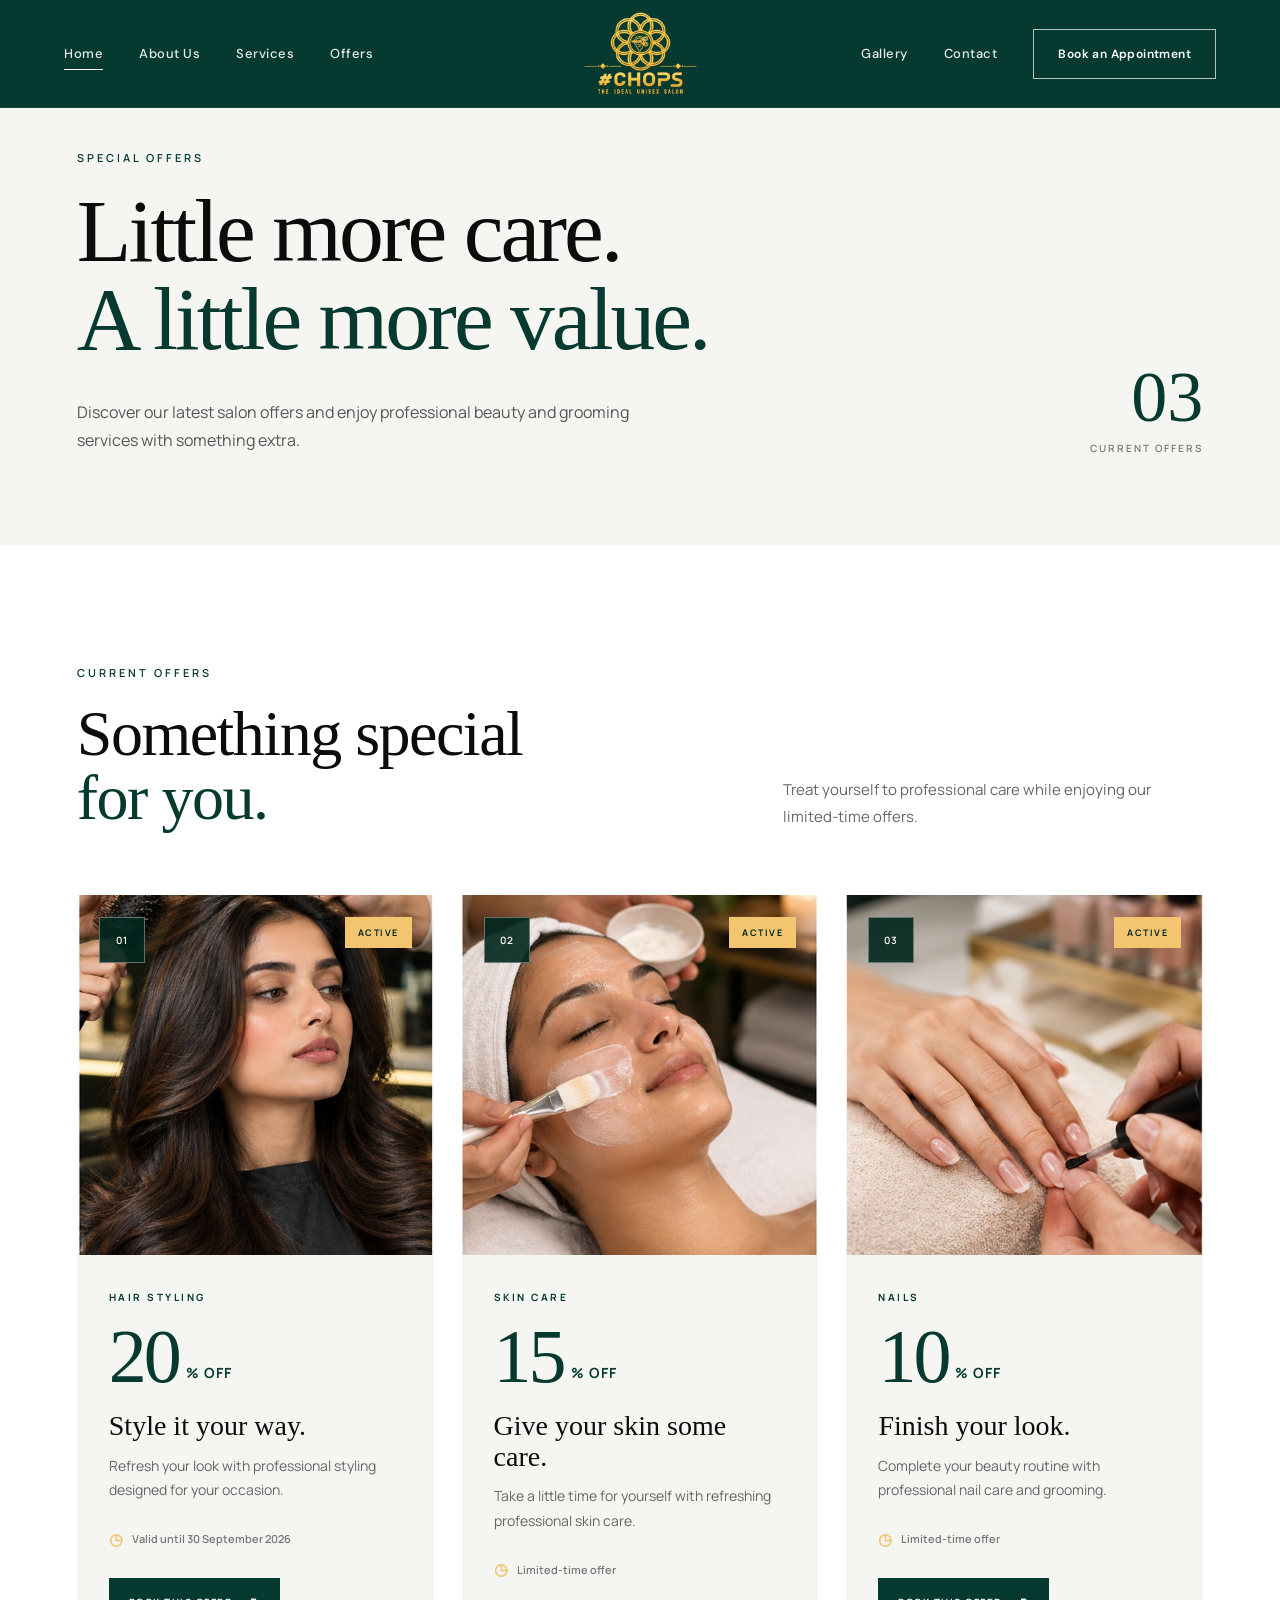
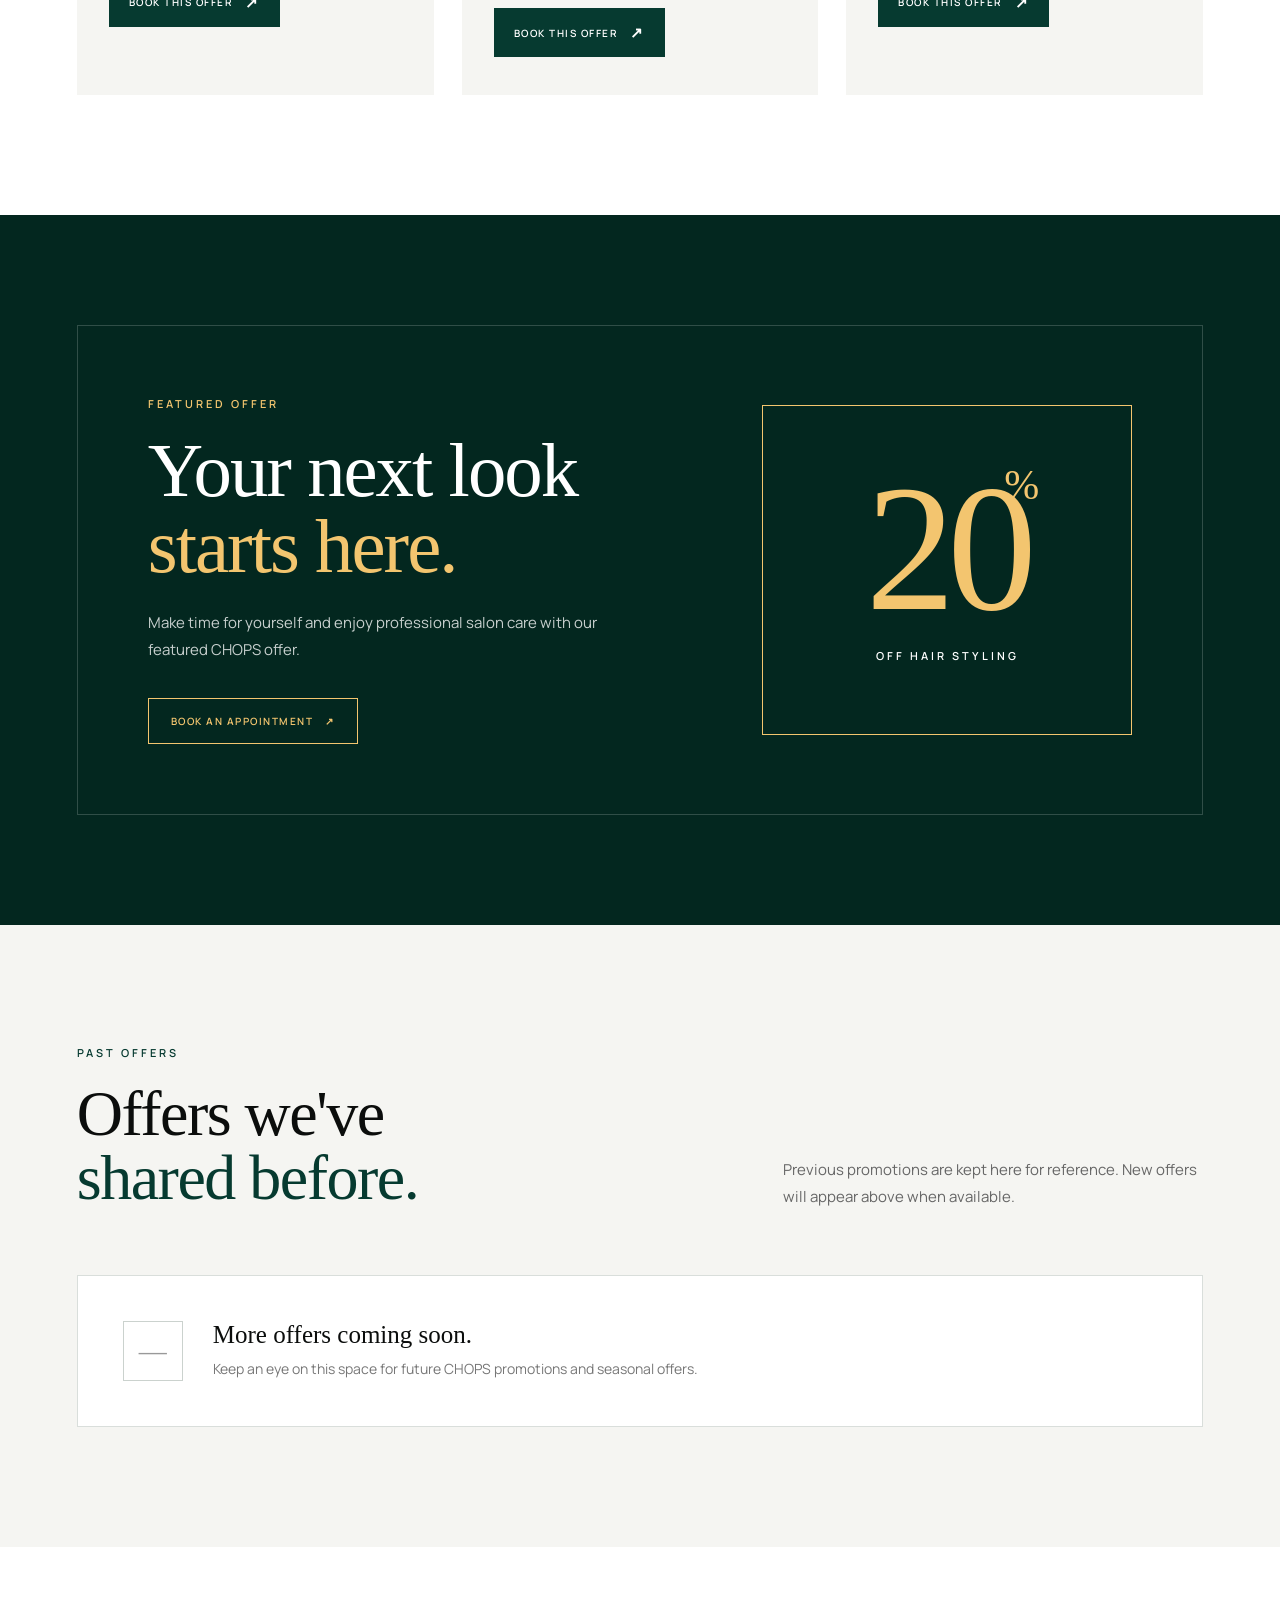
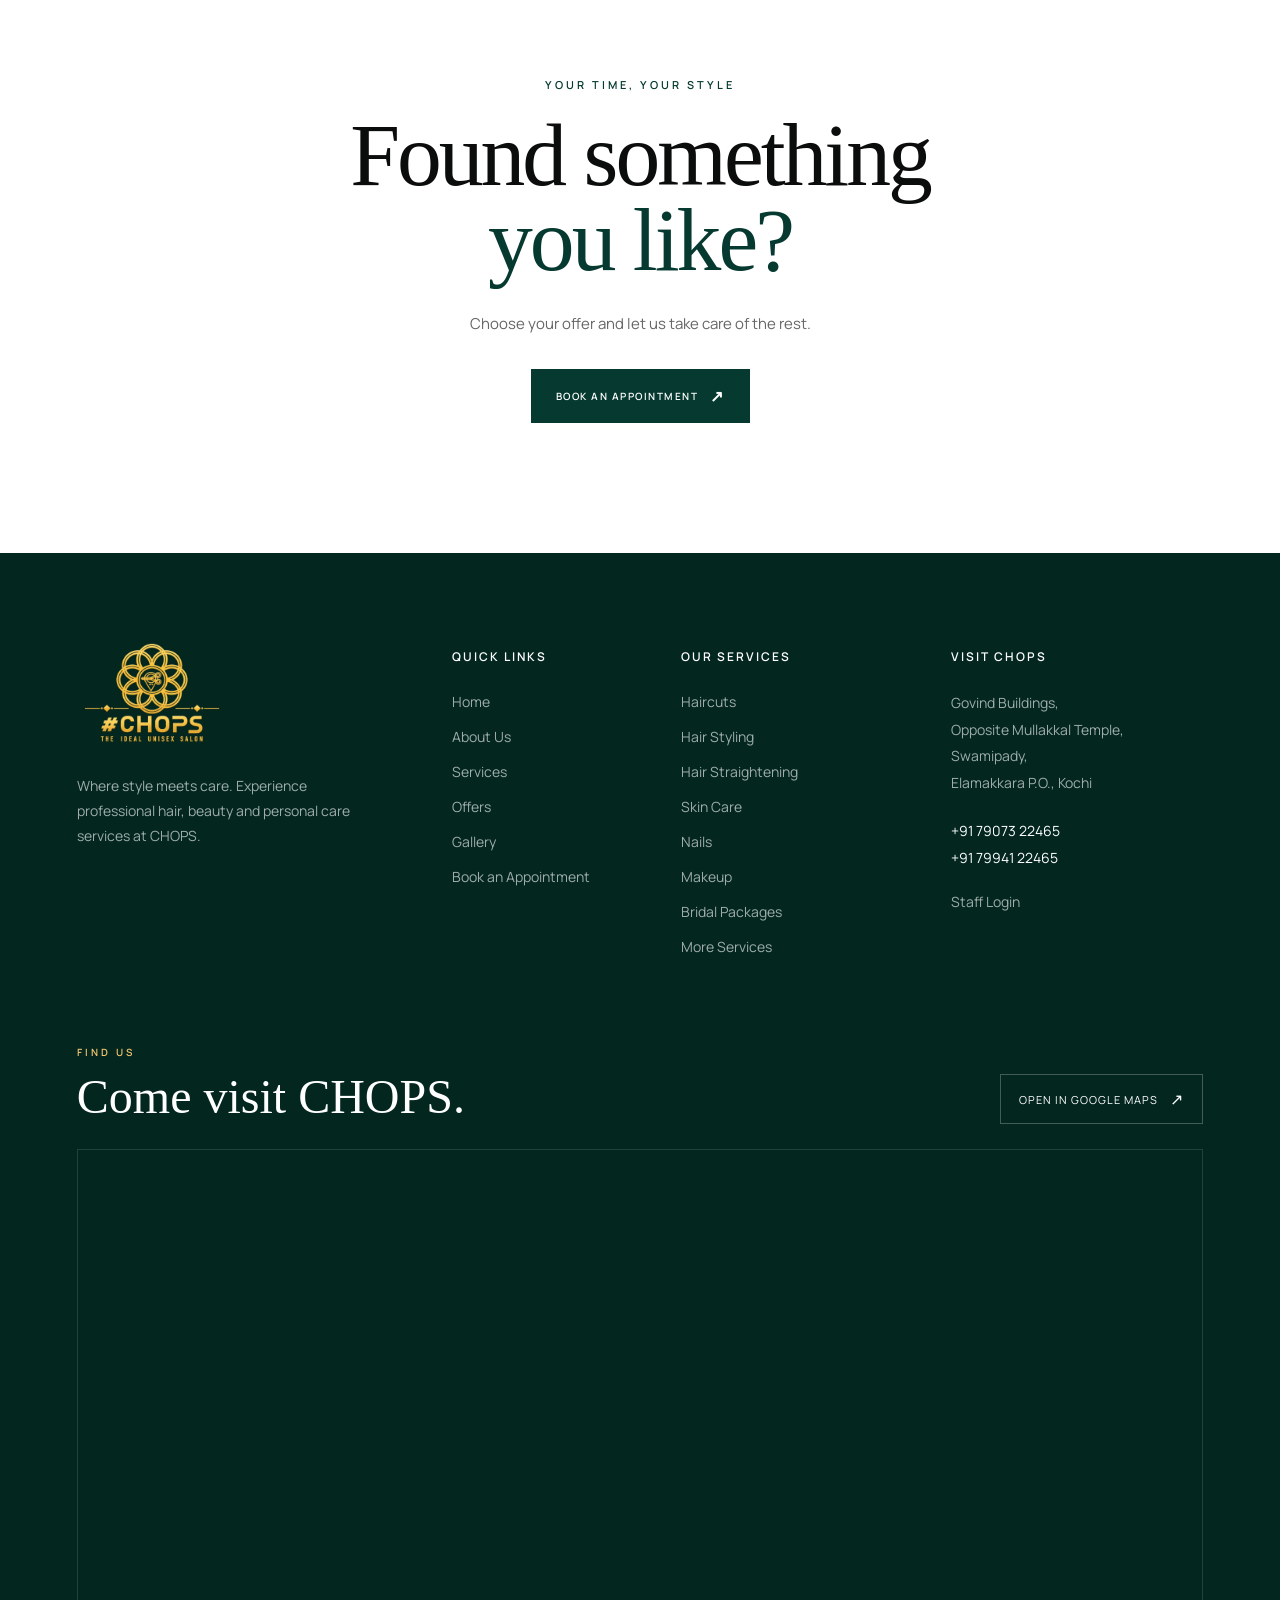
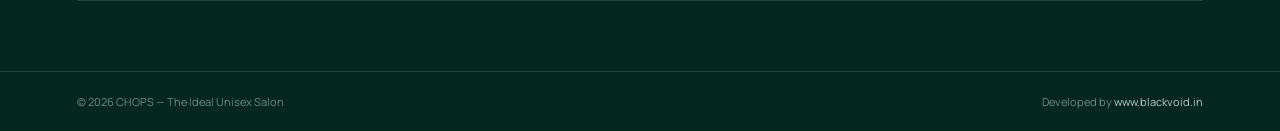
<file: offers.html>
<!DOCTYPE html>
<html lang="en">
<head>
    <meta charset="UTF-8">

    <meta
        name="viewport"
        content="width=device-width, initial-scale=1.0"
    >

    <meta
        name="description"
        content="Discover the latest offers and special promotions at CHOPS — The Ideal Unisex Salon, Elamakkara, Kochi."
    >

    <title>Offers | CHOPS — The Ideal Unisex Salon</title>

    <!-- Google Fonts -->
    <link rel="preconnect" href="https://fonts.googleapis.com">
    <link rel="preconnect" href="https://fonts.gstatic.com" crossorigin>

    <link
        href="https://fonts.googleapis.com/css2?family=DM+Sans:wght@400;500;600;700&family=Manrope:wght@400;500;600;700&display=swap"
        rel="stylesheet"
    >

    <!-- Main CSS -->
    <link rel="stylesheet" href="css/style.css">
</head>

<body>

    <!-- ================================
         NAVBAR
    ================================= -->
    <div id="site-navbar"></div>


    <main>

        <!-- ================================
             OFFERS HERO
        ================================= -->
        <section class="offers-page-hero">

            <div class="offers-page-hero-inner">

                <div class="offers-page-hero-content">

                    <p class="offers-page-eyebrow">
                        SPECIAL OFFERS
                    </p>

                    <h1>
                        Little more care.<br>
                        <span>A little more value.</span>
                    </h1>

                    <p class="offers-page-description">
                        Discover our latest salon offers and enjoy
                        professional beauty and grooming services
                        with something extra.
                    </p>

                </div>

                <div class="offers-page-number">

                    <span>03</span>

                    <small>
                        Current Offers
                    </small>

                </div>

            </div>

        </section>


        <!-- ================================
             CURRENT OFFERS
        ================================= -->
        <section class="current-offers-section">

            <div class="current-offers-inner">

                <div class="offers-section-heading">

                    <div>
                        <p class="offers-page-eyebrow">
                            CURRENT OFFERS
                        </p>

                        <h2>
                            Something special<br>
                            <span>for you.</span>
                        </h2>
                    </div>

                    <p class="offers-heading-description">
                        Treat yourself to professional care
                        while enjoying our limited-time offers.
                    </p>

                </div>


                <!-- OFFER CARDS -->
                <div class="offers-grid">


                    <!-- OFFER 01 -->
                    <article class="offer-page-card">

                        <div class="offer-page-image">

                            <img
                                src="assets/images/offers/hair-styling.jpg"
                                alt="Hair styling at CHOPS"
                            >

                            <span class="offer-card-number">
                                01
                            </span>

                            <span class="offer-status">
                                ACTIVE
                            </span>

                        </div>

                        <div class="offer-page-content">

                            <p class="offer-category">
                                HAIR STYLING
                            </p>

                            <div class="offer-discount">
                                <span>20</span>
                                <small>% OFF</small>
                            </div>

                            <h3>
                                Style it your way.
                            </h3>

                            <p>
                                Refresh your look with professional
                                styling designed for your occasion.
                            </p>

                            <div class="offer-validity">
                                <span>◷</span>
                                Valid until 30 September 2026
                            </div>

                            <a
                                href="index.html#appointment"
                                class="offer-book-button"
                            >
                                Book This Offer
                                <span>↗</span>
                            </a>

                        </div>

                    </article>


                    <!-- OFFER 02 -->
                    <article class="offer-page-card">

                        <div class="offer-page-image">

                            <img
                                src="assets/images/offers/skin-care.jpg"
                                alt="Skin care treatment at CHOPS"
                            >

                            <span class="offer-card-number">
                                02
                            </span>

                            <span class="offer-status">
                                ACTIVE
                            </span>

                        </div>

                        <div class="offer-page-content">

                            <p class="offer-category">
                                SKIN CARE
                            </p>

                            <div class="offer-discount">
                                <span>15</span>
                                <small>% OFF</small>
                            </div>

                            <h3>
                                Give your skin some care.
                            </h3>

                            <p>
                                Take a little time for yourself with
                                refreshing professional skin care.
                            </p>

                            <div class="offer-validity">
                                <span>◷</span>
                                Limited-time offer
                            </div>

                            <a
                                href="index.html#appointment"
                                class="offer-book-button"
                            >
                                Book This Offer
                                <span>↗</span>
                            </a>

                        </div>

                    </article>


                    <!-- OFFER 03 -->
                    <article class="offer-page-card">

                        <div class="offer-page-image">

                            <img
                                src="assets/images/offers/nails.jpg"
                                alt="Nail care at CHOPS"
                            >

                            <span class="offer-card-number">
                                03
                            </span>

                            <span class="offer-status">
                                ACTIVE
                            </span>

                        </div>

                        <div class="offer-page-content">

                            <p class="offer-category">
                                NAILS
                            </p>

                            <div class="offer-discount">
                                <span>10</span>
                                <small>% OFF</small>
                            </div>

                            <h3>
                                Finish your look.
                            </h3>

                            <p>
                                Complete your beauty routine with
                                professional nail care and grooming.
                            </p>

                            <div class="offer-validity">
                                <span>◷</span>
                                Limited-time offer
                            </div>

                            <a
                                href="index.html#appointment"
                                class="offer-book-button"
                            >
                                Book This Offer
                                <span>↗</span>
                            </a>

                        </div>

                    </article>

                </div>

            </div>

        </section>


        <!-- ================================
             FEATURED OFFER
        ================================= -->
        <section class="offers-featured-section">

            <div class="offers-featured-inner">

                <div class="offers-featured-content">

                    <p class="offers-page-eyebrow">
                        FEATURED OFFER
                    </p>

                    <h2>
                        Your next look<br>
                        <span>starts here.</span>
                    </h2>

                    <p>
                        Make time for yourself and enjoy professional
                        salon care with our featured CHOPS offer.
                    </p>

                    <a
                        href="index.html#appointment"
                        class="offers-featured-button"
                    >
                        Book an Appointment
                        <span>↗</span>
                    </a>

                </div>


                <div class="offers-featured-discount">

                    <span class="discount-number">
                        20
                    </span>

                    <span class="discount-percent">
                        %
                    </span>

                    <span class="discount-label">
                        OFF HAIR STYLING
                    </span>

                </div>

            </div>

        </section>


        <!-- ================================
             PAST OFFERS
        ================================= -->
        <section class="past-offers-section">

            <div class="past-offers-inner">

                <div class="offers-section-heading">

                    <div>

                        <p class="offers-page-eyebrow">
                            PAST OFFERS
                        </p>

                        <h2>
                            Offers we've<br>
                            <span>shared before.</span>
                        </h2>

                    </div>

                    <p class="offers-heading-description">
                        Previous promotions are kept here for
                        reference. New offers will appear above
                        when available.
                    </p>

                </div>


                <div class="past-offer-placeholder">

                    <div class="past-offer-placeholder-number">
                        —
                    </div>

                    <div>

                        <h3>
                            More offers coming soon.
                        </h3>

                        <p>
                            Keep an eye on this space for future
                            CHOPS promotions and seasonal offers.
                        </p>

                    </div>

                </div>

            </div>

        </section>


        <!-- ================================
             CTA
        ================================= -->
        <section class="offers-page-cta">

            <div class="offers-page-cta-inner">

                <p class="offers-page-eyebrow">
                    YOUR TIME, YOUR STYLE
                </p>

                <h2>
                    Found something<br>
                    <span>you like?</span>
                </h2>

                <p>
                    Choose your offer and let us take care
                    of the rest.
                </p>

                <a
                    href="index.html#appointment"
                    class="offers-cta-button"
                >
                    Book an Appointment
                    <span>↗</span>
                </a>

            </div>

        </section>

    </main>


    <!-- ================================
         FOOTER
    ================================= -->
    <div id="site-footer"></div>


    <!-- JavaScript -->
    <script src="js/main.js"></script>
    <script src="js/components.js"></script>

</body>
</html>
</file>
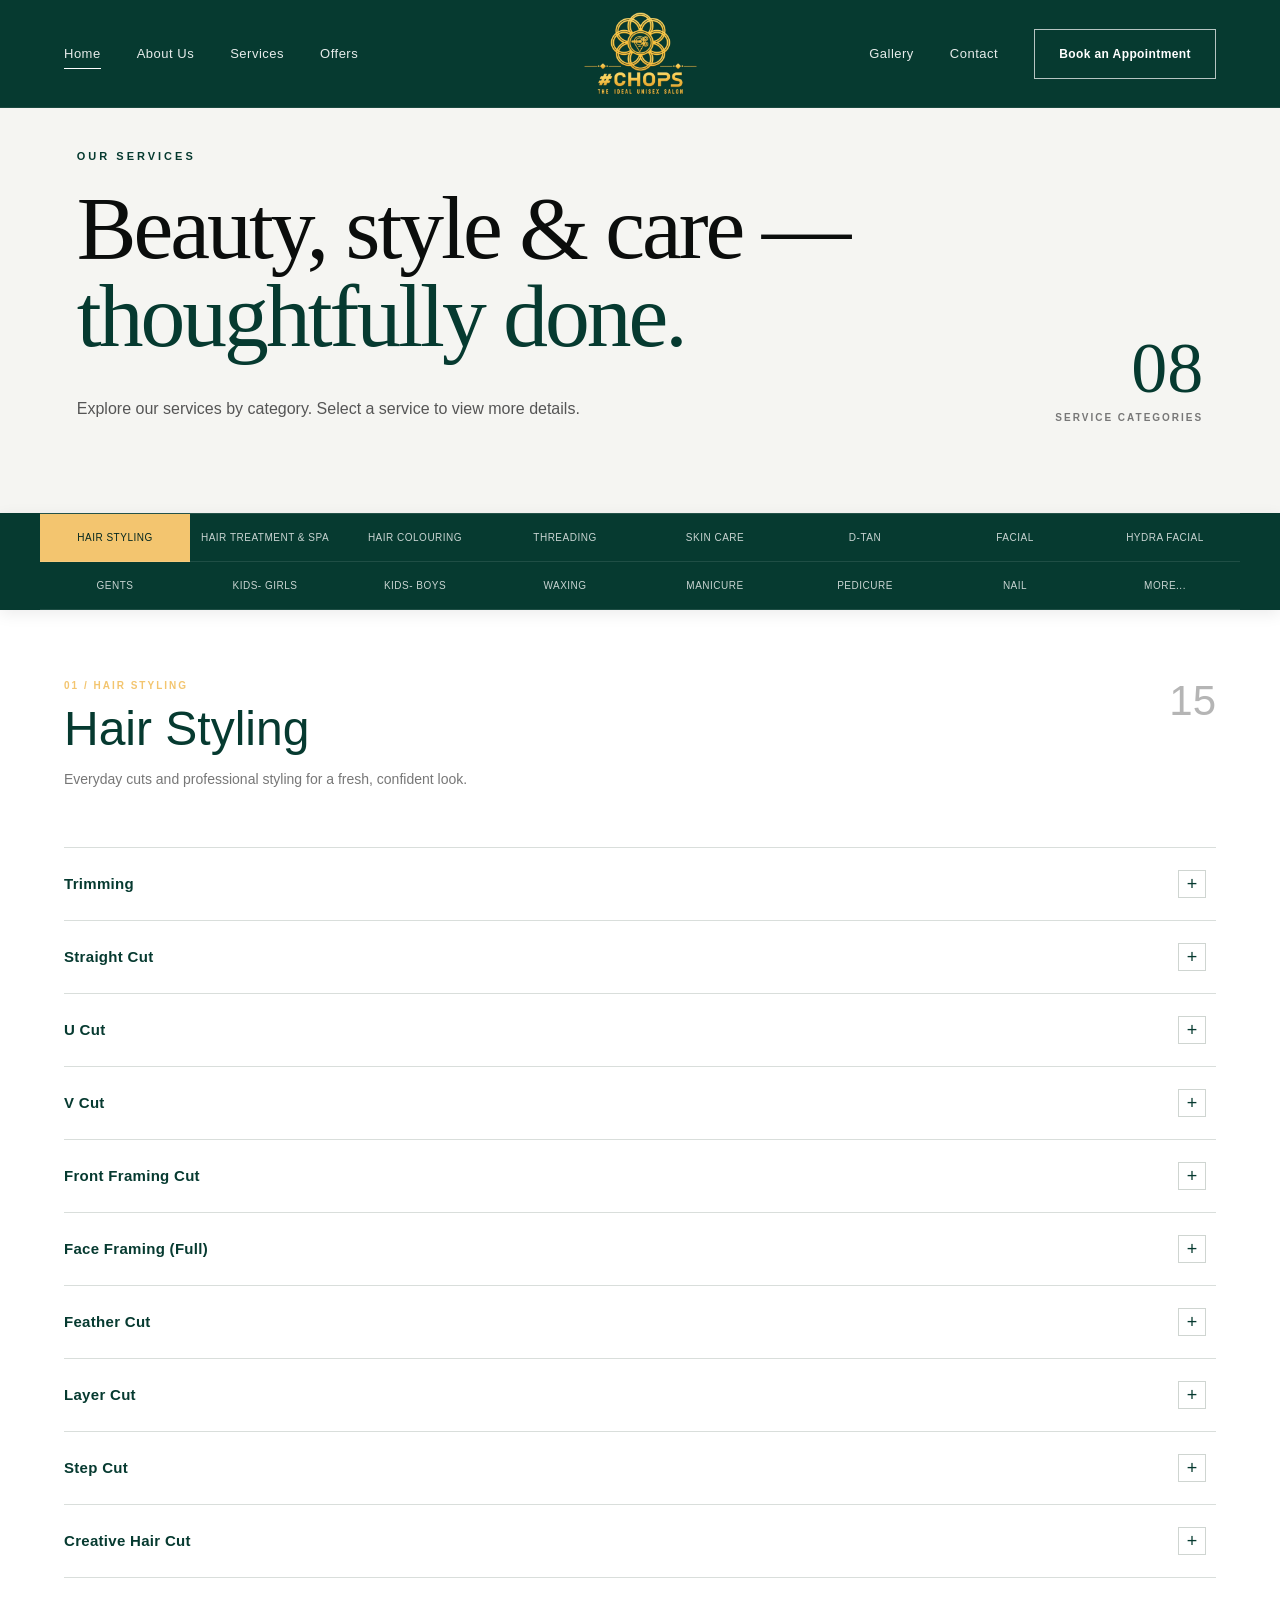
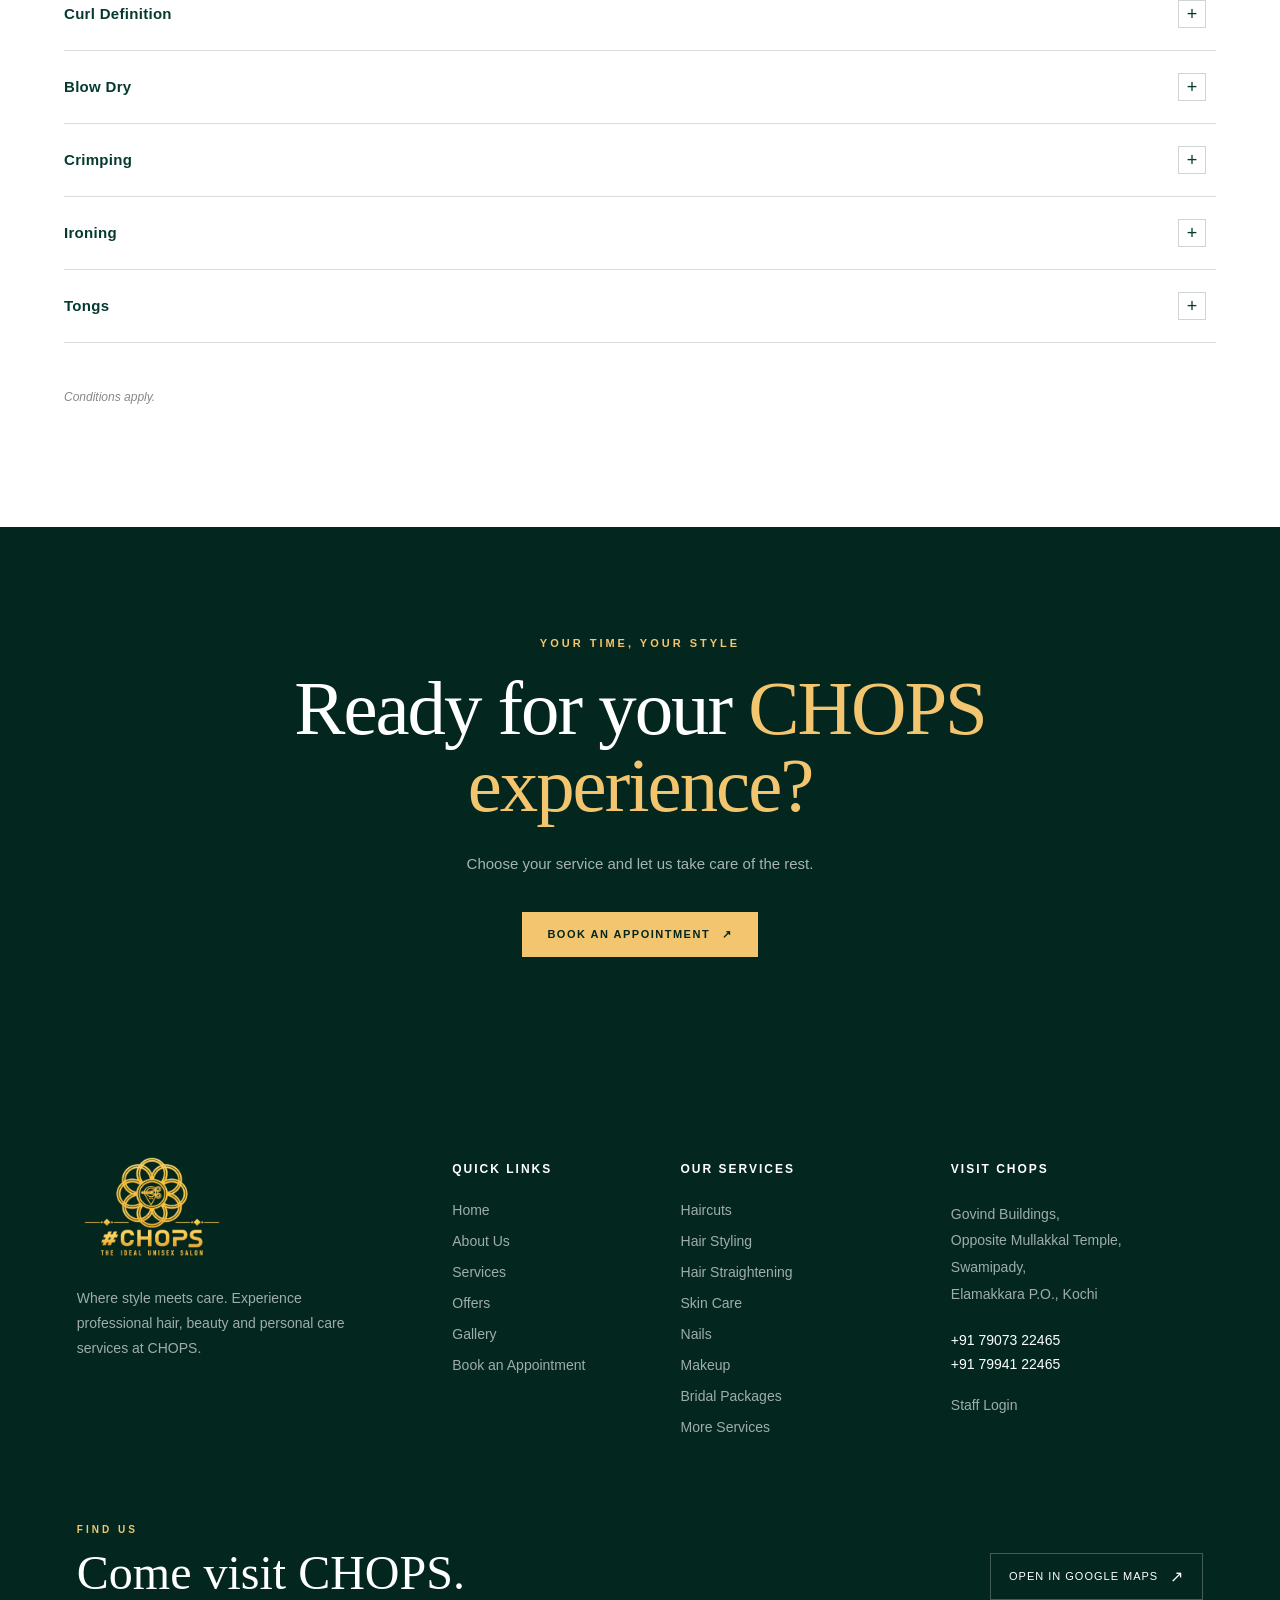
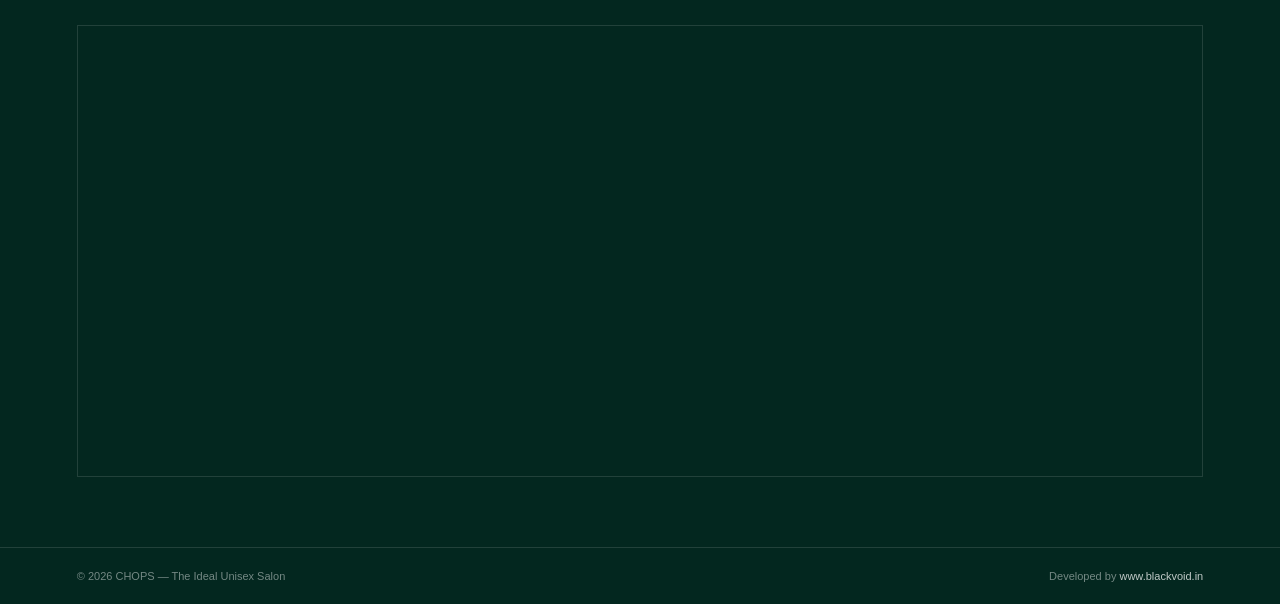
<file: services.html>
<!DOCTYPE html>
<html lang="en">
<head>
    <meta charset="UTF-8">
    <meta name="viewport" content="width=device-width, initial-scale=1.0">

    <title>Services | CHOPS — The Ideal Unisex Salon</title>

    <meta
        name="description"
        content="Explore the services available at CHOPS — The Ideal Unisex Salon."
    >

    <link rel="stylesheet" href="css/style.css">
    <link rel="stylesheet" href="css/service.css">
</head>

<body>

<div id="site-navbar"></div>


<main>

    <!-- =====================================================
         SERVICES HERO
    ====================================================== -->

    <section class="services-page-hero services-compact-hero">

        <div class="services-hero-inner">

            <div class="services-hero-content">

                <p class="services-eyebrow">
                    OUR SERVICES
                </p>

                <h1>
                    Beauty, style &amp; care —
                    <span>thoughtfully done.</span>
                </h1>

                <p class="services-hero-description">
                    Explore our services by category.
                    Select a service to view more details.
                </p>

            </div>


            <div class="services-hero-number">

                <span>08</span>

                <small>
                    Service Categories
                </small>

            </div>

        </div>

    </section>



    <!-- =====================================================
         SERVICE BROWSER
    ====================================================== -->

    <section class="service-browser-section">
        <div class="service-browser-inner">

            <div class="service-category-tabs-wrapper">
                <div class="service-category-tabs-inner">
                    <div class="service-category-list">
                    <button class="service-category-button active" data-category="hair-styling" type="button">
                        <span>Hair Styling</span>
                    </button>

                    <button class="service-category-button" data-category="hair-treatment" type="button">
                        <span>Hair Treatment &amp; Spa</span>
                    </button>

                    <button class="service-category-button" data-category="hair-colouring" type="button">
                        <span>Hair Colouring</span>
                    </button>

                    <button class="service-category-button" data-category="threading" type="button">
                        <span>Threading</span>
                    </button>

                    <button class="service-category-button" data-category="skin-care" type="button">
                        <span>Skin Care</span>
                    </button>

                    <button class="service-category-button" data-category="dtan" type="button">
                        <span>D-TAN</span>
                    </button>

                    <button class="service-category-button" data-category="facial" type="button">
                        <span>Facial</span>
                    </button>

                    <button class="service-category-button" data-category="hydra-facial" type="button">
                        <span>Hydra Facial</span>
                    </button>

                    <button class="service-category-button" data-category="gents" type="button">
                        <span>Gents</span>
                    </button>

                    <button class="service-category-button" data-category="kids-girls" type="button">
                        <span>Kids- GIRLS</span>
                    </button>

                    <button class="service-category-button" data-category="kids-boys" type="button">
                        <span>Kids- BOYS</span>
                    </button>

                    <button class="service-category-button" data-category="waxing" type="button">
                        <span>Waxing</span>
                    </button>

                    <button class="service-category-button" data-category="manicure" type="button">
                        <span>Manicure</span>
                    </button>

                    <button class="service-category-button" data-category="pedicure" type="button">
                        <span>Pedicure</span>
                    </button>

                    <button class="service-category-button" data-category="nail" type="button">
                        <span>Nail</span>
                    </button>

                    <button class="service-category-button" data-category="more" type="button">
                        <span>More...</span>
                    </button>
                    </div>
                </div>
            </div>

            <div class="service-content-panel" id="service-content-panel">

                <article class="service-category-content active" data-category-content="hair-styling">
                    <header class="service-category-header">
                        <div>
                            <p class="service-category-eyebrow">01 / HAIR STYLING</p>
                            <h2>Hair Styling</h2>
                            <p>
                                Everyday cuts and professional styling for a fresh, confident look.
                            </p>
                        </div>
                        <span class="service-category-count">15</span>
                    </header>

                    <div class="service-accordion">
                        <div class="service-item">
                            <button class="service-item-header" type="button" aria-expanded="false">
                                <span class="service-item-name">Trimming</span>
                                <span class="service-toggle">+</span>
                            </button>

                            <div class="service-item-content">
                                <div class="service-item-image">
                                    <img
                                        src="assets/images/services/trimming.png"
                                        alt="Trimming at CHOPS"
                                        loading="lazy"
                                    >
                                </div>

                                <div class="service-item-details">
                                    <span class="service-item-number">01</span>
                                    <h3>Trimming</h3>
                                    <p>
                                        A simple trim to refresh the ends, remove split ends, and maintain
                                    the shape and health of your existing hairstyle.
                                    </p>
                                </div>
                            </div>
                        </div>

                        <div class="service-item">
                            <button class="service-item-header" type="button" aria-expanded="false">
                                <span class="service-item-name">Straight Cut</span>
                                <span class="service-toggle">+</span>
                            </button>

                            <div class="service-item-content">
                                <div class="service-item-image">
                                    <img
                                        src="assets/images/services/straightcut.png"
                                        alt="Straight Cut at CHOPS"
                                        loading="lazy"
                                    >
                                </div>

                                <div class="service-item-details">
                                    <span class="service-item-number">02</span>
                                    <h3>Straight Cut</h3>
                                    <p>
                                        A clean, classic straight cut that creates an even, polished
                                    finish and keeps your hair looking neat and easy to maintain.
                                    </p>
                                </div>
                            </div>
                        </div>

                        <div class="service-item">
                            <button class="service-item-header" type="button" aria-expanded="false">
                                <span class="service-item-name">U Cut</span>
                                <span class="service-toggle">+</span>
                            </button>

                            <div class="service-item-content">
                                <div class="service-item-image">
                                    <img
                                        src="assets/images/services/Ucut.png"
                                        alt="U Cut at CHOPS"
                                        loading="lazy"
                                    >
                                </div>

                                <div class="service-item-details">
                                    <span class="service-item-number">03</span>
                                    <h3>U Cut</h3>
                                    <p>
                                        A soft U-shaped cut that adds gentle movement and shape while
                                    maintaining good length for an elegant and natural finish.
                                    </p>
                                </div>
                            </div>
                        </div>

                        <div class="service-item">
                            <button class="service-item-header" type="button" aria-expanded="false">
                                <span class="service-item-name">V Cut</span>
                                <span class="service-toggle">+</span>
                            </button>

                            <div class="service-item-content">
                                <div class="service-item-image">
                                    <img
                                        src="assets/images/services/VCut.png"
                                        alt="V Cut at CHOPS"
                                        loading="lazy"
                                    >
                                </div>

                                <div class="service-item-details">
                                    <span class="service-item-number">04</span>
                                    <h3>V Cut</h3>
                                    <p>
                                        A stylish V-shaped cut that creates a defined tapered finish at
                                    the back while keeping the overall length beautifully balanced.
                                    </p>
                                </div>
                            </div>
                        </div>

                        <div class="service-item">
                            <button class="service-item-header" type="button" aria-expanded="false">
                                <span class="service-item-name">Front Framing Cut</span>
                                <span class="service-toggle">+</span>
                            </button>

                            <div class="service-item-content">
                                <div class="service-item-image">
                                    <img
                                        src="assets/images/services/frontcut.png"
                                        alt="Front Framing Cut at CHOPS"
                                        loading="lazy"
                                    >
                                </div>

                                <div class="service-item-details">
                                    <span class="service-item-number">05</span>
                                    <h3>Front Framing Cut</h3>
                                    <p>
                                        Face-enhancing layers around the front that add shape and movement
                                    while creating a soft, flattering frame around your features.
                                    </p>
                                </div>
                            </div>
                        </div>

                        <div class="service-item">
                            <button class="service-item-header" type="button" aria-expanded="false">
                                <span class="service-item-name">Face Framing (Full)</span>
                                <span class="service-toggle">+</span>
                            </button>

                            <div class="service-item-content">
                                <div class="service-item-image">
                                    <img
                                        src="assets/images/services/faceframing.png"
                                        alt="Face Framing (Full) at CHOPS"
                                        loading="lazy"
                                    >
                                </div>

                                <div class="service-item-details">
                                    <span class="service-item-number">06</span>
                                    <h3>Face Framing (Full)</h3>
                                    <p>
                                        Full face-framing layers designed to blend beautifully around the
                                    face, creating softness, movement, and a balanced finish
                                    throughout the hairstyle.
                                    </p>
                                </div>
                            </div>
                        </div>

                        <div class="service-item">
                            <button class="service-item-header" type="button" aria-expanded="false">
                                <span class="service-item-name">Feather Cut</span>
                                <span class="service-toggle">+</span>
                            </button>

                            <div class="service-item-content">
                                <div class="service-item-image">
                                    <img
                                        src="assets/images/services/feathercut.png"
                                        alt="Feather Cut at CHOPS"
                                        loading="lazy"
                                    >
                                </div>

                                <div class="service-item-details">
                                    <span class="service-item-number">07</span>
                                    <h3>Feather Cut</h3>
                                    <p>
                                        A lightweight feathered cut that creates soft, flowing layers and
                                    natural movement for an effortless and stylish finish.
                                    </p>
                                </div>
                            </div>
                        </div>

                        <div class="service-item">
                            <button class="service-item-header" type="button" aria-expanded="false">
                                <span class="service-item-name">Layer Cut</span>
                                <span class="service-toggle">+</span>
                            </button>

                            <div class="service-item-content">
                                <div class="service-item-image">
                                    <img
                                        src="assets/images/services/layercut.png"
                                        alt="Layer Cut at CHOPS"
                                        loading="lazy"
                                    >
                                </div>

                                <div class="service-item-details">
                                    <span class="service-item-number">08</span>
                                    <h3>Layer Cut</h3>
                                    <p>
                                        Carefully blended layers that add volume, movement, and dimension
                                    while giving your hair a fresh and versatile look.
                                    </p>
                                </div>
                            </div>
                        </div>

                        <div class="service-item">
                            <button class="service-item-header" type="button" aria-expanded="false">
                                <span class="service-item-name">Step Cut</span>
                                <span class="service-toggle">+</span>
                            </button>

                            <div class="service-item-content">
                                <div class="service-item-image">
                                    <img
                                        src="assets/images/services/stepcut.png"
                                        alt="Step Cut at CHOPS"
                                        loading="lazy"
                                    >
                                </div>

                                <div class="service-item-details">
                                    <span class="service-item-number">09</span>
                                    <h3>Step Cut</h3>
                                    <p>
                                        A structured step cut with defined sections that adds noticeable
                                    shape and movement while creating a stylish, layered appearance.
                                    </p>
                                </div>
                            </div>
                        </div>

                        <div class="service-item">
                            <button class="service-item-header" type="button" aria-expanded="false">
                                <span class="service-item-name">Creative Hair Cut</span>
                                <span class="service-toggle">+</span>
                            </button>

                            <div class="service-item-content">
                                <div class="service-item-image">
                                    <img
                                        src="assets/images/services/creativecut.png"
                                        alt="Creative Hair Cut at CHOPS"
                                        loading="lazy"
                                    >
                                </div>

                                <div class="service-item-details">
                                    <span class="service-item-number">10</span>
                                    <h3>Creative Hair Cut</h3>
                                    <p>
                                        A personalised haircut created around your features, hair texture,
                                    and preferred style for a distinctive and individual look.
                                    </p>
                                </div>
                            </div>
                        </div>

                        <div class="service-item">
                            <button class="service-item-header" type="button" aria-expanded="false">
                                <span class="service-item-name">Curl Definition</span>
                                <span class="service-toggle">+</span>
                            </button>

                            <div class="service-item-content">
                                <div class="service-item-image">
                                    <img
                                        src="assets/images/services/curldefinition.png"
                                        alt="Curl Definition at CHOPS"
                                        loading="lazy"
                                    >
                                </div>

                                <div class="service-item-details">
                                    <span class="service-item-number">11</span>
                                    <h3>Curl Definition</h3>
                                    <p>
                                        Styling focused on enhancing the natural pattern of your curls,
                                    giving them better definition, shape, movement, and a polished
                                    finish.
                                    </p>
                                </div>
                            </div>
                        </div>

                        <div class="service-item">
                            <button class="service-item-header" type="button" aria-expanded="false">
                                <span class="service-item-name">Blow Dry</span>
                                <span class="service-toggle">+</span>
                            </button>

                            <div class="service-item-content">
                                <div class="service-item-image">
                                    <img
                                        src="assets/images/services/blowdry.png"
                                        alt="Blow Dry at CHOPS"
                                        loading="lazy"
                                    >
                                </div>

                                <div class="service-item-details">
                                    <span class="service-item-number">12</span>
                                    <h3>Blow Dry</h3>
                                    <p>
                                        Professional blow-drying for a smooth, polished finish with added
                                    volume and movement, perfect for refreshing your look for any
                                    occasion.
                                    </p>
                                </div>
                            </div>
                        </div>

                        <div class="service-item">
                            <button class="service-item-header" type="button" aria-expanded="false">
                                <span class="service-item-name">Crimping</span>
                                <span class="service-toggle">+</span>
                            </button>

                            <div class="service-item-content">
                                <div class="service-item-image">
                                    <img
                                        src="assets/images/services/crimping.png"
                                        alt="Crimping at CHOPS"
                                        loading="lazy"
                                    >
                                </div>

                                <div class="service-item-details">
                                    <span class="service-item-number">13</span>
                                    <h3>Crimping</h3>
                                    <p>
                                        A textured styling service that creates defined crimped waves
                                    throughout the hair for a playful, voluminous, and distinctive
                                    finish.
                                    </p>
                                </div>
                            </div>
                        </div>

                        <div class="service-item">
                            <button class="service-item-header" type="button" aria-expanded="false">
                                <span class="service-item-name">Ironing</span>
                                <span class="service-toggle">+</span>
                            </button>

                            <div class="service-item-content">
                                <div class="service-item-image">
                                    <img
                                        src="assets/images/services/iorning.png"
                                        alt="Ironing at CHOPS"
                                        loading="lazy"
                                    >
                                </div>

                                <div class="service-item-details">
                                    <span class="service-item-number">14</span>
                                    <h3>Ironing</h3>
                                    <p>
                                        Professional hair ironing to create a smooth, sleek, and polished
                                    appearance while giving the hair a neat and refined finish.
                                    </p>
                                </div>
                            </div>
                        </div>

                        <div class="service-item">
                            <button class="service-item-header" type="button" aria-expanded="false">
                                <span class="service-item-name">Tongs</span>
                                <span class="service-toggle">+</span>
                            </button>

                            <div class="service-item-content">
                                <div class="service-item-image">
                                    <img
                                        src="assets/images/services/tongs.png"
                                        alt="Tongs at CHOPS"
                                        loading="lazy"
                                    >
                                </div>

                                <div class="service-item-details">
                                    <span class="service-item-number">15</span>
                                    <h3>Tongs</h3>
                                    <p>
                                        Heat styling with tongs to create soft waves, curls, or defined
                                    movement, giving your hair a stylish and beautifully finished
                                    appearance.
                                    </p>
                                </div>
                            </div>
                        </div>
                    </div>
                </article>
                <article class="service-category-content" data-category-content="hair-treatment">
                    <header class="service-category-header">
                        <div>
                            <p class="service-category-eyebrow">02 / HAIR TREATMENT & SPA</p>
                            <h2>Hair Treatment & Spa</h2>
                            <p>
                                Smoothing, spa, and treatment services designed to care for and improve hair manageability.
                            </p>
                        </div>
                        <span class="service-category-count">10</span>
                    </header>

                    <div class="service-accordion">
                        <div class="service-item">
                            <button class="service-item-header" type="button" aria-expanded="false">
                                <span class="service-item-name">Keratin</span>
                                <span class="service-toggle">+</span>
                            </button>

                            <div class="service-item-content">
                                <div class="service-item-image">
                                    <img
                                        src="assets/images/services/salon-logo.png"
                                        alt="Keratin at CHOPS"
                                        loading="lazy"
                                    >
                                </div>

                                <div class="service-item-details">
                                    <span class="service-item-number">01</span>
                                    <h3>Keratin</h3>
                                    <p>
                                        A smoothing treatment designed to reduce frizz and improve
                                    manageability, leaving the hair smoother, softer, and easier to
                                    style.
                                    </p>
                                </div>
                            </div>
                        </div>

                        <div class="service-item">
                            <button class="service-item-header" type="button" aria-expanded="false">
                                <span class="service-item-name">Smoothening</span>
                                <span class="service-toggle">+</span>
                            </button>

                            <div class="service-item-content">
                                <div class="service-item-image">
                                    <img
                                        src="assets/images/services/salon-logo.png"
                                        alt="Smoothening at CHOPS"
                                        loading="lazy"
                                    >
                                </div>

                                <div class="service-item-details">
                                    <span class="service-item-number">02</span>
                                    <h3>Smoothening</h3>
                                    <p>
                                        A professional smoothening treatment that helps control frizz and
                                    gives the hair a smoother, softer, and more manageable finish.
                                    </p>
                                </div>
                            </div>
                        </div>

                        <div class="service-item">
                            <button class="service-item-header" type="button" aria-expanded="false">
                                <span class="service-item-name">Permanent Blow Dry</span>
                                <span class="service-toggle">+</span>
                            </button>

                            <div class="service-item-content">
                                <div class="service-item-image">
                                    <img
                                        src="assets/images/services/salon-logo.png"
                                        alt="Permanent Blow Dry at CHOPS"
                                        loading="lazy"
                                    >
                                </div>

                                <div class="service-item-details">
                                    <span class="service-item-number">03</span>
                                    <h3>Permanent Blow Dry</h3>
                                    <p>
                                        A long-lasting smoothing service designed to make the hair easier
                                    to manage while creating a sleek and polished appearance.
                                    </p>
                                </div>
                            </div>
                        </div>

                        <div class="service-item">
                            <button class="service-item-header" type="button" aria-expanded="false">
                                <span class="service-item-name">Botox</span>
                                <span class="service-toggle">+</span>
                            </button>

                            <div class="service-item-content">
                                <div class="service-item-image">
                                    <img
                                        src="assets/images/services/salon-logo.png"
                                        alt="Botox at CHOPS"
                                        loading="lazy"
                                    >
                                </div>

                                <div class="service-item-details">
                                    <span class="service-item-number">04</span>
                                    <h3>Botox</h3>
                                    <p>
                                        An intensive hair treatment focused on improving the look and feel
                                    of dry, dull, or damaged hair, leaving it softer, smoother, and
                                    more manageable.
                                    </p>
                                </div>
                            </div>
                        </div>

                        <div class="service-item">
                            <button class="service-item-header" type="button" aria-expanded="false">
                                <span class="service-item-name">Nano Plastia</span>
                                <span class="service-toggle">+</span>
                            </button>

                            <div class="service-item-content">
                                <div class="service-item-image">
                                    <img
                                        src="assets/images/services/salon-logo.png"
                                        alt="Nano Plastia at CHOPS"
                                        loading="lazy"
                                    >
                                </div>

                                <div class="service-item-details">
                                    <span class="service-item-number">05</span>
                                    <h3>Nano Plastia</h3>
                                    <p>
                                        An advanced smoothing treatment designed to improve manageability,
                                    reduce frizz, and give the hair a smooth, polished, and
                                    healthy-looking finish.
                                    </p>
                                </div>
                            </div>
                        </div>

                        <div class="service-item">
                            <button class="service-item-header" type="button" aria-expanded="false">
                                <span class="service-item-name">Kera Smoothening</span>
                                <span class="service-toggle">+</span>
                            </button>

                            <div class="service-item-content">
                                <div class="service-item-image">
                                    <img
                                        src="assets/images/services/salon-logo.png"
                                        alt="Kera Smoothening at CHOPS"
                                        loading="lazy"
                                    >
                                </div>

                                <div class="service-item-details">
                                    <span class="service-item-number">06</span>
                                    <h3>Kera Smoothening</h3>
                                    <p>
                                        A keratin-focused smoothing service that helps control frizz and
                                    improve softness, leaving the hair sleek, manageable, and
                                    beautifully finished.
                                    </p>
                                </div>
                            </div>
                        </div>

                        <div class="service-item">
                            <button class="service-item-header" type="button" aria-expanded="false">
                                <span class="service-item-name">Hot Oil Massage (Almond &amp; Olive)</span>
                                <span class="service-toggle">+</span>
                            </button>

                            <div class="service-item-content">
                                <div class="service-item-image">
                                    <img
                                        src="assets/images/services/salon-logo.png"
                                        alt="Hot Oil Massage (Almond &amp; Olive) at CHOPS"
                                        loading="lazy"
                                    >
                                </div>

                                <div class="service-item-details">
                                    <span class="service-item-number">07</span>
                                    <h3>Hot Oil Massage (Almond &amp; Olive)</h3>
                                    <p>
                                        A nourishing hot oil massage using almond and olive oils to
                                    condition the hair and scalp while leaving the hair feeling softer
                                    and more cared for.
                                    </p>
                                </div>
                            </div>
                        </div>

                        <div class="service-item">
                            <button class="service-item-header" type="button" aria-expanded="false">
                                <span class="service-item-name">Normal Spa</span>
                                <span class="service-toggle">+</span>
                            </button>

                            <div class="service-item-content">
                                <div class="service-item-image">
                                    <img
                                        src="assets/images/services/salon-logo.png"
                                        alt="Normal Spa at CHOPS"
                                        loading="lazy"
                                    >
                                </div>

                                <div class="service-item-details">
                                    <span class="service-item-number">08</span>
                                    <h3>Normal Spa</h3>
                                    <p>
                                        A relaxing hair spa designed to cleanse, condition, and nourish
                                    the hair while helping restore softness, smoothness, and
                                    manageability.
                                    </p>
                                </div>
                            </div>
                        </div>

                        <div class="service-item">
                            <button class="service-item-header" type="button" aria-expanded="false">
                                <span class="service-item-name">Keratin Spa</span>
                                <span class="service-toggle">+</span>
                            </button>

                            <div class="service-item-content">
                                <div class="service-item-image">
                                    <img
                                        src="assets/images/services/salon-logo.png"
                                        alt="Keratin Spa at CHOPS"
                                        loading="lazy"
                                    >
                                </div>

                                <div class="service-item-details">
                                    <span class="service-item-number">09</span>
                                    <h3>Keratin Spa</h3>
                                    <p>
                                        A nourishing spa treatment focused on smoothing and conditioning
                                    the hair, helping improve softness, manageability, and overall
                                    hair appearance.
                                    </p>
                                </div>
                            </div>
                        </div>

                        <div class="service-item">
                            <button class="service-item-header" type="button" aria-expanded="false">
                                <span class="service-item-name">Dandruff Treatment</span>
                                <span class="service-toggle">+</span>
                            </button>

                            <div class="service-item-content">
                                <div class="service-item-image">
                                    <img
                                        src="assets/images/services/salon-logo.png"
                                        alt="Dandruff Treatment at CHOPS"
                                        loading="lazy"
                                    >
                                </div>

                                <div class="service-item-details">
                                    <span class="service-item-number">10</span>
                                    <h3>Dandruff Treatment</h3>
                                    <p>
                                        A scalp-focused treatment designed to cleanse the scalp and help
                                    manage visible dandruff while leaving the scalp feeling refreshed
                                    and comfortable.
                                    </p>
                                </div>
                            </div>
                        </div>
                    </div>
                </article>
                <article class="service-category-content" data-category-content="hair-colouring">
                    <header class="service-category-header">
                        <div>
                            <p class="service-category-eyebrow">03 / HAIR COLOURING</p>
                            <h2>Hair Colouring</h2>
                            <p>
                                Professional colouring services for refreshed, dimensional, and beautifully finished hair.
                            </p>
                        </div>
                        <span class="service-category-count">12</span>
                    </header>

                    <div class="service-accordion">
                        <div class="service-item">
                            <button class="service-item-header" type="button" aria-expanded="false">
                                <span class="service-item-name">Root Touch Half (Dye)</span>
                                <span class="service-toggle">+</span>
                            </button>

                            <div class="service-item-content">
                                <div class="service-item-image">
                                    <img
                                        src="assets/images/services/salon-logo.png"
                                        alt="Root Touch Half (Dye) at CHOPS"
                                        loading="lazy"
                                    >
                                </div>

                                <div class="service-item-details">
                                    <span class="service-item-number">01</span>
                                    <h3>Root Touch Half (Dye)</h3>
                                    <p>
                                        A root touch-up using dye to refresh visible regrowth in the
                                    selected half section and maintain a neat, consistent hair colour.
                                    </p>
                                </div>
                            </div>
                        </div>

                        <div class="service-item">
                            <button class="service-item-header" type="button" aria-expanded="false">
                                <span class="service-item-name">Root Touch Full (Dye)</span>
                                <span class="service-toggle">+</span>
                            </button>

                            <div class="service-item-content">
                                <div class="service-item-image">
                                    <img
                                        src="assets/images/services/salon-logo.png"
                                        alt="Root Touch Full (Dye) at CHOPS"
                                        loading="lazy"
                                    >
                                </div>

                                <div class="service-item-details">
                                    <span class="service-item-number">02</span>
                                    <h3>Root Touch Full (Dye)</h3>
                                    <p>
                                        A full root touch-up using dye to refresh regrowth and maintain a
                                    more even and polished colour appearance throughout the roots.
                                    </p>
                                </div>
                            </div>
                        </div>

                        <div class="service-item">
                            <button class="service-item-header" type="button" aria-expanded="false">
                                <span class="service-item-name">Global (Dye)</span>
                                <span class="service-toggle">+</span>
                            </button>

                            <div class="service-item-content">
                                <div class="service-item-image">
                                    <img
                                        src="assets/images/services/salon-logo.png"
                                        alt="Global (Dye) at CHOPS"
                                        loading="lazy"
                                    >
                                </div>

                                <div class="service-item-details">
                                    <span class="service-item-number">03</span>
                                    <h3>Global (Dye)</h3>
                                    <p>
                                        An all-over dye service that refreshes the overall hair colour and
                                    creates a uniform, polished finish from roots through the lengths.
                                    </p>
                                </div>
                            </div>
                        </div>

                        <div class="service-item">
                            <button class="service-item-header" type="button" aria-expanded="false">
                                <span class="service-item-name">Root Touch Colouring Half</span>
                                <span class="service-toggle">+</span>
                            </button>

                            <div class="service-item-content">
                                <div class="service-item-image">
                                    <img
                                        src="assets/images/services/salon-logo.png"
                                        alt="Root Touch Colouring Half at CHOPS"
                                        loading="lazy"
                                    >
                                </div>

                                <div class="service-item-details">
                                    <span class="service-item-number">04</span>
                                    <h3>Root Touch Colouring Half</h3>
                                    <p>
                                        A targeted colour service for refreshing visible root regrowth
                                    across the selected half section while keeping the existing colour
                                    looking neat and balanced.
                                    </p>
                                </div>
                            </div>
                        </div>

                        <div class="service-item">
                            <button class="service-item-header" type="button" aria-expanded="false">
                                <span class="service-item-name">Root Touch Colouring Full</span>
                                <span class="service-toggle">+</span>
                            </button>

                            <div class="service-item-content">
                                <div class="service-item-image">
                                    <img
                                        src="assets/images/services/salon-logo.png"
                                        alt="Root Touch Colouring Full at CHOPS"
                                        loading="lazy"
                                    >
                                </div>

                                <div class="service-item-details">
                                    <span class="service-item-number">05</span>
                                    <h3>Root Touch Colouring Full</h3>
                                    <p>
                                        A full root-colouring service designed to refresh regrowth and
                                    create a seamless, well-maintained colour appearance.
                                    </p>
                                </div>
                            </div>
                        </div>

                        <div class="service-item">
                            <button class="service-item-header" type="button" aria-expanded="false">
                                <span class="service-item-name">Global Colouring</span>
                                <span class="service-toggle">+</span>
                            </button>

                            <div class="service-item-content">
                                <div class="service-item-image">
                                    <img
                                        src="assets/images/services/salon-logo.png"
                                        alt="Global Colouring at CHOPS"
                                        loading="lazy"
                                    >
                                </div>

                                <div class="service-item-details">
                                    <span class="service-item-number">06</span>
                                    <h3>Global Colouring</h3>
                                    <p>
                                        An all-over colouring service that gives the hair a refreshed and
                                    consistent colour from the roots through the lengths.
                                    </p>
                                </div>
                            </div>
                        </div>

                        <div class="service-item">
                            <button class="service-item-header" type="button" aria-expanded="false">
                                <span class="service-item-name">Highlights (Per Streak)</span>
                                <span class="service-toggle">+</span>
                            </button>

                            <div class="service-item-content">
                                <div class="service-item-image">
                                    <img
                                        src="assets/images/services/salon-logo.png"
                                        alt="Highlights (Per Streak) at CHOPS"
                                        loading="lazy"
                                    >
                                </div>

                                <div class="service-item-details">
                                    <span class="service-item-number">07</span>
                                    <h3>Highlights (Per Streak)</h3>
                                    <p>
                                        Individual highlighted streaks added to create contrast,
                                    dimension, and subtle brightness throughout the hair.
                                    </p>
                                </div>
                            </div>
                        </div>

                        <div class="service-item">
                            <button class="service-item-header" type="button" aria-expanded="false">
                                <span class="service-item-name">Highlights (Proper)</span>
                                <span class="service-toggle">+</span>
                            </button>

                            <div class="service-item-content">
                                <div class="service-item-image">
                                    <img
                                        src="assets/images/services/salon-logo.png"
                                        alt="Highlights (Proper) at CHOPS"
                                        loading="lazy"
                                    >
                                </div>

                                <div class="service-item-details">
                                    <span class="service-item-number">08</span>
                                    <h3>Highlights (Proper)</h3>
                                    <p>
                                        A professionally placed highlighting service designed to add
                                    dimension and brightness while creating a balanced, blended colour
                                    effect.
                                    </p>
                                </div>
                            </div>
                        </div>

                        <div class="service-item">
                            <button class="service-item-header" type="button" aria-expanded="false">
                                <span class="service-item-name">Balayage (Per Streak)</span>
                                <span class="service-toggle">+</span>
                            </button>

                            <div class="service-item-content">
                                <div class="service-item-image">
                                    <img
                                        src="assets/images/services/salon-logo.png"
                                        alt="Balayage (Per Streak) at CHOPS"
                                        loading="lazy"
                                    >
                                </div>

                                <div class="service-item-details">
                                    <span class="service-item-number">09</span>
                                    <h3>Balayage (Per Streak)</h3>
                                    <p>
                                        Hand-painted balayage streaks that add softly blended lighter
                                    tones for a natural-looking, dimensional colour effect.
                                    </p>
                                </div>
                            </div>
                        </div>

                        <div class="service-item">
                            <button class="service-item-header" type="button" aria-expanded="false">
                                <span class="service-item-name">Balayage (Proper)</span>
                                <span class="service-toggle">+</span>
                            </button>

                            <div class="service-item-content">
                                <div class="service-item-image">
                                    <img
                                        src="assets/images/services/salon-logo.png"
                                        alt="Balayage (Proper) at CHOPS"
                                        loading="lazy"
                                    >
                                </div>

                                <div class="service-item-details">
                                    <span class="service-item-number">10</span>
                                    <h3>Balayage (Proper)</h3>
                                    <p>
                                        A full balayage service creating softly blended colour transitions
                                    with a natural, dimensional appearance and a beautifully diffused
                                    finish.
                                    </p>
                                </div>
                            </div>
                        </div>

                        <div class="service-item">
                            <button class="service-item-header" type="button" aria-expanded="false">
                                <span class="service-item-name">Henna (Normal)</span>
                                <span class="service-toggle">+</span>
                            </button>

                            <div class="service-item-content">
                                <div class="service-item-image">
                                    <img
                                        src="assets/images/services/salon-logo.png"
                                        alt="Henna (Normal) at CHOPS"
                                        loading="lazy"
                                    >
                                </div>

                                <div class="service-item-details">
                                    <span class="service-item-number">11</span>
                                    <h3>Henna (Normal)</h3>
                                    <p>
                                        A traditional henna application that adds a warm, natural-looking
                                    tone while giving the hair a refreshed and beautifully tinted
                                    appearance.
                                    </p>
                                </div>
                            </div>
                        </div>

                        <div class="service-item">
                            <button class="service-item-header" type="button" aria-expanded="false">
                                <span class="service-item-name">Henna (Bergandy)</span>
                                <span class="service-toggle">+</span>
                            </button>

                            <div class="service-item-content">
                                <div class="service-item-image">
                                    <img
                                        src="assets/images/services/salon-logo.png"
                                        alt="Henna (Bergandy) at CHOPS"
                                        loading="lazy"
                                    >
                                </div>

                                <div class="service-item-details">
                                    <span class="service-item-number">12</span>
                                    <h3>Henna (Bergandy)</h3>
                                    <p>
                                        A henna colouring service designed to create a rich burgundy-toned
                                    finish for a distinctive and vibrant change in hair colour.
                                    </p>
                                </div>
                            </div>
                        </div>
                    </div>
                </article>
                <article class="service-category-content" data-category-content="threading">
                    <header class="service-category-header">
                        <div>
                            <p class="service-category-eyebrow">04 / THREADING</p>
                            <h2>Threading</h2>
                            <p>
                                Precise threading services for clean, defined, and well-groomed facial features.
                            </p>
                        </div>
                        <span class="service-category-count">05</span>
                    </header>

                    <div class="service-accordion">
                        <div class="service-item">
                            <button class="service-item-header" type="button" aria-expanded="false">
                                <span class="service-item-name">Upper Lip</span>
                                <span class="service-toggle">+</span>
                            </button>

                            <div class="service-item-content">
                                <div class="service-item-image">
                                    <img
                                        src="assets/images/services/salon-logo.png"
                                        alt="Upper Lip at CHOPS"
                                        loading="lazy"
                                    >
                                </div>

                                <div class="service-item-details">
                                    <span class="service-item-number">01</span>
                                    <h3>Upper Lip</h3>
                                    <p>
                                        Precise threading to gently shape and clean the upper lip area,
                                    creating a smooth and neat appearance.
                                    </p>
                                </div>
                            </div>
                        </div>

                        <div class="service-item">
                            <button class="service-item-header" type="button" aria-expanded="false">
                                <span class="service-item-name">Forehead</span>
                                <span class="service-toggle">+</span>
                            </button>

                            <div class="service-item-content">
                                <div class="service-item-image">
                                    <img
                                        src="assets/images/services/salon-logo.png"
                                        alt="Forehead at CHOPS"
                                        loading="lazy"
                                    >
                                </div>

                                <div class="service-item-details">
                                    <span class="service-item-number">02</span>
                                    <h3>Forehead</h3>
                                    <p>
                                        Gentle threading to remove unwanted hair from the forehead area
                                    and create a clean, well-groomed finish.
                                    </p>
                                </div>
                            </div>
                        </div>

                        <div class="service-item">
                            <button class="service-item-header" type="button" aria-expanded="false">
                                <span class="service-item-name">Chin</span>
                                <span class="service-toggle">+</span>
                            </button>

                            <div class="service-item-content">
                                <div class="service-item-image">
                                    <img
                                        src="assets/images/services/salon-logo.png"
                                        alt="Chin at CHOPS"
                                        loading="lazy"
                                    >
                                </div>

                                <div class="service-item-details">
                                    <span class="service-item-number">03</span>
                                    <h3>Chin</h3>
                                    <p>
                                        Precise threading for the chin area to remove unwanted facial hair
                                    and leave the skin looking clean and smooth.
                                    </p>
                                </div>
                            </div>
                        </div>

                        <div class="service-item">
                            <button class="service-item-header" type="button" aria-expanded="false">
                                <span class="service-item-name">Eye Brow</span>
                                <span class="service-toggle">+</span>
                            </button>

                            <div class="service-item-content">
                                <div class="service-item-image">
                                    <img
                                        src="assets/images/services/salon-logo.png"
                                        alt="Eye Brow at CHOPS"
                                        loading="lazy"
                                    >
                                </div>

                                <div class="service-item-details">
                                    <span class="service-item-number">04</span>
                                    <h3>Eye Brow</h3>
                                    <p>
                                        Professional eyebrow threading to define and shape the brows
                                    according to your natural features for a clean and balanced
                                    appearance.
                                    </p>
                                </div>
                            </div>
                        </div>

                        <div class="service-item">
                            <button class="service-item-header" type="button" aria-expanded="false">
                                <span class="service-item-name">Full Face Threading</span>
                                <span class="service-toggle">+</span>
                            </button>

                            <div class="service-item-content">
                                <div class="service-item-image">
                                    <img
                                        src="assets/images/services/salon-logo.png"
                                        alt="Full Face Threading at CHOPS"
                                        loading="lazy"
                                    >
                                </div>

                                <div class="service-item-details">
                                    <span class="service-item-number">05</span>
                                    <h3>Full Face Threading</h3>
                                    <p>
                                        Complete facial threading to remove unwanted hair from the main
                                    facial areas while creating a clean, smooth, and well-groomed
                                    appearance.
                                    </p>
                                </div>
                            </div>
                        </div>
                    </div>
                </article>
                <article class="service-category-content" data-category-content="skin-care">
                    <header class="service-category-header">
                        <div>
                            <p class="service-category-eyebrow">05 / SKIN CARE</p>
                            <h2>Skin Care</h2>
                            <p>
                                Skin care services designed to cleanse, refresh, and care for your skin.
                            </p>
                        </div>
                        <span class="service-category-count">04</span>
                    </header>

                    <div class="service-accordion">
                        <div class="service-item">
                            <button class="service-item-header" type="button" aria-expanded="false">
                                <span class="service-item-name">Normal Cleanup</span>
                                <span class="service-toggle">+</span>
                            </button>

                            <div class="service-item-content">
                                <div class="service-item-image">
                                    <img
                                        src="assets/images/services/salon-logo.png"
                                        alt="Normal Cleanup at CHOPS"
                                        loading="lazy"
                                    >
                                </div>

                                <div class="service-item-details">
                                    <span class="service-item-number">01</span>
                                    <h3>Normal Cleanup</h3>
                                    <p>
                                        A basic skin cleanup designed to cleanse and refresh the skin
                                    while removing surface impurities for a cleaner, fresher
                                    appearance.
                                    </p>
                                </div>
                            </div>
                        </div>

                        <div class="service-item">
                            <button class="service-item-header" type="button" aria-expanded="false">
                                <span class="service-item-name">Instaglow Cleanup</span>
                                <span class="service-toggle">+</span>
                            </button>

                            <div class="service-item-content">
                                <div class="service-item-image">
                                    <img
                                        src="assets/images/services/salon-logo.png"
                                        alt="Instaglow Cleanup at CHOPS"
                                        loading="lazy"
                                    >
                                </div>

                                <div class="service-item-details">
                                    <span class="service-item-number">02</span>
                                    <h3>Instaglow Cleanup</h3>
                                    <p>
                                        A glow-focused cleanup designed to refresh dull-looking skin and
                                    leave the complexion looking brighter, cleaner, and more radiant.
                                    </p>
                                </div>
                            </div>
                        </div>

                        <div class="service-item">
                            <button class="service-item-header" type="button" aria-expanded="false">
                                <span class="service-item-name">Pimple Treatment</span>
                                <span class="service-toggle">+</span>
                            </button>

                            <div class="service-item-content">
                                <div class="service-item-image">
                                    <img
                                        src="assets/images/services/salon-logo.png"
                                        alt="Pimple Treatment at CHOPS"
                                        loading="lazy"
                                    >
                                </div>

                                <div class="service-item-details">
                                    <span class="service-item-number">03</span>
                                    <h3>Pimple Treatment</h3>
                                    <p>
                                        A targeted skin-care service focused on cleansing and caring for
                                    blemish-prone skin while helping the skin look cleaner and
                                    refreshed.
                                    </p>
                                </div>
                            </div>
                        </div>

                        <div class="service-item">
                            <button class="service-item-header" type="button" aria-expanded="false">
                                <span class="service-item-name">Aroma Cleanup</span>
                                <span class="service-toggle">+</span>
                            </button>

                            <div class="service-item-content">
                                <div class="service-item-image">
                                    <img
                                        src="assets/images/services/salon-logo.png"
                                        alt="Aroma Cleanup at CHOPS"
                                        loading="lazy"
                                    >
                                </div>

                                <div class="service-item-details">
                                    <span class="service-item-number">04</span>
                                    <h3>Aroma Cleanup</h3>
                                    <p>
                                        A refreshing aroma-based cleanup designed to cleanse, relax, and
                                    nourish the skin while leaving the complexion feeling fresh and
                                    revitalised.
                                    </p>
                                </div>
                            </div>
                        </div>
                    </div>
                </article>
                <article class="service-category-content" data-category-content="dtan">
                    <header class="service-category-header">
                        <div>
                            <p class="service-category-eyebrow">06 / D-TAN</p>
                            <h2>D-TAN</h2>
                            <p>
                                Treatments designed to refresh tanned and sun-exposed skin for a more even-looking appearance.
                            </p>
                        </div>
                        <span class="service-category-count">07</span>
                    </header>

                    <div class="service-accordion">
                        <div class="service-item">
                            <button class="service-item-header" type="button" aria-expanded="false">
                                <span class="service-item-name">Raaga D Tan</span>
                                <span class="service-toggle">+</span>
                            </button>

                            <div class="service-item-content">
                                <div class="service-item-image">
                                    <img
                                        src="assets/images/services/salon-logo.png"
                                        alt="Raaga D Tan at CHOPS"
                                        loading="lazy"
                                    >
                                </div>

                                <div class="service-item-details">
                                    <span class="service-item-number">01</span>
                                    <h3>Raaga D Tan</h3>
                                    <p>
                                        A D-TAN treatment designed to refresh the skin and help improve
                                    the appearance of uneven tanning for a cleaner, brighter-looking
                                    complexion.
                                    </p>
                                </div>
                            </div>
                        </div>

                        <div class="service-item">
                            <button class="service-item-header" type="button" aria-expanded="false">
                                <span class="service-item-name">O3 D Tan</span>
                                <span class="service-toggle">+</span>
                            </button>

                            <div class="service-item-content">
                                <div class="service-item-image">
                                    <img
                                        src="assets/images/services/salon-logo.png"
                                        alt="O3 D Tan at CHOPS"
                                        loading="lazy"
                                    >
                                </div>

                                <div class="service-item-details">
                                    <span class="service-item-number">02</span>
                                    <h3>O3 D Tan</h3>
                                    <p>
                                        An O3-based D-TAN treatment designed to refresh sun-exposed skin
                                    and help restore a more even and refreshed-looking appearance.
                                    </p>
                                </div>
                            </div>
                        </div>

                        <div class="service-item">
                            <button class="service-item-header" type="button" aria-expanded="false">
                                <span class="service-item-name">Half Hand D Tan</span>
                                <span class="service-toggle">+</span>
                            </button>

                            <div class="service-item-content">
                                <div class="service-item-image">
                                    <img
                                        src="assets/images/services/salon-logo.png"
                                        alt="Half Hand D Tan at CHOPS"
                                        loading="lazy"
                                    >
                                </div>

                                <div class="service-item-details">
                                    <span class="service-item-number">03</span>
                                    <h3>Half Hand D Tan</h3>
                                    <p>
                                        A targeted D-TAN treatment for the selected half-hand area to help
                                    reduce the appearance of tanning and leave the skin looking
                                    refreshed.
                                    </p>
                                </div>
                            </div>
                        </div>

                        <div class="service-item">
                            <button class="service-item-header" type="button" aria-expanded="false">
                                <span class="service-item-name">Full Hand D Tan</span>
                                <span class="service-toggle">+</span>
                            </button>

                            <div class="service-item-content">
                                <div class="service-item-image">
                                    <img
                                        src="assets/images/services/salon-logo.png"
                                        alt="Full Hand D Tan at CHOPS"
                                        loading="lazy"
                                    >
                                </div>

                                <div class="service-item-details">
                                    <span class="service-item-number">04</span>
                                    <h3>Full Hand D Tan</h3>
                                    <p>
                                        A full-hand D-TAN treatment designed to refresh sun-exposed skin
                                    and help create a more even-looking appearance across the hands.
                                    </p>
                                </div>
                            </div>
                        </div>

                        <div class="service-item">
                            <button class="service-item-header" type="button" aria-expanded="false">
                                <span class="service-item-name">Feet D Tan</span>
                                <span class="service-toggle">+</span>
                            </button>

                            <div class="service-item-content">
                                <div class="service-item-image">
                                    <img
                                        src="assets/images/services/salon-logo.png"
                                        alt="Feet D Tan at CHOPS"
                                        loading="lazy"
                                    >
                                </div>

                                <div class="service-item-details">
                                    <span class="service-item-number">05</span>
                                    <h3>Feet D Tan</h3>
                                    <p>
                                        A targeted D-TAN service for the feet to help refresh tanned skin
                                    and create a cleaner and more even-looking appearance.
                                    </p>
                                </div>
                            </div>
                        </div>

                        <div class="service-item">
                            <button class="service-item-header" type="button" aria-expanded="false">
                                <span class="service-item-name">Full Leg D Tan</span>
                                <span class="service-toggle">+</span>
                            </button>

                            <div class="service-item-content">
                                <div class="service-item-image">
                                    <img
                                        src="assets/images/services/salon-logo.png"
                                        alt="Full Leg D Tan at CHOPS"
                                        loading="lazy"
                                    >
                                </div>

                                <div class="service-item-details">
                                    <span class="service-item-number">06</span>
                                    <h3>Full Leg D Tan</h3>
                                    <p>
                                        A full-leg D-TAN treatment designed to refresh sun-exposed skin
                                    and help improve the appearance of uneven tanning across the legs.
                                    </p>
                                </div>
                            </div>
                        </div>

                        <div class="service-item">
                            <button class="service-item-header" type="button" aria-expanded="false">
                                <span class="service-item-name">Bleach</span>
                                <span class="service-toggle">+</span>
                            </button>

                            <div class="service-item-content">
                                <div class="service-item-image">
                                    <img
                                        src="assets/images/services/salon-logo.png"
                                        alt="Bleach at CHOPS"
                                        loading="lazy"
                                    >
                                </div>

                                <div class="service-item-details">
                                    <span class="service-item-number">07</span>
                                    <h3>Bleach</h3>
                                    <p>
                                        A professional bleaching service designed to lighten the
                                    appearance of facial or body hair while leaving the skin looking
                                    clean and refreshed.
                                    </p>
                                </div>
                            </div>
                        </div>
                    </div>
                </article>
                <article class="service-category-content" data-category-content="facial">
                    <header class="service-category-header">
                        <div>
                            <p class="service-category-eyebrow">07 / FACIAL</p>
                            <h2>Facial</h2>
                            <p>
                                Facial services designed to refresh, nourish, brighten, and revitalise the complexion.
                            </p>
                        </div>
                        <span class="service-category-count">14</span>
                    </header>

                    <div class="service-accordion">
                        <div class="service-item">
                            <button class="service-item-header" type="button" aria-expanded="false">
                                <span class="service-item-name">Mixed Fruit</span>
                                <span class="service-toggle">+</span>
                            </button>

                            <div class="service-item-content">
                                <div class="service-item-image">
                                    <img
                                        src="assets/images/services/salon-logo.png"
                                        alt="Mixed Fruit at CHOPS"
                                        loading="lazy"
                                    >
                                </div>

                                <div class="service-item-details">
                                    <span class="service-item-number">01</span>
                                    <h3>Mixed Fruit</h3>
                                    <p>
                                        A refreshing fruit-based facial designed to cleanse and revitalise
                                    the skin while leaving the complexion looking fresh and naturally
                                    radiant.
                                    </p>
                                </div>
                            </div>
                        </div>

                        <div class="service-item">
                            <button class="service-item-header" type="button" aria-expanded="false">
                                <span class="service-item-name">Normal Glow</span>
                                <span class="service-toggle">+</span>
                            </button>

                            <div class="service-item-content">
                                <div class="service-item-image">
                                    <img
                                        src="assets/images/services/salon-logo.png"
                                        alt="Normal Glow at CHOPS"
                                        loading="lazy"
                                    >
                                </div>

                                <div class="service-item-details">
                                    <span class="service-item-number">02</span>
                                    <h3>Normal Glow</h3>
                                    <p>
                                        A glow-focused facial designed to refresh the complexion and
                                    enhance the skin's natural-looking brightness and freshness.
                                    </p>
                                </div>
                            </div>
                        </div>

                        <div class="service-item">
                            <button class="service-item-header" type="button" aria-expanded="false">
                                <span class="service-item-name">Normal Brightening</span>
                                <span class="service-toggle">+</span>
                            </button>

                            <div class="service-item-content">
                                <div class="service-item-image">
                                    <img
                                        src="assets/images/services/salon-logo.png"
                                        alt="Normal Brightening at CHOPS"
                                        loading="lazy"
                                    >
                                </div>

                                <div class="service-item-details">
                                    <span class="service-item-number">03</span>
                                    <h3>Normal Brightening</h3>
                                    <p>
                                        A brightening facial designed to refresh dull-looking skin and
                                    leave the complexion looking cleaner, brighter, and more even.
                                    </p>
                                </div>
                            </div>
                        </div>

                        <div class="service-item">
                            <button class="service-item-header" type="button" aria-expanded="false">
                                <span class="service-item-name">Whitening</span>
                                <span class="service-toggle">+</span>
                            </button>

                            <div class="service-item-content">
                                <div class="service-item-image">
                                    <img
                                        src="assets/images/services/salon-logo.png"
                                        alt="Whitening at CHOPS"
                                        loading="lazy"
                                    >
                                </div>

                                <div class="service-item-details">
                                    <span class="service-item-number">04</span>
                                    <h3>Whitening</h3>
                                    <p>
                                        A complexion-focused facial designed to refresh the skin and
                                    improve the appearance of dullness for a brighter, more
                                    radiant-looking finish.
                                    </p>
                                </div>
                            </div>
                        </div>

                        <div class="service-item">
                            <button class="service-item-header" type="button" aria-expanded="false">
                                <span class="service-item-name">Acne Skin Facial</span>
                                <span class="service-toggle">+</span>
                            </button>

                            <div class="service-item-content">
                                <div class="service-item-image">
                                    <img
                                        src="assets/images/services/salon-logo.png"
                                        alt="Acne Skin Facial at CHOPS"
                                        loading="lazy"
                                    >
                                </div>

                                <div class="service-item-details">
                                    <span class="service-item-number">05</span>
                                    <h3>Acne Skin Facial</h3>
                                    <p>
                                        A facial designed for acne-prone skin, focusing on cleansing and
                                    refreshing the complexion while supporting a cleaner and more
                                    balanced-looking appearance.
                                    </p>
                                </div>
                            </div>
                        </div>

                        <div class="service-item">
                            <button class="service-item-header" type="button" aria-expanded="false">
                                <span class="service-item-name">Silver</span>
                                <span class="service-toggle">+</span>
                            </button>

                            <div class="service-item-content">
                                <div class="service-item-image">
                                    <img
                                        src="assets/images/services/salon-logo.png"
                                        alt="Silver at CHOPS"
                                        loading="lazy"
                                    >
                                </div>

                                <div class="service-item-details">
                                    <span class="service-item-number">06</span>
                                    <h3>Silver</h3>
                                    <p>
                                        A silver facial designed to cleanse, refresh, and revitalise the
                                    skin while giving the complexion a smooth and radiant-looking
                                    finish.
                                    </p>
                                </div>
                            </div>
                        </div>

                        <div class="service-item">
                            <button class="service-item-header" type="button" aria-expanded="false">
                                <span class="service-item-name">Gold</span>
                                <span class="service-toggle">+</span>
                            </button>

                            <div class="service-item-content">
                                <div class="service-item-image">
                                    <img
                                        src="assets/images/services/salon-logo.png"
                                        alt="Gold at CHOPS"
                                        loading="lazy"
                                    >
                                </div>

                                <div class="service-item-details">
                                    <span class="service-item-number">07</span>
                                    <h3>Gold</h3>
                                    <p>
                                        A luxurious gold facial designed to refresh and nourish the skin
                                    while enhancing its smoothness and leaving the complexion looking
                                    radiant.
                                    </p>
                                </div>
                            </div>
                        </div>

                        <div class="service-item">
                            <button class="service-item-header" type="button" aria-expanded="false">
                                <span class="service-item-name">Pearl</span>
                                <span class="service-toggle">+</span>
                            </button>

                            <div class="service-item-content">
                                <div class="service-item-image">
                                    <img
                                        src="assets/images/services/salon-logo.png"
                                        alt="Pearl at CHOPS"
                                        loading="lazy"
                                    >
                                </div>

                                <div class="service-item-details">
                                    <span class="service-item-number">08</span>
                                    <h3>Pearl</h3>
                                    <p>
                                        A pearl facial focused on refreshing and brightening the
                                    complexion while giving the skin a smooth, luminous, and polished
                                    appearance.
                                    </p>
                                </div>
                            </div>
                        </div>

                        <div class="service-item">
                            <button class="service-item-header" type="button" aria-expanded="false">
                                <span class="service-item-name">Diamond</span>
                                <span class="service-toggle">+</span>
                            </button>

                            <div class="service-item-content">
                                <div class="service-item-image">
                                    <img
                                        src="assets/images/services/salon-logo.png"
                                        alt="Diamond at CHOPS"
                                        loading="lazy"
                                    >
                                </div>

                                <div class="service-item-details">
                                    <span class="service-item-number">09</span>
                                    <h3>Diamond</h3>
                                    <p>
                                        A premium diamond facial designed to deeply refresh the complexion
                                    and enhance the appearance of smoothness, brightness, and
                                    radiance.
                                    </p>
                                </div>
                            </div>
                        </div>

                        <div class="service-item">
                            <button class="service-item-header" type="button" aria-expanded="false">
                                <span class="service-item-name">Skin Glow Facial</span>
                                <span class="service-toggle">+</span>
                            </button>

                            <div class="service-item-content">
                                <div class="service-item-image">
                                    <img
                                        src="assets/images/services/salon-logo.png"
                                        alt="Skin Glow Facial at CHOPS"
                                        loading="lazy"
                                    >
                                </div>

                                <div class="service-item-details">
                                    <span class="service-item-number">10</span>
                                    <h3>Skin Glow Facial</h3>
                                    <p>
                                        A glow-enhancing facial designed to refresh tired-looking skin and
                                    leave the complexion looking brighter, smoother, and naturally
                                    radiant.
                                    </p>
                                </div>
                            </div>
                        </div>

                        <div class="service-item">
                            <button class="service-item-header" type="button" aria-expanded="false">
                                <span class="service-item-name">Vitamin C (Aroma)</span>
                                <span class="service-toggle">+</span>
                            </button>

                            <div class="service-item-content">
                                <div class="service-item-image">
                                    <img
                                        src="assets/images/services/salon-logo.png"
                                        alt="Vitamin C (Aroma) at CHOPS"
                                        loading="lazy"
                                    >
                                </div>

                                <div class="service-item-details">
                                    <span class="service-item-number">11</span>
                                    <h3>Vitamin C (Aroma)</h3>
                                    <p>
                                        A Vitamin C and aroma-based facial designed to refresh
                                    dull-looking skin and leave the complexion feeling fresh, bright,
                                    and revitalised.
                                    </p>
                                </div>
                            </div>
                        </div>

                        <div class="service-item">
                            <button class="service-item-header" type="button" aria-expanded="false">
                                <span class="service-item-name">Brightening</span>
                                <span class="service-toggle">+</span>
                            </button>

                            <div class="service-item-content">
                                <div class="service-item-image">
                                    <img
                                        src="assets/images/services/salon-logo.png"
                                        alt="Brightening at CHOPS"
                                        loading="lazy"
                                    >
                                </div>

                                <div class="service-item-details">
                                    <span class="service-item-number">12</span>
                                    <h3>Brightening</h3>
                                    <p>
                                        A brightening facial designed to refresh the complexion and
                                    improve the appearance of dullness for a clearer, more
                                    radiant-looking finish.
                                    </p>
                                </div>
                            </div>
                        </div>

                        <div class="service-item">
                            <button class="service-item-header" type="button" aria-expanded="false">
                                <span class="service-item-name">Gold (Aroma)</span>
                                <span class="service-toggle">+</span>
                            </button>

                            <div class="service-item-content">
                                <div class="service-item-image">
                                    <img
                                        src="assets/images/services/salon-logo.png"
                                        alt="Gold (Aroma) at CHOPS"
                                        loading="lazy"
                                    >
                                </div>

                                <div class="service-item-details">
                                    <span class="service-item-number">13</span>
                                    <h3>Gold (Aroma)</h3>
                                    <p>
                                        A gold and aroma-based facial designed to provide a relaxing
                                    skincare experience while leaving the complexion refreshed,
                                    smooth, and radiant.
                                    </p>
                                </div>
                            </div>
                        </div>

                        <div class="service-item">
                            <button class="service-item-header" type="button" aria-expanded="false">
                                <span class="service-item-name">Gold (Shahnaz)</span>
                                <span class="service-toggle">+</span>
                            </button>

                            <div class="service-item-content">
                                <div class="service-item-image">
                                    <img
                                        src="assets/images/services/salon-logo.png"
                                        alt="Gold (Shahnaz) at CHOPS"
                                        loading="lazy"
                                    >
                                </div>

                                <div class="service-item-details">
                                    <span class="service-item-number">14</span>
                                    <h3>Gold (Shahnaz)</h3>
                                    <p>
                                        A Shahnaz-inspired gold facial focused on refreshing and
                                    nourishing the complexion while creating a smooth, luminous, and
                                    well-groomed appearance.
                                    </p>
                                </div>
                            </div>
                        </div>
                    </div>
                </article>
                <article class="service-category-content" data-category-content="hydra-facial">
                    <header class="service-category-header">
                        <div>
                            <p class="service-category-eyebrow">08 / HYDRA FACIAL</p>
                            <h2>Hydra Facial</h2>
                            <p>
                                Hydrating facial treatments designed to cleanse, refresh, and enhance the skin's appearance.
                            </p>
                        </div>
                        <span class="service-category-count">04</span>
                    </header>

                    <div class="service-accordion">
                        <div class="service-item">
                            <button class="service-item-header" type="button" aria-expanded="false">
                                <span class="service-item-name">Hydra Facial</span>
                                <span class="service-toggle">+</span>
                            </button>

                            <div class="service-item-content">
                                <div class="service-item-image">
                                    <img
                                        src="assets/images/services/salon-logo.png"
                                        alt="Hydra Facial at CHOPS"
                                        loading="lazy"
                                    >
                                </div>

                                <div class="service-item-details">
                                    <span class="service-item-number">01</span>
                                    <h3>Hydra Facial</h3>
                                    <p>
                                        A multi-step facial treatment designed to cleanse, refresh, and
                                    hydrate the skin while leaving the complexion smoother and more
                                    radiant-looking.
                                    </p>
                                </div>
                            </div>
                        </div>

                        <div class="service-item">
                            <button class="service-item-header" type="button" aria-expanded="false">
                                <span class="service-item-name">Hydra Brightening</span>
                                <span class="service-toggle">+</span>
                            </button>

                            <div class="service-item-content">
                                <div class="service-item-image">
                                    <img
                                        src="assets/images/services/salon-logo.png"
                                        alt="Hydra Brightening at CHOPS"
                                        loading="lazy"
                                    >
                                </div>

                                <div class="service-item-details">
                                    <span class="service-item-number">02</span>
                                    <h3>Hydra Brightening</h3>
                                    <p>
                                        A hydrating and brightening facial designed to refresh
                                    dull-looking skin and enhance the appearance of a smoother,
                                    brighter complexion.
                                    </p>
                                </div>
                            </div>
                        </div>

                        <div class="service-item">
                            <button class="service-item-header" type="button" aria-expanded="false">
                                <span class="service-item-name">Hydra Whitening</span>
                                <span class="service-toggle">+</span>
                            </button>

                            <div class="service-item-content">
                                <div class="service-item-image">
                                    <img
                                        src="assets/images/services/salon-logo.png"
                                        alt="Hydra Whitening at CHOPS"
                                        loading="lazy"
                                    >
                                </div>

                                <div class="service-item-details">
                                    <span class="service-item-number">03</span>
                                    <h3>Hydra Whitening</h3>
                                    <p>
                                        A hydrating complexion treatment designed to refresh the skin and
                                    improve the appearance of dullness for a brighter and more
                                    radiant-looking finish.
                                    </p>
                                </div>
                            </div>
                        </div>

                        <div class="service-item">
                            <button class="service-item-header" type="button" aria-expanded="false">
                                <span class="service-item-name">Skin Lightening</span>
                                <span class="service-toggle">+</span>
                            </button>

                            <div class="service-item-content">
                                <div class="service-item-image">
                                    <img
                                        src="assets/images/services/salon-logo.png"
                                        alt="Skin Lightening at CHOPS"
                                        loading="lazy"
                                    >
                                </div>

                                <div class="service-item-details">
                                    <span class="service-item-number">04</span>
                                    <h3>Skin Lightening</h3>
                                    <p>
                                        A complexion-focused hydrating treatment designed to refresh the
                                    skin and support a more even, bright, and revitalised appearance.
                                    </p>
                                </div>
                            </div>
                        </div>
                    </div>
                </article>
                <article class="service-category-content" data-category-content="gents">
                    <header class="service-category-header">
                        <div>
                            <p class="service-category-eyebrow">09 / GENTS</p>
                            <h2>Gents</h2>
                            <p>
                                Professional grooming, hair, beard, massage, spa, and treatment services for men.
                            </p>
                        </div>
                        <span class="service-category-count">12</span>
                    </header>

                    <div class="service-subcategory">
                        <h3 class="service-subcategory-title">Hair &amp; Beard</h3>
                        <div class="service-accordion">

                        <div class="service-item">
                            <button class="service-item-header" type="button" aria-expanded="false">
                                <span class="service-item-name">Beard</span>
                                <span class="service-toggle">+</span>
                            </button>

                            <div class="service-item-content">
                                <div class="service-item-image">
                                    <img
                                        src="assets/images/services/salon-logo.png"
                                        alt="Beard at CHOPS"
                                        loading="lazy"
                                    >
                                </div>

                                <div class="service-item-details">
                                    <span class="service-item-number">01</span>
                                    <h3>Beard</h3>
                                    <p>
                                        Professional beard grooming to maintain a clean shape, tidy
                                    appearance, and well-defined finish suited to your preferred
                                    style.
                                    </p>
                                </div>
                            </div>
                        </div>

                        <div class="service-item">
                            <button class="service-item-header" type="button" aria-expanded="false">
                                <span class="service-item-name">Exclusive Shave</span>
                                <span class="service-toggle">+</span>
                            </button>

                            <div class="service-item-content">
                                <div class="service-item-image">
                                    <img
                                        src="assets/images/services/salon-logo.png"
                                        alt="Exclusive Shave at CHOPS"
                                        loading="lazy"
                                    >
                                </div>

                                <div class="service-item-details">
                                    <span class="service-item-number">02</span>
                                    <h3>Exclusive Shave</h3>
                                    <p>
                                        A premium shaving service providing a clean, smooth, well-groomed
                                    finish with careful attention to comfort and detail.
                                    </p>
                                </div>
                            </div>
                        </div>

                        <div class="service-item">
                            <button class="service-item-header" type="button" aria-expanded="false">
                                <span class="service-item-name">Beard Designing</span>
                                <span class="service-toggle">+</span>
                            </button>

                            <div class="service-item-content">
                                <div class="service-item-image">
                                    <img
                                        src="assets/images/services/salon-logo.png"
                                        alt="Beard Designing at CHOPS"
                                        loading="lazy"
                                    >
                                </div>

                                <div class="service-item-details">
                                    <span class="service-item-number">03</span>
                                    <h3>Beard Designing</h3>
                                    <p>
                                        Precision beard shaping and designing tailored to your facial
                                    features and preferred style for a sharper, well-defined
                                    appearance.
                                    </p>
                                </div>
                            </div>
                        </div>

                        <div class="service-item">
                            <button class="service-item-header" type="button" aria-expanded="false">
                                <span class="service-item-name">Hair Cut</span>
                                <span class="service-toggle">+</span>
                            </button>

                            <div class="service-item-content">
                                <div class="service-item-image">
                                    <img
                                        src="assets/images/services/salon-logo.png"
                                        alt="Hair Cut at CHOPS"
                                        loading="lazy"
                                    >
                                </div>

                                <div class="service-item-details">
                                    <span class="service-item-number">04</span>
                                    <h3>Hair Cut</h3>
                                    <p>
                                        A professional men's haircut tailored to your preferred style,
                                    hair texture, and face shape for a clean and confident finish.
                                    </p>
                                </div>
                            </div>
                        </div>

                        <div class="service-item">
                            <button class="service-item-header" type="button" aria-expanded="false">
                                <span class="service-item-name">Beard Dye</span>
                                <span class="service-toggle">+</span>
                            </button>

                            <div class="service-item-content">
                                <div class="service-item-image">
                                    <img
                                        src="assets/images/services/salon-logo.png"
                                        alt="Beard Dye at CHOPS"
                                        loading="lazy"
                                    >
                                </div>

                                <div class="service-item-details">
                                    <span class="service-item-number">05</span>
                                    <h3>Beard Dye</h3>
                                    <p>
                                        A beard colouring service designed to refresh the appearance of
                                    grey or uneven beard hair and create a more consistent, groomed
                                    look.
                                    </p>
                                </div>
                            </div>
                        </div>

                        <div class="service-item">
                            <button class="service-item-header" type="button" aria-expanded="false">
                                <span class="service-item-name">Hair Dye</span>
                                <span class="service-toggle">+</span>
                            </button>

                            <div class="service-item-content">
                                <div class="service-item-image">
                                    <img
                                        src="assets/images/services/salon-logo.png"
                                        alt="Hair Dye at CHOPS"
                                        loading="lazy"
                                    >
                                </div>

                                <div class="service-item-details">
                                    <span class="service-item-number">06</span>
                                    <h3>Hair Dye</h3>
                                    <p>
                                        A hair dye service designed to refresh the overall hair colour or
                                    cover visible greys for a neat and well-groomed appearance.
                                    </p>
                                </div>
                            </div>
                        </div>

                        <div class="service-item">
                            <button class="service-item-header" type="button" aria-expanded="false">
                                <span class="service-item-name">Beard Colouring</span>
                                <span class="service-toggle">+</span>
                            </button>

                            <div class="service-item-content">
                                <div class="service-item-image">
                                    <img
                                        src="assets/images/services/salon-logo.png"
                                        alt="Beard Colouring at CHOPS"
                                        loading="lazy"
                                    >
                                </div>

                                <div class="service-item-details">
                                    <span class="service-item-number">07</span>
                                    <h3>Beard Colouring</h3>
                                    <p>
                                        Professional beard colouring to refresh the beard tone and create
                                    a more even, defined, and polished appearance.
                                    </p>
                                </div>
                            </div>
                        </div>

                        <div class="service-item">
                            <button class="service-item-header" type="button" aria-expanded="false">
                                <span class="service-item-name">Hair Colouring</span>
                                <span class="service-toggle">+</span>
                            </button>

                            <div class="service-item-content">
                                <div class="service-item-image">
                                    <img
                                        src="assets/images/services/salon-logo.png"
                                        alt="Hair Colouring at CHOPS"
                                        loading="lazy"
                                    >
                                </div>

                                <div class="service-item-details">
                                    <span class="service-item-number">08</span>
                                    <h3>Hair Colouring</h3>
                                    <p>
                                        A men's hair colouring service designed to refresh the existing
                                    colour or create a new look with a clean and professionally
                                    finished result.
                                    </p>
                                </div>
                            </div>
                        </div>

                        <div class="service-item">
                            <button class="service-item-header" type="button" aria-expanded="false">
                                <span class="service-item-name">Highlights</span>
                                <span class="service-toggle">+</span>
                            </button>

                            <div class="service-item-content">
                                <div class="service-item-image">
                                    <img
                                        src="assets/images/services/salon-logo.png"
                                        alt="Highlights at CHOPS"
                                        loading="lazy"
                                    >
                                </div>

                                <div class="service-item-details">
                                    <span class="service-item-number">09</span>
                                    <h3>Highlights</h3>
                                    <p>
                                        Carefully placed highlights that add contrast and dimension to the
                                    hair while creating a modern and distinctive appearance.
                                    </p>
                                </div>
                            </div>
                        </div>

                        </div>
                    </div>

                    <div class="service-subcategory">
                        <h3 class="service-subcategory-title">Oil Massage</h3>
                        <div class="service-accordion">

                        <div class="service-item">
                            <button class="service-item-header" type="button" aria-expanded="false">
                                <span class="service-item-name">Oil Massage Olive</span>
                                <span class="service-toggle">+</span>
                            </button>

                            <div class="service-item-content">
                                <div class="service-item-image">
                                    <img
                                        src="assets/images/services/salon-logo.png"
                                        alt="Oil Massage Olive at CHOPS"
                                        loading="lazy"
                                    >
                                </div>

                                <div class="service-item-details">
                                    <span class="service-item-number">10</span>
                                    <h3>Oil Massage Olive</h3>
                                    <p>
                                        A relaxing olive oil massage designed to nourish the scalp and
                                    hair while providing a soothing and refreshing grooming
                                    experience.
                                    </p>
                                </div>
                            </div>
                        </div>

                        <div class="service-item">
                            <button class="service-item-header" type="button" aria-expanded="false">
                                <span class="service-item-name">Oil Massage Almond</span>
                                <span class="service-toggle">+</span>
                            </button>

                            <div class="service-item-content">
                                <div class="service-item-image">
                                    <img
                                        src="assets/images/services/salon-logo.png"
                                        alt="Oil Massage Almond at CHOPS"
                                        loading="lazy"
                                    >
                                </div>

                                <div class="service-item-details">
                                    <span class="service-item-number">11</span>
                                    <h3>Oil Massage Almond</h3>
                                    <p>
                                        A nourishing almond oil massage that conditions the hair and scalp
                                    while providing a relaxing and rejuvenating grooming experience.
                                    </p>
                                </div>
                            </div>
                        </div>

                        <div class="service-item">
                            <button class="service-item-header" type="button" aria-expanded="false">
                                <span class="service-item-name">Oil Massage Navratna</span>
                                <span class="service-toggle">+</span>
                            </button>

                            <div class="service-item-content">
                                <div class="service-item-image">
                                    <img
                                        src="assets/images/services/salon-logo.png"
                                        alt="Oil Massage Navratna at CHOPS"
                                        loading="lazy"
                                    >
                                </div>

                                <div class="service-item-details">
                                    <span class="service-item-number">12</span>
                                    <h3>Oil Massage Navratna</h3>
                                    <p>
                                        A refreshing Navratna oil massage designed to provide a relaxing
                                    scalp-care experience while leaving you feeling refreshed and
                                    revitalised.
                                    </p>
                                </div>
                            </div>
                        </div>

                        </div>
                    </div>

                    <div class="service-subcategory">
                        <h3 class="service-subcategory-title">Spa &amp; Treatment</h3>
                        <div class="service-accordion">

                        <div class="service-item">
                            <button class="service-item-header" type="button" aria-expanded="false">
                                <span class="service-item-name">Normal Spa</span>
                                <span class="service-toggle">+</span>
                            </button>

                            <div class="service-item-content">
                                <div class="service-item-image">
                                    <img
                                        src="assets/images/services/salon-logo.png"
                                        alt="Normal Spa at CHOPS"
                                        loading="lazy"
                                    >
                                </div>

                                <div class="service-item-details">
                                    <span class="service-item-number">13</span>
                                    <h3>Normal Spa</h3>
                                    <p>
                                        A relaxing hair spa designed to cleanse and condition the hair
                                    while improving softness, freshness, and manageability.
                                    </p>
                                </div>
                            </div>
                        </div>

                        <div class="service-item">
                            <button class="service-item-header" type="button" aria-expanded="false">
                                <span class="service-item-name">Keratin Spa</span>
                                <span class="service-toggle">+</span>
                            </button>

                            <div class="service-item-content">
                                <div class="service-item-image">
                                    <img
                                        src="assets/images/services/salon-logo.png"
                                        alt="Keratin Spa at CHOPS"
                                        loading="lazy"
                                    >
                                </div>

                                <div class="service-item-details">
                                    <span class="service-item-number">14</span>
                                    <h3>Keratin Spa</h3>
                                    <p>
                                        A keratin-focused spa treatment designed to condition and smooth
                                    the hair while helping improve softness and manageability.
                                    </p>
                                </div>
                            </div>
                        </div>

                        <div class="service-item">
                            <button class="service-item-header" type="button" aria-expanded="false">
                                <span class="service-item-name">Dandruff Treatment</span>
                                <span class="service-toggle">+</span>
                            </button>

                            <div class="service-item-content">
                                <div class="service-item-image">
                                    <img
                                        src="assets/images/services/salon-logo.png"
                                        alt="Dandruff Treatment at CHOPS"
                                        loading="lazy"
                                    >
                                </div>

                                <div class="service-item-details">
                                    <span class="service-item-number">15</span>
                                    <h3>Dandruff Treatment</h3>
                                    <p>
                                        A scalp-care treatment designed to cleanse the scalp and help
                                    manage visible dandruff while leaving the scalp feeling refreshed.
                                    </p>
                                </div>
                            </div>
                        </div>

                        </div>
                    </div>
                </article>
                <article class="service-category-content" data-category-content="kids-girls">
                    <header class="service-category-header">
                        <div>
                            <p class="service-category-eyebrow">10 / KIDS- GIRLS</p>
                            <h2>Kids- GIRLS</h2>
                            <p>
                                Comfortable and playful haircuts designed especially for girls.
                            </p>
                        </div>
                        <span class="service-category-count">09</span>
                    </header>

                    <div class="service-accordion">
                        <div class="service-item">
                            <button class="service-item-header" type="button" aria-expanded="false">
                                <span class="service-item-name">Straight Cut</span>
                                <span class="service-toggle">+</span>
                            </button>

                            <div class="service-item-content">
                                <div class="service-item-image">
                                    <img
                                        src="assets/images/services/salon-logo.png"
                                        alt="Straight Cut at CHOPS"
                                        loading="lazy"
                                    >
                                </div>

                                <div class="service-item-details">
                                    <span class="service-item-number">01</span>
                                    <h3>Straight Cut</h3>
                                    <p>
                                        A neat and simple straight haircut designed for girls, creating a
                                    clean, comfortable, and easy-to-maintain finish.
                                    </p>
                                </div>
                            </div>
                        </div>

                        <div class="service-item">
                            <button class="service-item-header" type="button" aria-expanded="false">
                                <span class="service-item-name">Baby Cut</span>
                                <span class="service-toggle">+</span>
                            </button>

                            <div class="service-item-content">
                                <div class="service-item-image">
                                    <img
                                        src="assets/images/services/salon-logo.png"
                                        alt="Baby Cut at CHOPS"
                                        loading="lazy"
                                    >
                                </div>

                                <div class="service-item-details">
                                    <span class="service-item-number">02</span>
                                    <h3>Baby Cut</h3>
                                    <p>
                                        A cute and comfortable haircut designed for younger girls, keeping
                                    the style neat, manageable, and playful.
                                    </p>
                                </div>
                            </div>
                        </div>

                        <div class="service-item">
                            <button class="service-item-header" type="button" aria-expanded="false">
                                <span class="service-item-name">U Cut</span>
                                <span class="service-toggle">+</span>
                            </button>

                            <div class="service-item-content">
                                <div class="service-item-image">
                                    <img
                                        src="assets/images/services/salon-logo.png"
                                        alt="U Cut at CHOPS"
                                        loading="lazy"
                                    >
                                </div>

                                <div class="service-item-details">
                                    <span class="service-item-number">03</span>
                                    <h3>U Cut</h3>
                                    <p>
                                        A soft U-shaped haircut that maintains length while creating
                                    gentle shape and movement for a fresh and natural look.
                                    </p>
                                </div>
                            </div>
                        </div>

                        <div class="service-item">
                            <button class="service-item-header" type="button" aria-expanded="false">
                                <span class="service-item-name">V Cut</span>
                                <span class="service-toggle">+</span>
                            </button>

                            <div class="service-item-content">
                                <div class="service-item-image">
                                    <img
                                        src="assets/images/services/salon-logo.png"
                                        alt="V Cut at CHOPS"
                                        loading="lazy"
                                    >
                                </div>

                                <div class="service-item-details">
                                    <span class="service-item-number">04</span>
                                    <h3>V Cut</h3>
                                    <p>
                                        A V-shaped haircut that creates a neat tapered finish while
                                    maintaining length and adding a stylish shape to the hair.
                                    </p>
                                </div>
                            </div>
                        </div>

                        <div class="service-item">
                            <button class="service-item-header" type="button" aria-expanded="false">
                                <span class="service-item-name">Apache Cut</span>
                                <span class="service-toggle">+</span>
                            </button>

                            <div class="service-item-content">
                                <div class="service-item-image">
                                    <img
                                        src="assets/images/services/salon-logo.png"
                                        alt="Apache Cut at CHOPS"
                                        loading="lazy"
                                    >
                                </div>

                                <div class="service-item-details">
                                    <span class="service-item-number">05</span>
                                    <h3>Apache Cut</h3>
                                    <p>
                                        A fun and distinctive haircut designed for a playful look, giving
                                    the hair a neat shape while keeping it comfortable and easy to
                                    manage.
                                    </p>
                                </div>
                            </div>
                        </div>

                        <div class="service-item">
                            <button class="service-item-header" type="button" aria-expanded="false">
                                <span class="service-item-name">Mamatty Cut</span>
                                <span class="service-toggle">+</span>
                            </button>

                            <div class="service-item-content">
                                <div class="service-item-image">
                                    <img
                                        src="assets/images/services/salon-logo.png"
                                        alt="Mamatty Cut at CHOPS"
                                        loading="lazy"
                                    >
                                </div>

                                <div class="service-item-details">
                                    <span class="service-item-number">06</span>
                                    <h3>Mamatty Cut</h3>
                                    <p>
                                        A stylish children's haircut designed to create a neat and
                                    charming shape while keeping the hair comfortable and easy to
                                    maintain.
                                    </p>
                                </div>
                            </div>
                        </div>

                        <div class="service-item">
                            <button class="service-item-header" type="button" aria-expanded="false">
                                <span class="service-item-name">Diana Cut</span>
                                <span class="service-toggle">+</span>
                            </button>

                            <div class="service-item-content">
                                <div class="service-item-image">
                                    <img
                                        src="assets/images/services/salon-logo.png"
                                        alt="Diana Cut at CHOPS"
                                        loading="lazy"
                                    >
                                </div>

                                <div class="service-item-details">
                                    <span class="service-item-number">07</span>
                                    <h3>Diana Cut</h3>
                                    <p>
                                        A classic-inspired haircut that gives girls a neat, elegant shape
                                    with soft movement and a comfortable, polished finish.
                                    </p>
                                </div>
                            </div>
                        </div>

                        <div class="service-item">
                            <button class="service-item-header" type="button" aria-expanded="false">
                                <span class="service-item-name">Bob Cut</span>
                                <span class="service-toggle">+</span>
                            </button>

                            <div class="service-item-content">
                                <div class="service-item-image">
                                    <img
                                        src="assets/images/services/salon-logo.png"
                                        alt="Bob Cut at CHOPS"
                                        loading="lazy"
                                    >
                                </div>

                                <div class="service-item-details">
                                    <span class="service-item-number">08</span>
                                    <h3>Bob Cut</h3>
                                    <p>
                                        A classic bob haircut that creates a clean and stylish shape,
                                    keeping the hair neat, comfortable, and easy to manage.
                                    </p>
                                </div>
                            </div>
                        </div>

                        <div class="service-item">
                            <button class="service-item-header" type="button" aria-expanded="false">
                                <span class="service-item-name">Layer Cut</span>
                                <span class="service-toggle">+</span>
                            </button>

                            <div class="service-item-content">
                                <div class="service-item-image">
                                    <img
                                        src="assets/images/services/salon-logo.png"
                                        alt="Layer Cut at CHOPS"
                                        loading="lazy"
                                    >
                                </div>

                                <div class="service-item-details">
                                    <span class="service-item-number">09</span>
                                    <h3>Layer Cut</h3>
                                    <p>
                                        A playful layered haircut that adds movement and shape while
                                    keeping the hairstyle fresh, light, and easy to maintain.
                                    </p>
                                </div>
                            </div>
                        </div>
                    </div>
                </article>
                <article class="service-category-content" data-category-content="kids-boys">
                    <header class="service-category-header">
                        <div>
                            <p class="service-category-eyebrow">11 / KIDS- BOYS</p>
                            <h2>Kids- BOYS</h2>
                            <p>
                                Neat, comfortable, and easy-to-maintain haircuts designed especially for boys.
                            </p>
                        </div>
                        <span class="service-category-count">01</span>
                    </header>

                    <div class="service-accordion">
                        <div class="service-item">
                            <button class="service-item-header" type="button" aria-expanded="false">
                                <span class="service-item-name">Hair Cut</span>
                                <span class="service-toggle">+</span>
                            </button>

                            <div class="service-item-content">
                                <div class="service-item-image">
                                    <img
                                        src="assets/images/services/salon-logo.png"
                                        alt="Hair Cut at CHOPS"
                                        loading="lazy"
                                    >
                                </div>

                                <div class="service-item-details">
                                    <span class="service-item-number">01</span>
                                    <h3>Hair Cut</h3>
                                    <p>
                                        A neat and comfortable haircut designed especially for boys,
                                    creating a fresh, playful, and easy-to-maintain style.
                                    </p>
                                </div>
                            </div>
                        </div>
                    </div>
                </article>
                <article class="service-category-content" data-category-content="waxing">
                    <header class="service-category-header">
                        <div>
                            <p class="service-category-eyebrow">12 / WAXING</p>
                            <h2>Waxing</h2>
                            <p>
                                Professional waxing services for smooth, clean, and well-groomed skin.
                            </p>
                        </div>
                        <span class="service-category-count">09</span>
                    </header>

                    <div class="service-accordion">
                        <div class="service-item">
                            <button class="service-item-header" type="button" aria-expanded="false">
                                <span class="service-item-name">Upper Lip</span>
                                <span class="service-toggle">+</span>
                            </button>

                            <div class="service-item-content">
                                <div class="service-item-image">
                                    <img
                                        src="assets/images/services/salon-logo.png"
                                        alt="Upper Lip at CHOPS"
                                        loading="lazy"
                                    >
                                </div>

                                <div class="service-item-details">
                                    <span class="service-item-number">01</span>
                                    <h3>Upper Lip</h3>
                                    <p>
                                        A precise waxing service for the upper lip area to remove unwanted
                                    hair and leave the skin feeling clean and smooth.
                                    </p>
                                </div>
                            </div>
                        </div>

                        <div class="service-item">
                            <button class="service-item-header" type="button" aria-expanded="false">
                                <span class="service-item-name">Chin</span>
                                <span class="service-toggle">+</span>
                            </button>

                            <div class="service-item-content">
                                <div class="service-item-image">
                                    <img
                                        src="assets/images/services/salon-logo.png"
                                        alt="Chin at CHOPS"
                                        loading="lazy"
                                    >
                                </div>

                                <div class="service-item-details">
                                    <span class="service-item-number">02</span>
                                    <h3>Chin</h3>
                                    <p>
                                        Gentle waxing for the chin area to remove unwanted hair and create
                                    a clean, smooth, and well-groomed appearance.
                                    </p>
                                </div>
                            </div>
                        </div>

                        <div class="service-item">
                            <button class="service-item-header" type="button" aria-expanded="false">
                                <span class="service-item-name">Side Wax</span>
                                <span class="service-toggle">+</span>
                            </button>

                            <div class="service-item-content">
                                <div class="service-item-image">
                                    <img
                                        src="assets/images/services/salon-logo.png"
                                        alt="Side Wax at CHOPS"
                                        loading="lazy"
                                    >
                                </div>

                                <div class="service-item-details">
                                    <span class="service-item-number">03</span>
                                    <h3>Side Wax</h3>
                                    <p>
                                        A facial side-waxing service designed to remove unwanted hair
                                    along the sides of the face for a cleaner and smoother appearance.
                                    </p>
                                </div>
                            </div>
                        </div>

                        <div class="service-item">
                            <button class="service-item-header" type="button" aria-expanded="false">
                                <span class="service-item-name">Full Face</span>
                                <span class="service-toggle">+</span>
                            </button>

                            <div class="service-item-content">
                                <div class="service-item-image">
                                    <img
                                        src="assets/images/services/salon-logo.png"
                                        alt="Full Face at CHOPS"
                                        loading="lazy"
                                    >
                                </div>

                                <div class="service-item-details">
                                    <span class="service-item-number">04</span>
                                    <h3>Full Face</h3>
                                    <p>
                                        A complete facial waxing service designed to remove unwanted hair
                                    from the main facial areas and leave the skin looking smooth and
                                    well-groomed.
                                    </p>
                                </div>
                            </div>
                        </div>

                        <div class="service-item">
                            <button class="service-item-header" type="button" aria-expanded="false">
                                <span class="service-item-name">Half Hand</span>
                                <span class="service-toggle">+</span>
                            </button>

                            <div class="service-item-content">
                                <div class="service-item-image">
                                    <img
                                        src="assets/images/services/salon-logo.png"
                                        alt="Half Hand at CHOPS"
                                        loading="lazy"
                                    >
                                </div>

                                <div class="service-item-details">
                                    <span class="service-item-number">05</span>
                                    <h3>Half Hand</h3>
                                    <p>
                                        A targeted waxing service for the selected half-hand area,
                                    removing unwanted hair and leaving the skin smooth and neatly
                                    groomed.
                                    </p>
                                </div>
                            </div>
                        </div>

                        <div class="service-item">
                            <button class="service-item-header" type="button" aria-expanded="false">
                                <span class="service-item-name">Full Hand</span>
                                <span class="service-toggle">+</span>
                            </button>

                            <div class="service-item-content">
                                <div class="service-item-image">
                                    <img
                                        src="assets/images/services/salon-logo.png"
                                        alt="Full Hand at CHOPS"
                                        loading="lazy"
                                    >
                                </div>

                                <div class="service-item-details">
                                    <span class="service-item-number">06</span>
                                    <h3>Full Hand</h3>
                                    <p>
                                        Full-hand waxing to remove unwanted hair and leave the skin
                                    feeling smooth, clean, and beautifully groomed.
                                    </p>
                                </div>
                            </div>
                        </div>

                        <div class="service-item">
                            <button class="service-item-header" type="button" aria-expanded="false">
                                <span class="service-item-name">Half Leg</span>
                                <span class="service-toggle">+</span>
                            </button>

                            <div class="service-item-content">
                                <div class="service-item-image">
                                    <img
                                        src="assets/images/services/salon-logo.png"
                                        alt="Half Leg at CHOPS"
                                        loading="lazy"
                                    >
                                </div>

                                <div class="service-item-details">
                                    <span class="service-item-number">07</span>
                                    <h3>Half Leg</h3>
                                    <p>
                                        A half-leg waxing service designed to remove unwanted hair and
                                    leave the selected area smooth and neatly groomed.
                                    </p>
                                </div>
                            </div>
                        </div>

                        <div class="service-item">
                            <button class="service-item-header" type="button" aria-expanded="false">
                                <span class="service-item-name">Full Leg</span>
                                <span class="service-toggle">+</span>
                            </button>

                            <div class="service-item-content">
                                <div class="service-item-image">
                                    <img
                                        src="assets/images/services/salon-logo.png"
                                        alt="Full Leg at CHOPS"
                                        loading="lazy"
                                    >
                                </div>

                                <div class="service-item-details">
                                    <span class="service-item-number">08</span>
                                    <h3>Full Leg</h3>
                                    <p>
                                        Full-leg waxing designed to remove unwanted hair from the legs and
                                    leave the skin feeling smooth and well-groomed.
                                    </p>
                                </div>
                            </div>
                        </div>

                        <div class="service-item">
                            <button class="service-item-header" type="button" aria-expanded="false">
                                <span class="service-item-name">Under Arms</span>
                                <span class="service-toggle">+</span>
                            </button>

                            <div class="service-item-content">
                                <div class="service-item-image">
                                    <img
                                        src="assets/images/services/salon-logo.png"
                                        alt="Under Arms at CHOPS"
                                        loading="lazy"
                                    >
                                </div>

                                <div class="service-item-details">
                                    <span class="service-item-number">09</span>
                                    <h3>Under Arms</h3>
                                    <p>
                                        Underarm waxing designed to remove unwanted hair and leave the
                                    area feeling clean, smooth, and neatly groomed.
                                    </p>
                                </div>
                            </div>
                        </div>
                    </div>
                </article>
                <article class="service-category-content" data-category-content="manicure">
                    <header class="service-category-header">
                        <div>
                            <p class="service-category-eyebrow">13 / MANICURE</p>
                            <h2>Manicure</h2>
                            <p>
                                Hand and nail care services designed for clean, neat, and polished hands.
                            </p>
                        </div>
                        <span class="service-category-count">04</span>
                    </header>

                    <div class="service-accordion">
                        <div class="service-item">
                            <button class="service-item-header" type="button" aria-expanded="false">
                                <span class="service-item-name">Normal</span>
                                <span class="service-toggle">+</span>
                            </button>

                            <div class="service-item-content">
                                <div class="service-item-image">
                                    <img
                                        src="assets/images/services/salon-logo.png"
                                        alt="Normal at CHOPS"
                                        loading="lazy"
                                    >
                                </div>

                                <div class="service-item-details">
                                    <span class="service-item-number">01</span>
                                    <h3>Normal</h3>
                                    <p>
                                        A basic manicure designed to clean, shape, and care for the nails
                                    while leaving the hands looking neat and well-groomed.
                                    </p>
                                </div>
                            </div>
                        </div>

                        <div class="service-item">
                            <button class="service-item-header" type="button" aria-expanded="false">
                                <span class="service-item-name">Raaga</span>
                                <span class="service-toggle">+</span>
                            </button>

                            <div class="service-item-content">
                                <div class="service-item-image">
                                    <img
                                        src="assets/images/services/salon-logo.png"
                                        alt="Raaga at CHOPS"
                                        loading="lazy"
                                    >
                                </div>

                                <div class="service-item-details">
                                    <span class="service-item-number">02</span>
                                    <h3>Raaga</h3>
                                    <p>
                                        A relaxing Raaga manicure focused on nail care and hand grooming,
                                    leaving the hands feeling refreshed and the nails beautifully
                                    maintained.
                                    </p>
                                </div>
                            </div>
                        </div>

                        <div class="service-item">
                            <button class="service-item-header" type="button" aria-expanded="false">
                                <span class="service-item-name">Ice Cream</span>
                                <span class="service-toggle">+</span>
                            </button>

                            <div class="service-item-content">
                                <div class="service-item-image">
                                    <img
                                        src="assets/images/services/salon-logo.png"
                                        alt="Ice Cream at CHOPS"
                                        loading="lazy"
                                    >
                                </div>

                                <div class="service-item-details">
                                    <span class="service-item-number">03</span>
                                    <h3>Ice Cream</h3>
                                    <p>
                                        A refreshing ice cream manicure experience designed to care for
                                    the hands and nails while leaving them feeling soft, fresh, and
                                    beautifully groomed.
                                    </p>
                                </div>
                            </div>
                        </div>

                        <div class="service-item">
                            <button class="service-item-header" type="button" aria-expanded="false">
                                <span class="service-item-name">Crystal</span>
                                <span class="service-toggle">+</span>
                            </button>

                            <div class="service-item-content">
                                <div class="service-item-image">
                                    <img
                                        src="assets/images/services/salon-logo.png"
                                        alt="Crystal at CHOPS"
                                        loading="lazy"
                                    >
                                </div>

                                <div class="service-item-details">
                                    <span class="service-item-number">04</span>
                                    <h3>Crystal</h3>
                                    <p>
                                        A premium crystal manicure designed to provide detailed nail and
                                    hand care while creating a polished and refined finish.
                                    </p>
                                </div>
                            </div>
                        </div>
                    </div>
                </article>
                <article class="service-category-content" data-category-content="pedicure">
                    <header class="service-category-header">
                        <div>
                            <p class="service-category-eyebrow">14 / PEDICURE</p>
                            <h2>Pedicure</h2>
                            <p>
                                Foot and nail care services designed to refresh, groom, and maintain your feet.
                            </p>
                        </div>
                        <span class="service-category-count">04</span>
                    </header>

                    <div class="service-accordion">
                        <div class="service-item">
                            <button class="service-item-header" type="button" aria-expanded="false">
                                <span class="service-item-name">Normal</span>
                                <span class="service-toggle">+</span>
                            </button>

                            <div class="service-item-content">
                                <div class="service-item-image">
                                    <img
                                        src="assets/images/services/salon-logo.png"
                                        alt="Normal at CHOPS"
                                        loading="lazy"
                                    >
                                </div>

                                <div class="service-item-details">
                                    <span class="service-item-number">01</span>
                                    <h3>Normal</h3>
                                    <p>
                                        A basic pedicure designed to clean, shape, and care for the
                                    toenails and feet while leaving them feeling fresh and
                                    well-groomed.
                                    </p>
                                </div>
                            </div>
                        </div>

                        <div class="service-item">
                            <button class="service-item-header" type="button" aria-expanded="false">
                                <span class="service-item-name">Raaga</span>
                                <span class="service-toggle">+</span>
                            </button>

                            <div class="service-item-content">
                                <div class="service-item-image">
                                    <img
                                        src="assets/images/services/salon-logo.png"
                                        alt="Raaga at CHOPS"
                                        loading="lazy"
                                    >
                                </div>

                                <div class="service-item-details">
                                    <span class="service-item-number">02</span>
                                    <h3>Raaga</h3>
                                    <p>
                                        A relaxing Raaga pedicure focused on refreshing the feet and
                                    caring for the toenails while providing a soothing grooming
                                    experience.
                                    </p>
                                </div>
                            </div>
                        </div>

                        <div class="service-item">
                            <button class="service-item-header" type="button" aria-expanded="false">
                                <span class="service-item-name">Ice Cream</span>
                                <span class="service-toggle">+</span>
                            </button>

                            <div class="service-item-content">
                                <div class="service-item-image">
                                    <img
                                        src="assets/images/services/salon-logo.png"
                                        alt="Ice Cream at CHOPS"
                                        loading="lazy"
                                    >
                                </div>

                                <div class="service-item-details">
                                    <span class="service-item-number">03</span>
                                    <h3>Ice Cream</h3>
                                    <p>
                                        A refreshing ice cream pedicure designed to care for the feet and
                                    toenails while leaving them feeling soft, fresh, and beautifully
                                    groomed.
                                    </p>
                                </div>
                            </div>
                        </div>

                        <div class="service-item">
                            <button class="service-item-header" type="button" aria-expanded="false">
                                <span class="service-item-name">Candle</span>
                                <span class="service-toggle">+</span>
                            </button>

                            <div class="service-item-content">
                                <div class="service-item-image">
                                    <img
                                        src="assets/images/services/salon-logo.png"
                                        alt="Candle at CHOPS"
                                        loading="lazy"
                                    >
                                </div>

                                <div class="service-item-details">
                                    <span class="service-item-number">04</span>
                                    <h3>Candle</h3>
                                    <p>
                                        A relaxing candle pedicure experience designed to provide detailed
                                    foot and nail care while creating a soothing and refreshing
                                    finish.
                                    </p>
                                </div>
                            </div>
                        </div>
                    </div>
                </article>
                <article class="service-category-content" data-category-content="nail">
                    <header class="service-category-header">
                        <div>
                            <p class="service-category-eyebrow">15 / NAIL</p>
                            <h2>Nail</h2>
                            <p>
                                Nail styling, extensions, removal, polish, and decorative services for a polished finish.
                            </p>
                        </div>
                        <span class="service-category-count">10</span>
                    </header>

                    <div class="service-accordion">
                        <div class="service-item">
                            <button class="service-item-header" type="button" aria-expanded="false">
                                <span class="service-item-name">Jewellery (Per Finger)</span>
                                <span class="service-toggle">+</span>
                            </button>

                            <div class="service-item-content">
                                <div class="service-item-image">
                                    <img
                                        src="assets/images/services/salon-logo.png"
                                        alt="Jewellery (Per Finger) at CHOPS"
                                        loading="lazy"
                                    >
                                </div>

                                <div class="service-item-details">
                                    <span class="service-item-number">01</span>
                                    <h3>Jewellery (Per Finger)</h3>
                                    <p>
                                        Decorative nail jewellery applied to an individual finger for an
                                    elegant and eye-catching detail that adds a special finishing
                                    touch to your nails.
                                    </p>
                                </div>
                            </div>
                        </div>

                        <div class="service-item">
                            <button class="service-item-header" type="button" aria-expanded="false">
                                <span class="service-item-name">Gel Polish Removal</span>
                                <span class="service-toggle">+</span>
                            </button>

                            <div class="service-item-content">
                                <div class="service-item-image">
                                    <img
                                        src="assets/images/services/salon-logo.png"
                                        alt="Gel Polish Removal at CHOPS"
                                        loading="lazy"
                                    >
                                </div>

                                <div class="service-item-details">
                                    <span class="service-item-number">02</span>
                                    <h3>Gel Polish Removal</h3>
                                    <p>
                                        Professional removal of existing gel polish with care to maintain
                                    the natural condition and appearance of the nails.
                                    </p>
                                </div>
                            </div>
                        </div>

                        <div class="service-item">
                            <button class="service-item-header" type="button" aria-expanded="false">
                                <span class="service-item-name">Gel Polish (One Hand)</span>
                                <span class="service-toggle">+</span>
                            </button>

                            <div class="service-item-content">
                                <div class="service-item-image">
                                    <img
                                        src="assets/images/services/salon-logo.png"
                                        alt="Gel Polish (One Hand) at CHOPS"
                                        loading="lazy"
                                    >
                                </div>

                                <div class="service-item-details">
                                    <span class="service-item-number">03</span>
                                    <h3>Gel Polish (One Hand)</h3>
                                    <p>
                                        Gel polish application on one hand for a smooth, glossy, and
                                    long-lasting-looking nail finish with a polished appearance.
                                    </p>
                                </div>
                            </div>
                        </div>

                        <div class="service-item">
                            <button class="service-item-header" type="button" aria-expanded="false">
                                <span class="service-item-name">Crome (One Hand)</span>
                                <span class="service-toggle">+</span>
                            </button>

                            <div class="service-item-content">
                                <div class="service-item-image">
                                    <img
                                        src="assets/images/services/salon-logo.png"
                                        alt="Crome (One Hand) at CHOPS"
                                        loading="lazy"
                                    >
                                </div>

                                <div class="service-item-details">
                                    <span class="service-item-number">04</span>
                                    <h3>Crome (One Hand)</h3>
                                    <p>
                                        Chrome nail styling on one hand that creates a sleek, reflective
                                    finish for a modern and distinctive nail look.
                                    </p>
                                </div>
                            </div>
                        </div>

                        <div class="service-item">
                            <button class="service-item-header" type="button" aria-expanded="false">
                                <span class="service-item-name">Nail Art (One Hand)</span>
                                <span class="service-toggle">+</span>
                            </button>

                            <div class="service-item-content">
                                <div class="service-item-image">
                                    <img
                                        src="assets/images/services/salon-logo.png"
                                        alt="Nail Art (One Hand) at CHOPS"
                                        loading="lazy"
                                    >
                                </div>

                                <div class="service-item-details">
                                    <span class="service-item-number">05</span>
                                    <h3>Nail Art (One Hand)</h3>
                                    <p>
                                        Creative nail art on one hand featuring decorative details
                                    designed to add personality and a unique finishing touch to your
                                    nails.
                                    </p>
                                </div>
                            </div>
                        </div>

                        <div class="service-item">
                            <button class="service-item-header" type="button" aria-expanded="false">
                                <span class="service-item-name">(One Hand)</span>
                                <span class="service-toggle">+</span>
                            </button>

                            <div class="service-item-content">
                                <div class="service-item-image">
                                    <img
                                        src="assets/images/services/salon-logo.png"
                                        alt="(One Hand) at CHOPS"
                                        loading="lazy"
                                    >
                                </div>

                                <div class="service-item-details">
                                    <span class="service-item-number">06</span>
                                    <h3>(One Hand)</h3>
                                    <p>
                                        A nail service for one hand, customised according to the selected
                                    nail finish or design for a neat and polished appearance.
                                    </p>
                                </div>
                            </div>
                        </div>

                        <div class="service-item">
                            <button class="service-item-header" type="button" aria-expanded="false">
                                <span class="service-item-name">Extention Removal</span>
                                <span class="service-toggle">+</span>
                            </button>

                            <div class="service-item-content">
                                <div class="service-item-image">
                                    <img
                                        src="assets/images/services/salon-logo.png"
                                        alt="Extention Removal at CHOPS"
                                        loading="lazy"
                                    >
                                </div>

                                <div class="service-item-details">
                                    <span class="service-item-number">07</span>
                                    <h3>Extention Removal</h3>
                                    <p>
                                        Professional removal of existing nail extensions with care and
                                    attention to help maintain the natural appearance of the nails.
                                    </p>
                                </div>
                            </div>
                        </div>

                        <div class="service-item">
                            <button class="service-item-header" type="button" aria-expanded="false">
                                <span class="service-item-name">Acrylic Extension with Gel Polish</span>
                                <span class="service-toggle">+</span>
                            </button>

                            <div class="service-item-content">
                                <div class="service-item-image">
                                    <img
                                        src="assets/images/services/salon-logo.png"
                                        alt="Acrylic Extension with Gel Polish at CHOPS"
                                        loading="lazy"
                                    >
                                </div>

                                <div class="service-item-details">
                                    <span class="service-item-number">08</span>
                                    <h3>Acrylic Extension with Gel Polish</h3>
                                    <p>
                                        Acrylic nail extensions finished with gel polish to create added
                                    length, strength, and a smooth, polished appearance.
                                    </p>
                                </div>
                            </div>
                        </div>

                        <div class="service-item">
                            <button class="service-item-header" type="button" aria-expanded="false">
                                <span class="service-item-name">French Tip Extension</span>
                                <span class="service-toggle">+</span>
                            </button>

                            <div class="service-item-content">
                                <div class="service-item-image">
                                    <img
                                        src="assets/images/services/salon-logo.png"
                                        alt="French Tip Extension at CHOPS"
                                        loading="lazy"
                                    >
                                </div>

                                <div class="service-item-details">
                                    <span class="service-item-number">09</span>
                                    <h3>French Tip Extension</h3>
                                    <p>
                                        Elegant nail extensions finished with a classic French tip design
                                    for a clean, timeless, and beautifully polished appearance.
                                    </p>
                                </div>
                            </div>
                        </div>

                        <div class="service-item">
                            <button class="service-item-header" type="button" aria-expanded="false">
                                <span class="service-item-name">Gel Extension</span>
                                <span class="service-toggle">+</span>
                            </button>

                            <div class="service-item-content">
                                <div class="service-item-image">
                                    <img
                                        src="assets/images/services/salon-logo.png"
                                        alt="Gel Extension at CHOPS"
                                        loading="lazy"
                                    >
                                </div>

                                <div class="service-item-details">
                                    <span class="service-item-number">10</span>
                                    <h3>Gel Extension</h3>
                                    <p>
                                        Gel nail extensions designed to add length and create a smooth,
                                    refined finish with a polished and elegant appearance.
                                    </p>
                                </div>
                            </div>
                        </div>
                    </div>
                </article>
                <article class="service-category-content" data-category-content="more">
                    <header class="service-category-header">
                        <div>
                            <p class="service-category-eyebrow">16 / MORE...</p>
                            <h2>More...</h2>
                            <p>
                                Additional CHOPS services will be added here.
                            </p>
                        </div>
                        <span class="service-category-count">00</span>
                    </header>

                    <div class="service-category-empty">
                        <p>
                            More services will be available soon. Please contact CHOPS
                            for additional service details and availability.
                        </p>
                    </div>
                </article>

            </div>

            <div class="service-conditions">
                <p>Conditions apply.</p>
            </div>

        </div>
    </section>



    <!-- =====================================================
         CTA
    ====================================================== -->

    <section class="services-page-cta">

        <div class="services-page-cta-inner">

            <p class="services-eyebrow">
                YOUR TIME, YOUR STYLE
            </p>

            <h2>
                Ready for your
                <span>CHOPS experience?</span>
            </h2>

            <p>
                Choose your service and let us take care of the rest.
            </p>

            <a
                href="index.html#appointment"
                class="services-cta-button"
            >
                Book an Appointment
                <span>↗</span>
            </a>

        </div>

    </section>

</main>


<div id="site-footer"></div>


<script src="js/components.js"></script>
<script src="js/services.js"></script>

</body>
</html>
</file>
<file: css/style.css>
/* ==================================================
   CHOPS — THE IDEAL UNISEX SALON
   Main Styles
================================================== */


/* ==================================================
   DESIGN TOKENS
================================================== */

:root {

    --chops-green: #063A30;

    --chops-green-dark: #03271F;

    --black: #0B0D0C;

    --white: #FFFFFF;

    --off-white: #F5F5F2;

    --light-text: rgba(255, 255, 255, 0.78);

    --border-light: rgba(255, 255, 255, 0.12);

    /* Gold accent — mainly for Offers */
    --chops-gold: #f3c56f;
    --chops-gold-light: #c4ad7f;
    --chops-gold-dark: #d7b574;

}


/* ==================================================
   RESET
================================================== */

* {
    margin: 0;
    padding: 0;
    box-sizing: border-box;
}


html {
    scroll-behavior: smooth;
}


body {

    font-family: "Manrope", sans-serif;

    background: var(--off-white);

    color: var(--black);

    overflow-x: hidden;

}


a {

    text-decoration: none;

    color: inherit;

}


button {

    font-family: inherit;

}


/* ==================================================
   KEYBOARD ACCESSIBILITY
================================================== */

a:focus-visible,
button:focus-visible {

    outline: 2px solid white;

    outline-offset: 4px;

}


/* ==================================================
   NAVBAR
================================================== */

.navbar {

    position: fixed;

    top: 0;
    left: 0;

    width: 100%;

    height: 108px;

    padding: 0 5%;

    background: var(--chops-green);

    display: grid;

    grid-template-columns: 1fr auto 1fr;

    align-items: center;

    z-index: 1000;

    border-bottom: 1px solid
        rgba(255, 255, 255, 0.08);

}


/* ==================================================
   NAV LEFT / RIGHT
================================================== */

.nav-left,
.nav-right {

    display: flex;

    align-items: center;

    gap: 36px;

}


.nav-right {

    justify-content: flex-end;

}


/* ==================================================
   NAV LINKS
================================================== */

.nav-link {

    position: relative;

    color: rgba(255, 255, 255, 0.9);

    font-family: "DM Sans", sans-serif;

    font-size: 13px;

    font-weight: 500;

    letter-spacing: 0.5px;

    padding: 8px 0;

    transition:
        color 0.3s ease;

}


.nav-link:hover {

    color: var(--white);

}


.nav-link::after {

    content: "";

    position: absolute;

    left: 0;

    bottom: 0;

    width: 0;

    height: 1px;

    background: var(--white);

    transition:
        width 0.3s ease;

}


.nav-link:hover::after,
.nav-link.active::after {

    width: 100%;

}


/* ==================================================
   CENTER LOGO
================================================== */

.brand-logo {

    display: flex;

    align-items: center;

    justify-content: center;

    width: 150px;

}


.brand-logo img {

    display: block;

    width: 125px;

    height: auto;

}


/* ==================================================
   APPOINTMENT NAV BUTTON
================================================== */

.appointment-link {

    display: inline-flex;

    align-items: center;

    justify-content: center;

    min-height: 50px;

    padding: 0 24px;

    border: 1px solid
        rgba(255, 255, 255, 0.7);

    color: var(--white);

    font-family: "DM Sans", sans-serif;

    font-size: 12px;

    font-weight: 600;

    letter-spacing: 0.4px;

    transition:
        all 0.3s ease;

}


.appointment-link:hover {

    background: var(--white);

    color: var(--chops-green);

}


/* ==================================================
   MOBILE MENU BUTTON
================================================== */

.menu-button {

    display: none;

    width: 42px;

    height: 42px;

    padding: 0;

    border: none;

    background: transparent;

    cursor: pointer;

    flex-direction: column;

    justify-content: center;

    align-items: flex-end;

    gap: 5px;

}


.menu-button span {

    display: block;

    height: 1px;

    background: var(--white);

    transition:
        transform 0.3s ease,
        opacity 0.3s ease,
        width 0.3s ease;

}


.menu-button span:nth-child(1) {

    width: 26px;

}


.menu-button span:nth-child(2) {

    width: 19px;

}


.menu-button span:nth-child(3) {

    width: 26px;

}


/* ==================================================
   MOBILE HAMBURGER → X
================================================== */

.menu-button.active span:nth-child(1) {

    transform:
        translateY(6px)
        rotate(45deg);

}


.menu-button.active span:nth-child(2) {

    opacity: 0;

}


.menu-button.active span:nth-child(3) {

    transform:
        translateY(-6px)
        rotate(-45deg);

}


/* ==================================================
   HERO
================================================== */

.hero {

    position: relative;

    height: 100vh;

    min-height: 720px;

    overflow: hidden;

    background: var(--black);

}


/* ==================================================
   HERO SLIDES
================================================== */

.hero-slide {

    position: absolute;

    inset: 0;

    opacity: 0;

    visibility: hidden;

    transition:
        opacity 1s ease,
        visibility 1s ease;

}


.hero-slide.active {

    opacity: 1;

    visibility: visible;

    z-index: 2;

}


/* ==================================================
   HERO IMAGE
================================================== */

.hero-image {

    position: absolute;

    inset: 0;

    overflow: hidden;

}


.hero-image img {

    width: 100%;

    height: 100%;

    object-fit: cover;

    object-position: center;

    transform: scale(1.06);

}


.hero-slide.active .hero-image img {

    animation:
        heroZoom 7s ease-out forwards;

}


@keyframes heroZoom {

    from {

        transform: scale(1.06);

    }

    to {

        transform: scale(1);

    }

}


/* ==================================================
   HERO OVERLAY
================================================== */

.hero-overlay {

    position: absolute;

    inset: 0;

    /* background:

        linear-gradient(
            90deg,
            rgba(225, 228, 226, 0.688) 0%,
            rgba(3, 39, 31, 0.58) 38%,
            rgba(3, 39, 31, 0.18) 75%,
            rgba(0, 0, 0, 0.12) 100%
        ); */

}


/* ==================================================
   HERO CONTENT
================================================== */

.hero-content {

    position: absolute;

    left: 8%;

    top: 54%;

    transform: translateY(-50%);

    max-width: 700px;

    color: var(--white);

    opacity: 0;

}


.hero-slide.active .hero-content {

    animation:
        heroContentIn 1s ease 0.2s forwards;

}


@keyframes heroContentIn {

    from {

        opacity: 0;

        transform:
            translateY(calc(-50% + 30px));

    }

    to {

        opacity: 1;

        transform:
            translateY(-50%);

    }

}


/* ==================================================
   HERO LOCATION
================================================== */

.hero-location {

    margin-bottom: 22px;

    font-family: "DM Sans", sans-serif;

    font-size: 11px;

    font-weight: 600;

    letter-spacing: 4px;

    color:
        rgba(255, 255, 255, 0.82);

}


/* ==================================================
   HERO HEADING
================================================== */

.hero-content h1 {

    font-family: "Manrope", sans-serif;

    font-size:
        clamp(58px, 7vw, 100px);

    line-height: 0.98;

    font-weight: 400;

    letter-spacing: -4px;

}


.hero-content h1 span {

    font-weight: 500;

    color: #9dd7b3;

}


/* ==================================================
   HERO DESCRIPTION
================================================== */

.hero-description {

    max-width: 480px;

    margin-top: 30px;

    margin-bottom: 34px;

    font-size: 15px;

    line-height: 1.8;

    color:
        rgba(255, 255, 255, 0.78);

}


/* ==================================================
   HERO ACTIONS
================================================== */

.hero-actions {

    display: flex;

    align-items: center;

    gap: 14px;

}


/* ==================================================
   HERO BUTTONS
================================================== */

.hero-primary-button,
.hero-secondary-button {

    min-height: 54px;

    padding: 0 25px;

    display: inline-flex;

    align-items: center;

    justify-content: center;

    gap: 22px;

    font-family: "DM Sans", sans-serif;

    font-size: 12px;

    font-weight: 600;

    letter-spacing: 0.5px;

    transition:
        all 0.3s ease;

}


.hero-primary-button {

    background: var(--chops-green);

    color: var(--white);

}


.hero-primary-button:hover {

    background: var(--white);

    color: var(--chops-green);

    transform:
        translateY(-2px);

}


.hero-secondary-button {

    border: 1px solid
        rgba(255, 255, 255, 0.65);

    color: var(--white);

}


.hero-secondary-button:hover {

    background: var(--white);

    color: var(--black);

    transform:
        translateY(-2px);

}


.hero-primary-button span,
.hero-secondary-button span {

    font-size: 18px;

    font-weight: 400;

}


/* ==================================================
   SLIDER INDICATOR
================================================== */

.slider-indicator {

    position: absolute;

    right: 7%;

    bottom: 100px;

    display: flex;

    align-items: center;

    gap: 14px;

    color: var(--white);

    font-family: "DM Sans", sans-serif;

    font-size: 12px;

    z-index: 20;

}


.current-slide {

    font-weight: 600;

}


.total-slides {

    opacity: 0.55;

}


.slider-line {

    width: 90px;

    height: 1px;

    background:
        rgba(255, 255, 255, 0.35);

    position: relative;

}


.slider-progress {

    position: absolute;

    left: 0;

    top: 0;

    width: 25%;

    height: 1px;

    background: var(--white);

    transition:
        width 0.5s ease;

}


/* ==================================================
   SLIDER ARROWS
================================================== */

.slider-arrows {

    position: absolute;

    right: 7%;

    bottom: 42px;

    display: flex;

    gap: 8px;

    z-index: 20;

}


.slider-arrow {

    width: 42px;

    height: 42px;

    border: 1px solid
        rgba(255, 255, 255, 0.45);

    background:
        rgba(3, 39, 31, 0.35);

    color: var(--white);

    font-size: 17px;

    cursor: pointer;

    display: flex;

    align-items: center;

    justify-content: center;

    transition:
        all 0.3s ease;

}


.slider-arrow:hover {

    background: var(--white);

    color: var(--chops-green);

    border-color: var(--white);

}


/* ==================================================
   TRUST STRIP
================================================== */

.trust-strip {

    position: relative;

    width: 82%;

    max-width: 1250px;

    margin: -48px auto 0;

    background: var(--chops-green-dark);

    color: var(--white);

    display: grid;

    grid-template-columns:
        repeat(4, 1fr);

    z-index: 10;

}


.trust-item {

    min-height: 125px;

    padding: 25px 30px;

    display: flex;

    align-items: center;

    gap: 22px;

    border-right: 1px solid
        rgba(255, 255, 255, 0.12);

}


.trust-item:last-child {

    border-right: none;

}


.trust-number {

    font-family: "Manrope", sans-serif;

    font-size: 22px;

    font-weight: 400;

    color:
        rgba(255, 255, 255, 0.65);

}


.trust-item h3 {

    font-family: "DM Sans", sans-serif;

    font-size: 12px;

    font-weight: 600;

    letter-spacing: 0.8px;

    text-transform: uppercase;

}


.trust-item p {

    margin-top: 7px;

    font-size: 11px;

    color:
        rgba(255, 255, 255, 0.58);

}


/* ==================================================
   MOBILE MENU
================================================== */

.mobile-menu {

    position: fixed;

    top: 82px;

    left: 0;

    width: 100%;

    max-height:
        calc(100vh - 82px);

    overflow-y: auto;

    background: var(--chops-green);

    padding: 28px 25px 35px;

    z-index: 999;

    transform:
        translateY(-110%);

    opacity: 0;

    visibility: hidden;

    transition:
        transform 0.4s ease,
        opacity 0.3s ease,
        visibility 0.3s ease;

    box-shadow:
        0 20px 40px
        rgba(0, 0, 0, 0.18);

}


.mobile-menu.open {

    transform:
        translateY(0);

    opacity: 1;

    visibility: visible;

}


.mobile-menu-links {

    display: flex;

    flex-direction: column;

}


.mobile-menu-links a {

    padding: 17px 0;

    border-bottom: 1px solid
        rgba(255, 255, 255, 0.12);

    color: var(--white);

    font-family: "DM Sans", sans-serif;

    font-size: 14px;

    font-weight: 500;

    letter-spacing: 0.3px;

    transition:
        color 0.3s ease,
        padding-left 0.3s ease;

}


.mobile-menu-links a:hover {

    color: #C9D9D1;

    padding-left: 5px;

}


.mobile-menu-links a:last-child {

    border-bottom: none;

}


.mobile-menu-links .mobile-appointment {

    margin-top: 20px;

    padding: 16px 20px;

    border: 1px solid
        rgba(255, 255, 255, 0.65);

    text-align: center;

}


.mobile-menu-links
.mobile-appointment:hover {

    padding-left: 20px;

    background: var(--white);

    color: var(--chops-green);

}


/* ==================================================
   TABLET
================================================== */

@media (max-width: 1050px) {

    .navbar {

        padding: 0 3%;

    }


    .nav-left,
    .nav-right {

        gap: 20px;

    }


    .appointment-link {

        padding: 0 16px;

    }


    .hero-content {

        left: 6%;

    }


    .trust-strip {

        width: 92%;

    }

}


/* ==================================================
   MOBILE
================================================== */

@media (max-width: 800px) {

    /* ------------------------------
       NAVBAR
    ------------------------------ */

    .navbar {

        height: 82px;

        padding: 0 20px;

        display: flex;

        justify-content: center;

    }


    .nav-left,
    .nav-right {

        display: none;

    }


    .brand-logo {

        width: auto;

    }


    .brand-logo img {

        width: 105px;

    }


    .menu-button {

        display: flex;

        position: absolute;

        right: 20px;

        z-index: 1001;

    }


    /* ------------------------------
       MOBILE MENU
    ------------------------------ */

    .mobile-menu {

        top: 82px;

    }


    /* ------------------------------
       HERO
    ------------------------------ */

    .hero {

        min-height: 720px;

    }


    .hero-image img {

        object-position: center;

    }


    /* .hero-overlay {

        background:

            linear-gradient(
                90deg,
                rgba(8, 73, 59, 0.132) 0%,
                rgba(3, 39, 31, 0.62) 55%,
                rgba(3, 39, 31, 0.25) 100%
            ); 

    } */


    .hero-content {

        left: 7%;

        right: 7%;

        top: 54%;

        max-width: none;

    }


    .hero-content h1 {

        font-size:
            clamp(48px, 14vw, 75px);

        letter-spacing: -3px;

    }


    .hero-description {

        font-size: 14px;

        max-width: 430px;

    }


    /* ------------------------------
       HERO BUTTONS
    ------------------------------ */

    .hero-actions {

        flex-direction: column;

        align-items: flex-start;

        gap: 10px;

    }


    .hero-primary-button,
    .hero-secondary-button {

        width: 250px;

    }


    /* ------------------------------
       SLIDER INDICATOR
    ------------------------------ */

    .slider-indicator {

        left: 7%;

        right: auto;

        bottom: 35px;

    }


    /* ------------------------------
       SLIDER ARROWS
    ------------------------------ */

    .slider-arrows {

        right: 7%;

        bottom: 30px;

    }


    .slider-arrow {

        width: 38px;

        height: 38px;

    }


    /* ------------------------------
       TRUST STRIP
    ------------------------------ */

    .trust-strip {

        width:
            calc(100% - 30px);

        grid-template-columns:
            repeat(2, 1fr);

        margin-top: -25px;

    }


    .trust-item {

        min-height: 105px;

        padding: 20px;

    }


    .trust-item:nth-child(2) {

        border-right: none;

    }


    .trust-item:nth-child(-n+2) {

        border-bottom: 1px solid
            rgba(255, 255, 255, 0.12);

    }

}


/* ==================================================
   SMALL MOBILE
================================================== */

@media (max-width: 480px) {

    /* ------------------------------
       NAVBAR
    ------------------------------ */

    .navbar {

        height: 76px;

    }


    .brand-logo img {

        width: 95px;

    }


    .menu-button {

        right: 15px;

    }


    /* ------------------------------
       MOBILE MENU
    ------------------------------ */

    .mobile-menu {

        top: 76px;

        max-height:
            calc(100vh - 76px);

    }


    /* ------------------------------
       HERO
    ------------------------------ */

    .hero {

        min-height: 680px;

    }


    .hero-content {

        top: 55%;

    }


    .hero-location {

        font-size: 9px;

        letter-spacing: 3px;

        margin-bottom: 18px;

    }


    .hero-content h1 {

        font-size: 50px;

        letter-spacing: -2.5px;

    }


    .hero-description {

        margin-top: 22px;

        margin-bottom: 25px;

        font-size: 13px;

        line-height: 1.7;

    }


    .hero-primary-button,
    .hero-secondary-button {

        width: 230px;

        min-height: 50px;

    }


    /* ------------------------------
       SLIDER
    ------------------------------ */

    .slider-indicator {

        left: 7%;

        bottom: 24px;

    }


    .slider-line {

        width: 65px;

    }


    .slider-arrows {

        right: 7%;

        bottom: 19px;

    }


    .slider-arrow {

        width: 36px;

        height: 36px;

        font-size: 15px;

    }


    /* ------------------------------
       TRUST STRIP
    ------------------------------ */

    .trust-strip {

        grid-template-columns: 1fr;

    }


    .trust-item {

        min-height: 95px;

        padding: 18px 20px;

        border-right: none !important;

        border-bottom: 1px solid
            rgba(255, 255, 255, 0.12);

    }


    .trust-item:last-child {

        border-bottom: none;

    }

}


/* ==================================================
   VERY SMALL DEVICES
================================================== */

@media (max-width: 360px) {

    .hero-content {

        left: 6%;

        right: 6%;

    }


    .hero-content h1 {

        font-size: 44px;

    }


    .hero-primary-button,
    .hero-secondary-button {

        width: 215px;

        padding: 0 18px;

    }


    .slider-indicator {

        left: 6%;

    }


    .slider-arrows {

        right: 6%;

    }

}



/* ==========================================
   ABOUT SECTION
========================================== */

.about-section {
    position: relative;
    background: var(--off-white);
    padding: 140px 7vw;
    overflow: hidden;
}


.about-container {
    max-width: 1400px;
    margin: 0 auto;

    display: grid;
    grid-template-columns: 0.9fr 1.1fr;

    gap: 100px;
    align-items: center;
}



/* ==========================================
   ABOUT CONTENT
========================================== */

.about-content {
    max-width: 560px;
}


.section-eyebrow {
    margin: 0 0 24px;

    font-family: "DM Sans", sans-serif;

    font-size: 12px;
    font-weight: 700;

    letter-spacing: 0.22em;

    color: var(--chops-green);
}


.about-content h2 {
    margin: 0;

    font-family: "Manrope", sans-serif;

    font-size: clamp(42px, 5vw, 72px);

    line-height: 1.05;

    font-weight: 500;

    letter-spacing: -0.04em;

    color: #0b0d0c;
}


.about-content h2 span {
    color: #71836a;
}


.about-text {
    max-width: 500px;

    margin: 28px 0 0;

    font-family: "DM Sans", sans-serif;

    font-size: 16px;

    line-height: 1.8;

    color: #555d58;
}



/* ==========================================
   ABOUT HIGHLIGHT
========================================== */

.about-highlight {
    display: flex;

    align-items: flex-start;

    gap: 24px;

    margin-top: 45px;

    padding-top: 25px;

    border-top: 1px solid #dfe3df;
}


.about-highlight-number {
    font-family: "DM Sans", sans-serif;

    font-size: 12px;

    font-weight: 700;

    letter-spacing: 0.12em;

    color: #71836a;
}


.about-highlight h3 {
    margin: 0;

    font-family: "Manrope", sans-serif;

    font-size: 22px;

    line-height: 1.25;

    font-weight: 600;

    color: #0b0d0c;
}


.about-highlight p {
    margin: 10px 0 0;

    font-family: "DM Sans", sans-serif;

    font-size: 14px;

    color: #707771;
}



/* ==========================================
   ABOUT BUTTON
========================================== */

.about-button {
    display: inline-flex;

    align-items: center;

    gap: 20px;

    margin-top: 40px;

    padding: 15px 22px;

    background: var(--chops-green);

    color: #ffffff;

    text-decoration: none;

    font-family: "DM Sans", sans-serif;

    font-size: 13px;

    font-weight: 600;

    transition:
        background 0.3s ease,
        transform 0.3s ease;
}


.about-button span {
    font-size: 18px;

    transition: transform 0.3s ease;
}


.about-button:hover {
    background: #0b0d0c;

    transform: translateY(-2px);
}


.about-button:hover span {
    transform: translateX(5px);
}



/* ==========================================
   ABOUT VISUAL
========================================== */

.about-visual {
    position: relative;

    min-height: 680px;
}


.about-image {
    position: absolute;

    overflow: hidden;
}


.about-image img {
    width: 100%;
    height: 100%;

    object-fit: cover;

    display: block;

    transition: transform 0.8s ease;
}


.about-image-main {
    top: 0;
    right: 0;

    width: 78%;
    height: 580px;
}


.about-image-small {
    left: 0;
    bottom: 0;

    width: 42%;
    height: 270px;

    border: 10px solid #ffffff;
}


.about-image:hover img {
    transform: scale(1.04);
}



/* ==========================================
   ABOUT NUMBER
========================================== */

.about-number {
    position: absolute;

    right: 0;
    bottom: 25px;

    display: flex;

    align-items: center;

    gap: 15px;

    font-family: "DM Sans", sans-serif;

    color: #344c3a;
}


.about-number span {
    font-size: 11px;

    font-weight: 700;

    letter-spacing: 0.2em;
}


.about-number strong {
    font-size: 38px;

    font-weight: 500;

    line-height: 1;
}



/* ==========================================
   ABOUT RESPONSIVE
========================================== */

@media (max-width: 1000px) {

    .about-section {
        padding: 100px 6vw;
    }


    .about-container {
        grid-template-columns: 1fr;

        gap: 70px;
    }


    .about-content {
        max-width: 700px;
    }


    .about-visual {
        min-height: 600px;
    }

}


@media (max-width: 600px) {

    .about-section {
        padding: 80px 5vw;
    }


    .about-content h2 {
        font-size: 42px;
    }


    .about-text {
        font-size: 15px;

        line-height: 1.7;
    }


    .about-visual {
        min-height: 470px;
    }


    .about-image-main {
        width: 82%;
        height: 400px;
    }


    .about-image-small {
        width: 48%;
        height: 190px;

        border-width: 7px;
    }


    .about-number {
        bottom: 5px;
    }


    .about-number strong {
        font-size: 30px;
    }


    .about-button {
        width: 100%;

        justify-content: space-between;
    }

}


/* ==========================================
   SERVICES SECTION
========================================== */

.services-section {
    position: relative;

    background: #f5f5f2;

    padding: 140px 7vw;

    overflow: hidden;
}


.services-container {
    max-width: 1400px;

    margin: 0 auto;
}



/* ==========================================
   SERVICES HEADER
========================================== */

.services-header {
    display: grid;

    grid-template-columns: 1fr 0.8fr;

    gap: 100px;

    align-items: end;

    margin-bottom: 70px;
}


.services-heading h2 {
    margin: 0;

    font-family: "Manrope", sans-serif;

    font-size: clamp(42px, 5vw, 72px);

    line-height: 1.05;

    font-weight: 500;

    letter-spacing: -0.045em;

    color: #0b0d0c;
}


.services-heading h2 span {
    color: #344c3a;
}


.services-intro {
    display: flex;

    align-items: flex-end;

    justify-content: space-between;

    gap: 35px;
}


.services-intro > p {
    max-width: 380px;

    margin: 0;

    font-family: "DM Sans", sans-serif;

    font-size: 15px;

    line-height: 1.8;

    color: #5f6762;
}



/* ==========================================
   VIEW ALL LINK
========================================== */

.services-view-link {
    flex-shrink: 0;

    display: flex;

    align-items: center;

    gap: 15px;

    color: #0b0d0c;

    text-decoration: none;

    font-family: "DM Sans", sans-serif;

    font-size: 13px;

    font-weight: 600;

    white-space: nowrap;
}


.services-view-icon {
    width: 52px;
    height: 52px;

    display: grid;

    place-items: center;

    border-radius: 50%;

    background: #344c3a;

    color: #ffffff;

    font-size: 20px;

    transition:
        transform 0.35s ease,
        background 0.35s ease;
}


.services-view-link:hover .services-view-icon {
    transform: translateX(5px);

    background: #0b0d0c;
}



/* ==========================================
   SERVICES GRID
========================================== */

.services-grid {
    display: grid;

    grid-template-columns:
        repeat(4, minmax(0, 1fr));

    gap: 20px;
}



/* ==========================================
   SERVICE CARD
========================================== */

.service-card {
    position: relative;

    background: #ffffff;

    overflow: hidden;

    border: 1px solid #e4e7e3;

    opacity: 0;

    transform: translateY(35px);

    transition:
        opacity 0.7s ease,
        transform 0.7s ease,
        box-shadow 0.4s ease;
}


.service-card.is-visible {
    opacity: 1;

    transform: translateY(0);
}


/* staggered entrance */

.service-card:nth-child(1) {
    transition-delay: 0.05s;
}

.service-card:nth-child(2) {
    transition-delay: 0.10s;
}

.service-card:nth-child(3) {
    transition-delay: 0.15s;
}

.service-card:nth-child(4) {
    transition-delay: 0.20s;
}

.service-card:nth-child(5) {
    transition-delay: 0.25s;
}

.service-card:nth-child(6) {
    transition-delay: 0.30s;
}

.service-card:nth-child(7) {
    transition-delay: 0.35s;
}

.service-card:nth-child(8) {
    transition-delay: 0.40s;
}


.service-card:hover {
    transform: translateY(-8px);

    box-shadow:
        0 18px 45px rgba(11, 13, 12, 0.10);
}


.service-card-link {
    display: block;

    color: inherit;

    text-decoration: none;
}



/* ==========================================
   SERVICE IMAGE
========================================== */

.service-image {
    position: relative;

    height: 245px;

    overflow: hidden;
}


.service-image::after {
    content: "";

    position: absolute;

    inset: 0;

    background:
        linear-gradient(
            to bottom,
            transparent 50%,
            rgba(11, 13, 12, 0.18)
        );

    opacity: 0;

    transition: opacity 0.4s ease;
}


.service-image img {
    width: 100%;
    height: 100%;

    display: block;

    object-fit: cover;

    transition:
        transform 0.7s cubic-bezier(0.2, 0.7, 0.2, 1);
}


.service-card:hover .service-image img {
    transform: scale(1.08);
}


.service-card:hover .service-image::after {
    opacity: 1;
}



/* ==========================================
   SERVICE CONTENT
========================================== */

.service-content {
    position: relative;

    display: grid;

    grid-template-columns: 30px 1fr 25px;

    gap: 15px;

    padding: 25px 22px 27px;

    min-height: 155px;

    align-items: start;
}


.service-number {
    padding-top: 4px;

    font-family: "DM Sans", sans-serif;

    font-size: 10px;

    font-weight: 700;

    letter-spacing: 0.12em;

    color: #71836a;
}


.service-info h3 {
    margin: 0;

    font-family: "Manrope", sans-serif;

    font-size: 20px;

    line-height: 1.25;

    font-weight: 600;

    color: #0b0d0c;
}


.service-info p {
    margin: 10px 0 0;

    font-family: "DM Sans", sans-serif;

    font-size: 13px;

    line-height: 1.65;

    color: #69716c;
}


.service-arrow {
    align-self: end;

    justify-self: end;

    font-size: 20px;

    color: #344c3a;

    transition:
        transform 0.35s ease,
        color 0.35s ease;
}


.service-card:hover .service-arrow {
    transform: translateX(6px);

    color: var(--chops-green);
}



/* ==========================================
   MORE SERVICES CARD
========================================== */

.service-card-more .service-content {
    background: var(--chops-green);
}


.service-card-more .service-number,
.service-card-more .service-info h3,
.service-card-more .service-info p,
.service-card-more .service-arrow {
    color: #ffffff;
}


.service-card-more:hover {
    box-shadow:
        0 18px 45px rgba(52, 76, 58, 0.20);
}



/* ==========================================
   SERVICES BOTTOM CTA
========================================== */

.services-bottom {
    display: grid;

    grid-template-columns: 1fr auto 1fr;

    align-items: center;

    gap: 35px;

    margin-top: 65px;
}


.services-bottom > span {
    height: 1px;

    background: #cbd2cc;

    position: relative;
}


.services-bottom > span::after {
    content: "";

    position: absolute;

    top: 50%;
    left: 50%;

    width: 7px;
    height: 7px;

    background: #344c3a;

    transform:
        translate(-50%, -50%)
        rotate(45deg);
}


.services-bottom-link {
    display: inline-flex;

    align-items: center;

    justify-content: center;

    gap: 40px;

    min-width: 270px;

    padding: 18px 30px;

    background: var(--white);
    border: 1px solid rgba(201, 198, 198, 0.65);
    color: var(--chops-green);

    text-decoration: none;

    font-family: "DM Sans", sans-serif;

    font-size: 13px;

    font-weight: 600;

    transition:
        background 0.3s ease,
        transform 0.3s ease;
}


.services-bottom-link span {
    font-size: 19px;

    transition: transform 0.3s ease;
}


.services-bottom-link:hover {
    background: var(--chops-green);
    color: var(--white);
    transform: translateY(-2px);
}


.services-bottom-link:hover span {
    transform: translateX(6px);
}



/* ==========================================
   SERVICES RESPONSIVE
========================================== */

@media (max-width: 1150px) {

    .services-grid {
        grid-template-columns:
            repeat(2, minmax(0, 1fr));
    }


    .services-header {
        grid-template-columns: 1fr;

        gap: 35px;
    }


    .services-intro {
        align-items: center;
    }

}


@media (max-width: 700px) {

    .services-section {
        padding: 90px 5vw;
    }


    .services-header {
        margin-bottom: 50px;
    }


    .services-heading h2 {
        font-size: 42px;
    }


    .services-intro {
        flex-direction: column;

        align-items: flex-start;

        gap: 25px;
    }


    .services-grid {
        grid-template-columns: 1fr;

        gap: 16px;
    }


    .service-image {
        height: 250px;
    }


    .service-content {
        min-height: auto;

        padding: 22px 18px 24px;
    }


    .services-bottom {
        grid-template-columns: 1fr;

        gap: 20px;

        margin-top: 45px;
    }


    .services-bottom > span {
        display: none;
    }


    .services-bottom-link {
        width: 100%;

        min-width: 0;

        justify-content: space-between;
    }

}



/* ==========================================
   OFFERS SECTION
========================================== */

.offers-section {
    position: relative;

    width: 100%;

    background: var(--off-white);

    overflow: hidden;
}


/* ==========================================
   MAIN BANNER
========================================== */

.offers-banner {
    width: 100%;

    background:
        linear-gradient(
            110deg,
            var(--chops-green-dark) 0%,
            var(--chops-green) 55%,
            var(--chops-green-dark) 100%
        );

    color: var(--white);

    overflow: hidden;
}


/* ==========================================
   MAIN OFFER AREA
========================================== */

.offers-main {
    position: relative;

    min-height: 690px;

    display: grid;

    grid-template-columns:
        0.95fr
        0.75fr
        1.1fr;

    align-items: center;

    gap: 50px;

    padding:
        90px
        6vw
        80px;
}



/* ==========================================
   OFFER INTRO
========================================== */

.offers-intro {
    position: relative;

    z-index: 3;

    max-width: 500px;
}


.offers-eyebrow {
    margin: 0 0 28px;

    font-family: "DM Sans", sans-serif;

    font-size: 12px;

    font-weight: 700;

    letter-spacing: 0.22em;

    color: var(--off-white);
}


.offers-h2,
.offers-intro h2 {
    margin: 0;

    font-family: "Manrope", sans-serif;

    font-size: clamp(64px, 7vw, 105px);

    line-height: 0.88;

    font-weight: 400;

    letter-spacing: -0.055em;

    color: var(--white);
}


.offers-intro h2 span {
    color: var(--light-text);
}


.offers-heading-line {
    width: 55px;

    height: 1px;

    margin: 35px 0 25px;

    background: rgba(255, 255, 255, 0.65);
}


.offers-tagline {
    margin: 0;

    font-family: "Manrope", sans-serif;

    font-size: 25px;

    line-height: 1.4;

    font-weight: 400;

    color: var(--white);
}


.offers-description {
    max-width: 390px;

    margin: 28px 0 0;

    font-family: "DM Sans", sans-serif;

    font-size: 14px;

    line-height: 1.8;

    color: var(--light-text);
}



/* ==========================================
   OFFER BUTTON
========================================== */

.offers-button {
    display: inline-flex;

    align-items: center;

    justify-content: space-between;

    gap: 45px;

    min-width: 290px;

    margin-top: 38px;

    padding: 19px 24px;

    background: var(--white);

    color: var(--chops-green-dark);

    text-decoration: none;

    font-family: "DM Sans", sans-serif;

    font-size: 13px;

    font-weight: 700;

    letter-spacing: 0.08em;

    transition:
        transform 0.35s ease,
        background 0.35s ease,
        color 0.35s ease;
}


.offers-button-arrow {
    font-size: 21px;

    transition:
        transform 0.35s ease;
}


.offers-button:hover {
    background: var(--chops-gold);
    color: var(--chops-green-dark);
    transform: translateY(-3px);
}


.offers-button:hover .offers-button-arrow {
    transform: translateX(7px);
}



/* ==========================================
   FEATURED OFFER
========================================== */

/* .featured-offer {
    position: relative;

    z-index: 4;

    align-self: center;

    border: 1px solid var(--border-light);

    padding: 8px;

    background:
        rgba(3, 39, 31, 0.25);

    transition:
        transform 0.4s ease;
} */
.featured-offer {
    position: relative;
    z-index: 5;

    min-height: 500px;
    height: auto;

    border: 1px solid rgba(255, 255, 255, 0.35);
    padding: 38px 36px;

    overflow: hidden;
    box-sizing: border-box;
}

.featured-offer:hover {
    transform: translateY(-7px);
}


.featured-content {
    padding: 45px 42px 40px;

    border: 1px solid var(--border-light);
}


.featured-label {
    position: absolute;

    top: 15px;
    left: 50%;

    transform: translateX(-50%);

    z-index: 5;

    white-space: nowrap;

    padding: 11px 22px;

    background: var(--chops-gold);

    color: var(--chops-green-dark);

    font-family: "DM Sans", sans-serif;

    font-size: 11px;

    font-weight: 700;

    letter-spacing: 0.13em;
}


.featured-service {
    margin: 0;

    font-family: "DM Sans", sans-serif;

    font-size: 13px;

    font-weight: 600;

    letter-spacing: 0.2em;

    color: var(--white);
}


.featured-discount {
    display: flex;

    align-items: center;

    margin-top: 18px;
}


.discount-number {
    font-family: "Manrope", sans-serif;

    font-size: clamp(90px, 8vw, 125px);

    line-height: 0.85;

    font-weight: 300;

    letter-spacing: -0.07em;

    color: var(--white);
}


.discount-symbol {
    display: flex;

    flex-direction: column;

    margin-left: 10px;

    line-height: 1;
}


.discount-symbol span {
    font-family: "Manrope", sans-serif;

    font-size: 34px;

    font-weight: 400;

    color: var(--chops-gold);
}


.discount-symbol strong {
    margin-top: 4px;

    font-family: "DM Sans", sans-serif;

    font-size: 16px;

    font-weight: 500;

    letter-spacing: 0.05em;
}


.featured-divider {
    width: 100%;

    height: 1px;

    margin: 28px 0;

    background: var(--border-light);
}


.offer-validity {
    display: flex;

    align-items: center;

    gap: 15px;
}


.calendar-icon {
    display: grid;

    place-items: center;

    width: 34px;
    height: 34px;

    border: 1px solid var(--chops-gold);

    font-size: 15px;

    color: var(--chops-gold);
}


.offer-validity div {
    display: flex;

    flex-direction: column;

    gap: 5px;

    font-family: "DM Sans", sans-serif;

    font-size: 12px;

    color: var(--light-text);
}


.offer-validity strong {
    font-size: 13px;

    font-weight: 600;

    color: var(--white);
}


.featured-quote {
    margin: 35px 0 0;

    font-family: "Manrope", sans-serif;

    font-size: 14px;

    font-style: italic;

    color: var(--light-text);
}


/* =========================================
   OFFER SLIDER
========================================= */

.featured-offer {
    position: relative;
    overflow: hidden;
}

    .offer-slide {
    display: none;
    width: 100%;
    height: auto;
}

.offer-slide.active {
    display: block;
}                                   

@keyframes offerSlideIn {
    from {
        opacity: 0;
        transform: translateX(25px);
    }

    to {
        opacity: 1;
        transform: translateX(0);
    }
}


/* Calendar SVG */

.calendar-icon {
    width: 32px;
    height: 32px;

    display: flex;
    align-items: center;
    justify-content: center;

    border: 1px solid var(--chops-gold);
    color: var(--chops-gold);

    flex-shrink: 0;
}

.calendar-icon svg {
    width: 17px;
    height: 17px;

    fill: none;
    stroke: currentColor;
    stroke-width: 1.5;
    stroke-linecap: round;
    stroke-linejoin: round;
}


/* ==========================================
   OFFER IMAGE
========================================== */

.offers-image {
    position: absolute;
    z-index: 1;

    top: 0;
    right: 0;

    width: 46%;

    height: 100%;

    overflow: hidden;
}


.offers-image img {
    width: 100%;
    height: 100%;

    display: block;

    object-fit: cover;

    transition:
        transform 1.2s
        cubic-bezier(0.2, 0.7, 0.2, 1);
}


.offers-banner:hover .offers-image img {
    transform: scale(1.035);
}


.offers-image-overlay {
    position: absolute;

    inset: 0;

    background:
        linear-gradient(
            90deg,
            var(--chops-green-dark) 0%,
            rgba(3, 39, 31, 0.62) 18%,
            rgba(3, 39, 31, 0.08) 65%
        );
}



/* ==========================================
   CHOPS BADGE
========================================== */

.chops-badge {
    position: absolute;

    right: 6vw;
    bottom: 65px;

    width: 175px;
    height: 175px;

    display: flex;

    flex-direction: column;

    align-items: center;

    justify-content: center;

    text-align: center;

    border-radius: 50%;

    background: var(--chops-green-dark);

    border: 1px solid var(--chops-gold);

    box-shadow:
        0 15px 50px
        rgba(0, 0, 0, 0.25);
}


.chops-badge span {
    font-family: "DM Sans", sans-serif;

    font-size: 8px;

    letter-spacing: 0.18em;

    color: var(--chops-gold);
}


.chops-badge strong {
    margin: 14px 0 5px;

    font-family: "Manrope", sans-serif;

    font-size: 29px;

    font-weight: 500;

    letter-spacing: 0.04em;

    color: var(--white);
}


.chops-badge small {
    font-family: "DM Sans", sans-serif;

    font-size: 8px;

    line-height: 1.6;

    letter-spacing: 0.12em;

    color: var(--light-text);
}



/* ==========================================
   OFFER CONTROLS
========================================== */

.offers-controls {
    position: absolute;

    left: 41%;

    bottom: 253px;

    z-index: 10;

    display: flex;

    align-items: center;

    gap: 28px;
}


.offer-arrow {
    width: 38px;
    height: 38px;

    display: grid;

    place-items: center;

    border-radius: 50%;

    border: 1px solid
        rgba(255, 255, 255, 0.3);

    background: transparent;

    color: var(--white);

    font-size: 19px;

    cursor: pointer;

    transition:
        background 0.3s ease,
        transform 0.3s ease;
}


.offer-arrow:hover {
    background:
        rgba(255, 255, 255, 0.1);

    transform: scale(1.06);
}


.offer-counter {
    display: flex;

    align-items: center;

    gap: 8px;

    font-family: "DM Sans", sans-serif;

    font-size: 13px;

    color: var(--light-text);
}


.offer-current {
    font-size: 26px;

    color: var(--white);

    font-weight: 500;
}



/* ==========================================
   BENEFITS
========================================== */

.offers-benefits {
    position: relative;

    z-index: 10;

    display: grid;

    grid-template-columns:
        repeat(4, 1fr);

    border-top: 1px solid var(--border-light);

    background:
        rgba(3, 39, 31, 0.55);
}


.offer-benefit {
    display: flex;

    align-items: center;

    gap: 20px;

    min-height: 145px;

    padding: 25px 4vw;

    border-right:
        1px solid var(--border-light);
}


.offer-benefit:last-child {
    border-right: none;
}


.benefit-icon {
    flex-shrink: 0;

    width: 42px;
    height: 42px;

    display: grid;

    place-items: center;

    border: 1px solid var(--chops-gold);

    border-radius: 50%;

    font-size: 17px;

    color: var(--chops-gold);
}


.offer-benefit h3 {
    margin: 0;

    font-family: "DM Sans", sans-serif;

    font-size: 12px;

    font-weight: 700;

    text-transform: uppercase;

    letter-spacing: 0.11em;

    color: var(--white);
}


.offer-benefit p {
    max-width: 190px;

    margin: 8px 0 0;

    font-family: "DM Sans", sans-serif;

    font-size: 12px;

    line-height: 1.6;

    color: var(--light-text);
}

.benefit-icon svg {
    width: 18px;
    height: 18px;

    fill: none;
    stroke: currentColor;
    stroke-width: 1.5;
    stroke-linecap: round;
    stroke-linejoin: round;
}

/* ==========================================
   OFFERS RESPONSIVE
========================================== */

@media (max-width: 1100px) {

    .offers-main {
        grid-template-columns:
            1fr
            0.9fr;

        min-height: 740px;

        padding:
            90px 6vw
            100px;
    }


    .offers-intro {
    position: relative;
    z-index: 4;
    }

    .featured-offer {
        position: relative;
        z-index: 5;
    }


    .offers-image {
        width: 48%;
    }


    .offers-controls {
        left: 50%;

        transform: translateX(-50%);
    }


    .offers-benefits {
        grid-template-columns:
            repeat(2, 1fr);
    }

}


@media (max-width: 700px) {

    .offers-main {
        display: flex;

        flex-direction: column;

        align-items: stretch;

        gap: 50px;

        min-height: auto;

        padding:
            75px 6vw
            45px;
    }


    .offers-intro {
        max-width: none;
    }


    .offers-intro h2 {
        font-size: 65px;
    }


    .offers-tagline {
        font-size: 21px;
    }


    .offers-description {
        font-size: 13px;
    }


    .offers-button {
        width: 100%;

        min-width: 0;
    }


    .featured-offer {
        width: 100%;

        max-width: none;

        margin-top: 20px;
    }


    .featured-content {
        padding: 38px 28px 32px;
    }


    .discount-number {
        font-size: 95px;
    }


    .offers-image {
        position: relative;

        width: 100%;

        height: 380px;

        order: 3;
    }


    .offers-image-overlay {
        background:
            linear-gradient(
                to top,
                var(--chops-green-dark),
                rgba(3, 39, 31, 0.05)
            );
    }


    .chops-badge {
        width: 125px;
        height: 125px;

        right: 20px;
        bottom: 20px;
    }


    .chops-badge strong {
        font-size: 23px;
    }


    .offers-controls {
        position: relative;

        left: auto;
        bottom: auto;

        transform: none;

        justify-content: center;

        margin-top: -25px;
    }


    .offers-benefits {
        grid-template-columns: 1fr;
    }


    .offer-benefit {
        min-height: auto;

        padding: 25px 7vw;

        border-right: none;

        border-bottom:
            1px solid var(--border-light);
    }


    .offer-benefit:last-child {
        border-bottom: none;
    }

}



/* =========================================
   APPOINTMENT SECTION
========================================= */

.appointment-section {
    position: relative;
    background: var(--off-white);
    padding: 120px 6vw 120px;
    overflow: hidden;
}

.appointment-container {
    width: 100%;
    max-width: 1440px;
    margin: 0 auto;
}


/* =========================================
   HEADING
========================================= */

.appointment-heading {
    margin-bottom: 50px;
}

.appointment-eyebrow {
    display: flex;
    align-items: center;
    justify-content: center;
    gap: 18px;
    margin-bottom: 24px;
}

.appointment-eyebrow span {
    width: 48px;
    height: 1px;
    background: var(--chops-gold);
}

.appointment-eyebrow p {
    margin: 0;
    color: var(--chops-green);
    font-size: 12px;
    font-weight: 600;
    letter-spacing: 5px;
}

.appointment-heading h2 {
    max-width: 900px;
    margin: 0 auto;

    text-align: center;

    color: var(--chops-green-dark);

    font-family: Georgia, "Times New Roman", serif;

    font-size: clamp(42px, 5vw, 76px);
    font-weight: 400;
    line-height: 0.98;
    letter-spacing: -2px;
}

.appointment-heading h2 span {
    display: inline;
}

.appointment-intro {
    margin: 22px 0 0;

    text-align: center;

    color: #555;

    font-size: 18px;
    letter-spacing: 0.3px;
}


/* =========================================
   MAIN CARD
========================================= */

.appointment-card {
    display: grid;
    grid-template-columns: 1.35fr 1fr;

    min-height: 680px;

    background: var(--white);

    border-radius: 16px;

    overflow: hidden;

    box-shadow:
        0 20px 60px rgba(3, 39, 31, 0.12);
}


/* =========================================
   FORM
========================================= */

.appointment-form-wrapper {
    padding: 58px 56px 45px;
}

.form-heading {
    text-align: center;
    margin-bottom: 38px;
}

.form-heading h3 {
    margin: 0;

    color: var(--chops-green);

    font-size: 25px;
    font-weight: 600;

    letter-spacing: 3px;
}

.form-heading-decoration {
    display: flex;
    align-items: center;
    justify-content: center;

    gap: 8px;

    margin-top: 18px;
}

.form-heading-decoration span {
    width: 55px;
    height: 1px;
    background: var(--chops-gold);
}

.form-heading-decoration b {
    color: var(--chops-gold);
    font-size: 10px;
}


/* =========================================
   FORM ROWS
========================================= */

.form-row {
    display: grid;
    grid-template-columns: 1fr 1fr;
    gap: 34px;

    margin-bottom: 28px;
}

.form-group {
    min-width: 0;
}

.form-group label {
    display: block;

    margin-bottom: 9px;

    color: var(--black);

    font-size: 14px;
    font-weight: 500;
}

.form-group label span {
    color: var(--chops-gold);
}

.form-group label small {
    color: #777;
    font-size: 12px;
    font-weight: 400;
}


/* =========================================
   INPUTS
========================================= */

.input-wrapper {
    position: relative;

    display: flex;
    align-items: center;

    min-height: 42px;

    border-bottom: 1px solid #9ca5a1;

    transition:
        border-color 0.3s ease;
}

.input-wrapper:focus-within {
    border-color: var(--chops-green);
}

.input-wrapper > svg {
    width: 21px;
    height: 21px;

    flex-shrink: 0;

    margin-right: 13px;

    fill: none;

    stroke: var(--chops-green);

    stroke-width: 1.5;

    stroke-linecap: round;
    stroke-linejoin: round;
}

.input-wrapper input,
.input-wrapper select,
.input-wrapper textarea {
    width: 100%;

    border: 0;
    outline: 0;

    background: transparent;

    color: var(--black);

    font-family: inherit;
    font-size: 15px;
}

.input-wrapper input {
    height: 41px;
}

.input-wrapper input::placeholder,
.input-wrapper textarea::placeholder {
    color: #777;
}

.input-wrapper select {
    height: 41px;

    appearance: none;

    cursor: pointer;

    padding-right: 30px;
}

.input-wrapper select:invalid {
    color: #777;
}

.input-wrapper select option {
    color: var(--black);
}

.input-wrapper textarea {
    min-height: 65px;

    resize: vertical;

    padding: 8px 0;

    line-height: 1.5;
}


.phone-input-wrapper {
    display: flex;
    align-items: center;
    width: 100%;
}

.country-code {
    color: var(--chops-green);
    font-size: 15px;
    font-weight: 600;
    padding-right: 12px;
    margin-right: 12px;
    border-right: 1px solid #c7ceca;
    line-height: 22px;
}

.phone-input-wrapper input {
    flex: 1;
    width: 100%;
    height: 41px;
    border: 0;
    outline: 0;
    background: transparent;
    color: var(--black);
    font-family: inherit;
    font-size: 15px;
}

.phone-input-wrapper input::placeholder {
    color: #777;
}




.select-arrow {
    position: absolute;

    right: 0;

    width: 18px !important;
    height: 18px !important;

    margin: 0 !important;

    pointer-events: none;
}


/* =========================================
   MESSAGE
========================================= */

.form-message {
    margin-top: 2px;
    margin-bottom: 30px;
}

.form-message .input-wrapper {
    align-items: flex-start;
}

.form-message .input-wrapper > svg {
    margin-top: 10px;
}


/* =========================================
   SUBMIT BUTTON
========================================= */

.appointment-submit {
    width: 100%;

    min-height: 60px;

    display: flex;
    align-items: center;
    justify-content: center;

    gap: 25px;

    border: 1px solid var(--chops-gold);

    background: var(--chops-green);

    color: var(--chops-gold);

    font-family: inherit;

    font-size: 15px;
    font-weight: 600;

    letter-spacing: 2px;

    cursor: pointer;

    transition:
        background 0.35s ease,
        color 0.35s ease,
        transform 0.35s ease;
}

.appointment-submit:hover {
    background: var(--chops-gold);

    color: var(--chops-green-dark);

    transform: translateY(-2px);
}

.submit-arrow {
    font-size: 23px;

    transition:
        transform 0.3s ease;
}

.appointment-submit:hover .submit-arrow {
    transform: translateX(6px);
}


/* =========================================
   PRIVACY
========================================= */

.appointment-privacy {
    display: flex;
    align-items: center;
    justify-content: center;

    gap: 9px;

    margin-top: 20px;

    color: #666;

    font-size: 12px;
}

.appointment-privacy svg {
    width: 17px;
    height: 17px;

    fill: none;

    stroke: var(--chops-green);

    stroke-width: 1.5;

    stroke-linecap: round;
    stroke-linejoin: round;
}


/* =========================================
   VISUAL SIDE
========================================= */

.appointment-visual {
    position: relative;

    min-height: 680px;

    overflow: hidden;

    background: var(--chops-green-dark);
}

.appointment-visual > img {
    position: absolute;

    inset: 0;

    width: 100%;
    height: 100%;

    object-fit: cover;

    object-position: center;

    transition: transform 0.8s ease;
}

.appointment-card:hover .appointment-visual > img {
    transform: scale(1.03);
}

.appointment-visual-overlay {
    position: absolute;

    inset: 0;

    background:
        linear-gradient(
            180deg,
            rgba(3, 39, 31, 0.18) 0%,
            rgba(3, 39, 31, 0.45) 45%,
            rgba(3, 39, 31, 0.94) 100%
        );
}


/* =========================================
   BRAND
========================================= */

.appointment-brand {
    position: absolute;

    top: 55px;
    left: 50%;

    transform: translateX(-50%);

    width: 100%;

    text-align: center;

    color: var(--white);
}

.appointment-scissors {
    color: var(--chops-gold);

    font-size: 32px;

    margin-bottom: 5px;
}

.appointment-brand h3 {
    margin: 0;

    color: var(--chops-gold);

    font-family: Georgia, "Times New Roman", serif;

    font-size: clamp(45px, 5vw, 68px);

    font-weight: 500;

    letter-spacing: 3px;
}

.appointment-brand p {
    margin: 2px 0 0;

    color: var(--white);

    font-size: 11px;

    line-height: 1.5;

    letter-spacing: 3px;
}


/* =========================================
   QUOTE
========================================= */

.appointment-quote {
    position: absolute;

    left: 48px;
    bottom: 220px;
}

.quote-mark {
    display: block;

    color: var(--chops-gold);

    font-family: Georgia, serif;

    font-size: 70px;

    line-height: 0.5;
}

.appointment-quote p {
    margin: 20px 0;

    color: var(--white);

    font-family: Georgia, "Times New Roman", serif;

    font-size: clamp(28px, 3vw, 42px);

    font-weight: 400;

    line-height: 1.12;
}

.quote-line {
    width: 58px;
    height: 2px;

    background: var(--chops-gold);
}


/* =========================================
   CONTACT DETAILS
========================================= */

.appointment-contact {
    position: absolute;

    left: 48px;
    bottom: 45px;

    display: flex;
    flex-direction: column;

    gap: 16px;
}

.appointment-contact-item {
    display: flex;
    align-items: center;

    gap: 14px;

    color: var(--white);

    font-size: 14px;
}

.appointment-contact-item svg {
    width: 21px;
    height: 21px;

    flex-shrink: 0;

    fill: none;

    stroke: var(--chops-gold);

    stroke-width: 1.5;

    stroke-linecap: round;
    stroke-linejoin: round;
}

.appointment-contact-item small {
    color: rgba(255, 255, 255, 0.65);

    font-size: 11px;
}


/* =========================================
   ENTRANCE ANIMATION
========================================= */

.appointment-heading,
.appointment-card {
    opacity: 0;

    transform: translateY(35px);

    transition:
        opacity 0.8s ease,
        transform 0.8s cubic-bezier(0.22, 1, 0.36, 1);
}

.appointment-visible .appointment-heading,
.appointment-visible .appointment-card {
    opacity: 1;

    transform: translateY(0);
}

.appointment-visible .appointment-card {
    transition-delay: 0.15s;
}

/* =========================================
   APPOINTMENT RESPONSIVE
========================================= */

@media (max-width: 1100px) {

    .appointment-section {
        padding: 90px 5vw;
    }

    .appointment-card {
        grid-template-columns: 1fr 0.85fr;
    }

    .appointment-form-wrapper {
        padding: 48px 38px 40px;
    }

    .appointment-quote {
        left: 35px;
    }

    .appointment-contact {
        left: 35px;
    }

}


@media (max-width: 850px) {

    .appointment-card {
        grid-template-columns: 1fr;
    }

    .appointment-visual {
        min-height: 550px;
        order: -1;
    }

    .appointment-form-wrapper {
        padding: 50px 35px;
    }

    .appointment-quote {
        bottom: 170px;
    }

}


@media (max-width: 600px) {

    .appointment-section {
        padding: 75px 20px;
    }

    .appointment-heading {
        margin-bottom: 35px;
    }

    .appointment-eyebrow {
        gap: 12px;
    }

    .appointment-eyebrow span {
        width: 30px;
    }

    .appointment-eyebrow p {
        font-size: 10px;
        letter-spacing: 3px;
    }

    .appointment-heading h2 {
        font-size: 42px;
        letter-spacing: -1.5px;
    }

    .appointment-intro {
        font-size: 16px;
    }

    .appointment-card {
        border-radius: 12px;
    }

    .appointment-form-wrapper {
        padding: 38px 24px 30px;
    }

    .form-heading h3 {
        font-size: 19px;
        letter-spacing: 2px;
    }

    .form-row {
        grid-template-columns: 1fr;
        gap: 25px;

        margin-bottom: 25px;
    }

    .appointment-submit {
        min-height: 56px;

        font-size: 13px;

        letter-spacing: 1.5px;
    }

    .appointment-visual {
        min-height: 500px;
    }

    .appointment-brand {
        top: 40px;
    }

    .appointment-brand h3 {
        font-size: 48px;
    }

    .appointment-quote {
        left: 28px;
        bottom: 175px;
    }

    .appointment-quote p {
        font-size: 30px;
    }

    .appointment-contact {
        left: 28px;
        bottom: 30px;
    }

    .appointment-contact-item {
        font-size: 13px;
    }

}



/* =========================================================
   TESTIMONIALS
========================================================= */

.testimonials-section {
    position: relative;
    background: var(--off-white);
    padding: 70px 6vw;
    overflow: hidden;
}

.testimonials-container {
    max-width: 1400px;
    margin: 0 auto;
}


/* HEADER */

.testimonials-header {
    display: grid;
    grid-template-columns: 1.3fr 0.7fr;
    gap: 50px;
    align-items: end;
    margin-bottom: 35px;
}

.testimonials-eyebrow {
    margin: 0 0 18px;
    color: var(--chops-green);
    font-size: 11px;
    font-weight: 700;
    letter-spacing: 3px;
}

.testimonials-header h2 {
    margin: 0;
    color: var(--black);
    font-family: Georgia, "Times New Roman", serif;
    font-size: clamp(42px, 5.5vw, 72px);
    font-weight: 400;
    line-height: 0.98;
}

.testimonials-header h2 span {
    color: var(--chops-green);
    font-style: italic;
}

.testimonials-intro {
    max-width: 360px;
    justify-self: end;
}

.testimonials-intro p {
    margin: 0;
    color: #666;
    font-size: 15px;
    line-height: 1.8;
}


/* =========================================
   TESTIMONIAL SLIDER
========================================= */

.testimonial-slider {
    position: relative;
    height: 290px;
}


/* Every slide has exactly the same height */

.testimonial-slide {
    display: none;

    position: relative;

    width: 100%;
    height: 290px;

    padding: 40px 7vw 40px 50px;

    box-sizing: border-box;

    background: var(--chops-green);

    align-items: center;
}


/* Active slide */

.testimonial-slide.active {
    display: flex;
    align-items: center;
}


/* =========================================
   TESTIMONIAL CONTENT
========================================= */

.testimonial-content {
    width: 100%;
}


/* Quote */

.testimonial-content blockquote {
    margin: 0;

    max-width: 760px;

    color: #ffffff;

    font-family: Georgia, "Times New Roman", serif;

    font-size: clamp(21px, 2.2vw, 30px);
    font-weight: 400;

    line-height: 1.4;
}


/* Person */

.testimonial-person {
    margin-top: 22px;
}


/* =========================================
   CONTROLS
========================================= */

.testimonials-controls {
    margin-top: 18px;

    display: flex;
    align-items: center;
    justify-content: space-between;
}


/* =========================================
   MOBILE
========================================= */

@media (max-width: 850px) {

    .testimonial-slider {
        height: 310px;
    }

    .testimonial-slide {
        height: 310px;

        padding: 40px 35px;
    }

}


@media (max-width: 600px) {

    .testimonial-slider {
        height: 330px;
    }

    .testimonial-slide {
        height: 330px;

        padding: 35px 25px;
    }

    .testimonial-content blockquote {
        font-size: 21px;
        line-height: 1.45;
    }

    .testimonial-person {
        margin-top: 20px;
    }

}


/* NUMBER */

.testimonial-number {
    position: absolute;
    top: 35px;
    left: 40px;

    color: rgba(255, 255, 255, 0.4);

    font-size: 11px;
    font-weight: 600;
    letter-spacing: 2px;
}


/* CONTENT */

.testimonial-content {
    position: relative;
    z-index: 2;

    max-width: 850px;

    margin: 35px auto 0;
}

.testimonial-stars {
    margin-bottom: 25px;

    color: var(--chops-gold);

    font-size: 15px;
    letter-spacing: 4px;
}

.testimonial-content blockquote {
    margin: 0;

    max-width: 760px;

    color: #ffffff;

    font-family: Georgia, "Times New Roman", serif;
    font-size: clamp(21px, 2.2vw, 30px);
    font-weight: 400;
    line-height: 1.4;
}


/* CUSTOMER */

.testimonial-person {
    display: flex;
    align-items: center;
    gap: 14px;

    margin-top: 25px;
}

.testimonial-avatar {
    width: 45px;
    height: 45px;

    display: flex;
    align-items: center;
    justify-content: center;

    border: 1px solid rgba(255, 255, 255, 0.35);
    border-radius: 50%;

    overflow: hidden;
    flex-shrink: 0;
}

.testimonial-avatar img {
    width: 100%;
    height: 100%;
    object-fit: cover;
    display: block;
}

.testimonial-person strong {
    display: block;

    color: #ffffff;

    font-size: 13px;
    font-weight: 600;
}

.testimonial-person span {
    display: block;

    margin-top: 3px;

    color: rgba(255, 255, 255, 0.55);

    font-size: 11px;
    letter-spacing: 0.5px;
}


/* LARGE QUOTE */

.testimonial-mark {
    position: absolute;

    right: 5%;
    top: 5%;

    color: rgba(255, 255, 255, 0.07);

    font-family: Georgia, "Times New Roman", serif;
    font-size: 280px;

    line-height: 1;

    pointer-events: none;
}


/* CONTROLS */

.testimonials-controls {
    display: flex;
    align-items: center;
    justify-content: space-between;

    margin-top: 18px;
}

.testimonial-counter {
    display: flex;
    align-items: center;
    gap: 7px;

    color: #777;

    font-size: 11px;
    letter-spacing: 2px;
}

.testimonial-current {
    color: var(--chops-green);
    font-weight: 700;
}

.testimonial-arrows {
    display: flex;
    gap: 10px;
}

.testimonial-arrow {
    width: 46px;
    height: 46px;

    display: flex;
    align-items: center;
    justify-content: center;

    border: 1px solid var(--chops-green);
    background: transparent;

    color: var(--chops-green);

    font-size: 19px;

    cursor: pointer;

    transition:
        background 0.3s ease,
        color 0.3s ease,
        transform 0.3s ease;
}

.testimonial-arrow:hover {
    background: var(--chops-green);
    color: #ffffff;

    transform: translateY(-2px);
}


/* =========================================================
   TESTIMONIAL RESPONSIVE
========================================================= */

@media (max-width: 850px) {

    .testimonials-section {
        padding: 55px 20px;
    }

    .testimonials-header {
        grid-template-columns: 1fr;
        gap: 25px;
    }

    .testimonials-intro {
        justify-self: start;
    }

    .testimonial-slide {
        min-height: 390px;
        padding: 50px 35px;
    }

    .testimonial-content {
        margin-top: 25px;
    }

}


@media (max-width: 600px) {

    .testimonials-section {
        padding: 70px 20px;
    }

    .testimonials-header h2 {
        font-size: 44px;
    }

    /* .testimonial-slider,
    .testimonial-slide {
        min-height: 330px;
    } */

    .testimonial-slide {
        padding: 55px 25px 40px;
    }

    .testimonial-number {
        left: 25px;
        top: 25px;
    }

    .testimonial-content blockquote {
        font-size: 21px;
    line-height: 1.45;
    }

    .testimonial-mark {
        right: -20px;
        top: 20px;
        font-size: 190px;
    }

}




/* =========================================================
   INSTAGRAM SECTION
   ========================================================= */

.instagram-section {
    background: var(--white);
    padding: 75px 6vw;
    overflow: hidden;
}

.instagram-container {
    max-width: 1250px;
    margin: 0 auto;

    display: grid;

    /* 5 / 7 layout */
    grid-template-columns: 5fr 7fr;

    gap: 65px;
    align-items: center;
}


/* ---------------------------------------------------------
   LEFT CONTENT
   --------------------------------------------------------- */

.instagram-info {
    max-width: 430px;
}

.instagram-eyebrow {
    margin: 0 0 14px;

    color: var(--chops-green);

    font-size: 10px;
    font-weight: 700;
    letter-spacing: 0.18em;
    text-transform: uppercase;
}

.instagram-info h2 {
    margin: 0;

    color: var(--black);

    font-family: Georgia, "Times New Roman", serif;
    font-size: clamp(40px, 4vw, 56px);
    font-weight: 400;

    line-height: 1.02;
    letter-spacing: -0.035em;
}

.instagram-info h2 span {
    color: var(--chops-green);
}

.instagram-description {
    max-width: 330px;

    margin: 24px 0 18px;

    color: #68706c;

    font-size: 13px;
    line-height: 1.7;
}

.instagram-profile-link {
    display: inline-flex;
    align-items: center;
    gap: 8px;

    color: var(--chops-green);

    font-size: 13px;
    font-weight: 600;

    text-decoration: none;

    padding-bottom: 7px;

    border-bottom: 1px solid var(--chops-green);

    transition:
        gap 0.3s ease,
        color 0.3s ease,
        border-color 0.3s ease;
}

.instagram-profile-link:hover {
    gap: 13px;

    color: var(--chops-green-dark);
    border-color: var(--chops-green-dark);
}


/* ---------------------------------------------------------
   REELS
   --------------------------------------------------------- */

.instagram-reels {
    display: grid;

    grid-template-columns: repeat(3, 1fr);

    gap: 14px;
}

.instagram-reel {
    display: block;

    width: 100%;

    aspect-ratio: 9 / 13;

    overflow: hidden;

    border-radius: 8px;

    background: var(--chops-green);

    text-decoration: none;
}

.instagram-reel-media {
    position: relative;

    width: 100%;
    height: 100%;

    overflow: hidden;

    background:
        linear-gradient(
            145deg,
            var(--chops-green),
            var(--chops-green-dark)
        );
}

.instagram-reel-media img {
    width: 100%;
    height: 100%;

    display: block;

    object-fit: cover;

    transition: transform 0.6s
        cubic-bezier(0.22, 1, 0.36, 1);
}


/* ---------------------------------------------------------
   PLAY BUTTON
   --------------------------------------------------------- */

.instagram-play {
    position: absolute;

    top: 50%;
    left: 50%;

    width: 48px;
    height: 48px;

    transform: translate(-50%, -50%);

    display: flex;
    align-items: center;
    justify-content: center;

    border: 1px solid rgba(255, 255, 255, 0.85);

    border-radius: 50%;

    color: var(--white);

    background: rgba(0, 0, 0, 0.08);

    backdrop-filter: blur(3px);

    transition:
        background 0.3s ease,
        color 0.3s ease,
        transform 0.3s ease;
}

.instagram-play svg {
    width: 18px;
    height: 18px;

    fill: currentColor;

    margin-left: 2px;
}


/* ---------------------------------------------------------
   HOVER
   --------------------------------------------------------- */

.instagram-reel:hover
.instagram-reel-media img {
    transform: scale(1.05);
}

.instagram-reel:hover
.instagram-play {
    background: var(--white);

    color: var(--chops-green);

    transform: translate(-50%, -50%) scale(1.08);
}


/* =========================================================
   TABLET
   ========================================================= */

@media (max-width: 950px) {

    .instagram-container {
        gap: 40px;
    }

    .instagram-info h2 {
        font-size: 40px;
    }

}


/* =========================================================
   MOBILE
   ========================================================= */

@media (max-width: 700px) {

    .instagram-section {
        padding: 60px 20px;
    }

    .instagram-container {
        display: block;
    }

    .instagram-info {
        max-width: 100%;

        margin-bottom: 35px;
    }

    .instagram-info h2 {
        font-size: 38px;
    }

    .instagram-description {
        max-width: 100%;
    }

    .instagram-reels {
        grid-template-columns: repeat(3, 1fr);

        gap: 10px;
    }

    .instagram-play {
        width: 40px;
        height: 40px;
    }

    .instagram-play svg {
        width: 15px;
        height: 15px;
    }

}


/* =========================================================
   SMALL MOBILE
   ========================================================= */

@media (max-width: 480px) {

    .instagram-info h2 {
        font-size: 34px;
    }

    .instagram-reels {
        grid-template-columns: repeat(3, 150px);

        overflow-x: auto;

        padding-bottom: 5px;

        scrollbar-width: none;
    }

    .instagram-reels::-webkit-scrollbar {
        display: none;
    }

}




/* =========================================================
   MAIN FOOTER
========================================================= */

.site-footer {
    background: var(--chops-green-dark);
    color: #ffffff;
}

.footer-main {
    max-width: 1400px;
    margin: 0 auto;
    padding: 90px 6vw 75px;

    display: grid;
    grid-template-columns:
        1.5fr
        0.8fr
        1fr
        1.2fr;

    gap: 60px;
}


/* BRAND */

.footer-logo {
    display: inline-block;
    margin-bottom: 25px;
}

.footer-logo img {
    width: 150px;
    height: auto;
    display: block;
}

.footer-brand p {
    max-width: 300px;
    margin: 0 0 25px;
    color: rgba(255, 255, 255, 0.62);
    font-size: 14px;
    line-height: 1.8;
}

.footer-directions {
    display: inline-flex;
    align-items: center;
    gap: 10px;
    color: #ffffff;
    text-decoration: none;
    font-size: 12px;
    font-weight: 600;
    letter-spacing: 1px;
    text-transform: uppercase;
    transition: color 0.3s ease;
}

.footer-directions span {
    transition: transform 0.3s ease;
}

.footer-directions:hover {
    color: var(--chops-gold);
}

.footer-directions:hover span {
    transform: translate(3px, -3px);
}


/* FOOTER COLUMNS */

.footer-column h3 {
    margin: 5px 0 25px;
    color: #ffffff;
    font-size: 12px;
    font-weight: 600;
    letter-spacing: 2px;
    text-transform: uppercase;
}

.footer-column ul {
    margin: 0;
    padding: 0;
    list-style: none;
}

.footer-column li {
    margin-bottom: 13px;
}

.footer-column a {
    color: rgba(255, 255, 255, 0.62);
    text-decoration: none;
    font-size: 14px;
    transition: color 0.3s ease;
}

.footer-column a:hover {
    color: #ffffff;
}


/* CONTACT */

.footer-contact address {
    margin: 0 0 25px;
    color: rgba(255, 255, 255, 0.62);
    font-size: 14px;
    font-style: normal;
    line-height: 1.9;
}

.footer-phone {
    display: flex;
    flex-direction: column;
    gap: 8px;
}

.footer-phone a {
    color: var(--white);
}

.staff-login {
    display: inline-block;
    margin-top: 25px;
    /* color: var(--white) !important; */
    text-decoration: none;
    font-size: 13px;
    transition: color 0.3s ease;
}

.staff-login:hover {
    color: var(--chops-gold)!important;
}

/* =========================================================
   GOOGLE MAP
========================================================= */

.footer-map {
    max-width: 1400px;
    margin: 0 auto;
    padding: 0 6vw 70px;
}

.footer-map-header {
    display: flex;
    align-items: flex-end;
    justify-content: space-between;
    gap: 30px;
    margin-bottom: 25px;
}

.footer-map-eyebrow {
    margin: 0 0 10px;
    color: var(--chops-gold);
    font-size: 10px;
    font-weight: 600;
    letter-spacing: 3px;
}

.footer-map-header h2 {
    margin: 0;
    color: #ffffff;
    font-family: Georgia, "Times New Roman", serif;
    font-size: clamp(30px, 4vw, 48px);
    font-weight: 400;
}

.map-button {
    display: inline-flex;
    align-items: center;
    gap: 12px;
    padding: 13px 18px;
    border: 1px solid rgba(255, 255, 255, 0.25);
    color: #ffffff;
    text-decoration: none;
    font-size: 11px;
    letter-spacing: 1px;
    text-transform: uppercase;
    transition: all 0.3s ease;
}

.map-button:hover {
    background: var(--chops-gold);
    border-color: var(--chops-gold);
    color: var(--chops-green-dark);
}

.map-button span {
    font-size: 16px;
}

.map-frame {
    width: 100%;
    overflow: hidden;
    border: 1px solid rgba(255, 255, 255, 0.12);
}

.map-frame iframe {
    display: block;
    width: 100%;
    min-height: 450px;
    filter: grayscale(20%);
}


/* =========================================================
   FOOTER BOTTOM
========================================================= */

.footer-bottom {
    max-width: 1400px;
    margin: 0 auto;
    padding: 22px 6vw;

    border-top: 1px solid rgba(255, 255, 255, 0.12);

    display: flex;
    align-items: center;
    justify-content: space-between;
    gap: 20px;
}

.footer-bottom p {
    margin: 0;
    color: rgba(255, 255, 255, 0.45);
    font-size: 11px;
}

.footer-bottom a {
    color: rgba(255, 255, 255, 0.75);
    text-decoration: none;
    transition: color 0.3s ease;
}

.footer-bottom a:hover {
    color: var(--chops-gold);
}


/* =========================================================
   FOOTER RESPONSIVE
========================================================= */

@media (max-width: 1050px) {

    .footer-main {
        grid-template-columns: 1.3fr 1fr 1fr;
    }

    .footer-contact {
        grid-column: span 3;
    }

    .footer-cta-mark {
        width: 210px;
        height: 210px;
    }

}


@media (max-width: 800px) {

    .footer-cta {
        padding: 70px 20px;
    }

    .footer-cta-inner {
        padding: 55px 35px;
        min-height: auto;
    }

    .footer-cta-mark {
        display: none;
    }

    .footer-main {
        grid-template-columns: 1fr 1fr;
        gap: 45px 30px;
        padding: 70px 25px 55px;
    }

    .footer-brand {
        grid-column: span 2;
    }

    .footer-contact {
        grid-column: span 2;
    }

    .footer-map {
        padding: 0 25px 55px;
    }

    .footer-map-header {
        align-items: flex-start;
        flex-direction: column;
    }

    .footer-bottom {
        padding: 22px 25px;
        flex-direction: column;
        align-items: flex-start;
    }

}


@media (max-width: 520px) {

    .footer-cta-inner {
        padding: 45px 25px;
    }

    .footer-cta h2 {
        font-size: 46px;
    }

    .footer-cta-text {
        font-size: 14px;
    }

    .footer-main {
        grid-template-columns: 1fr;
        padding: 60px 20px 45px;
    }

    .footer-brand,
    .footer-contact {
        grid-column: auto;
    }

    .footer-map {
        padding: 0 20px 45px;
    }

    .map-frame iframe {
        min-height: 350px;
    }

    .footer-bottom {
        padding: 20px;
    }

}

/* =========================================================
   FOOTER SOCIAL LINKS
   ========================================================= */

.footer-socials {
    display: flex;
    align-items: center;
    gap: 10px;
    margin-top: 28px;
}

.footer-socials h5 {
    margin: 0 18px 0 0;

    color: #ffffff;

    font-size: 12px;
    font-weight: 600;
    line-height: 1;

    white-space: nowrap;
}

.footer-socials a {
    width: 42px;
    height: 42px;

    display: flex;
    align-items: center;
    justify-content: center;

    color: #ffffff;
    text-decoration: none;

    transition:
        background 0.3s ease,
        border-color 0.3s ease,
        color 0.3s ease,
        transform 0.3s ease;
}

.footer-socials svg {
    width: 18px;
    height: 18px;

    fill: none;
    stroke: currentColor;
    stroke-width: 1.5;
}

.footer-socials a:hover {
    background: var(--chops-gold);
    border-color: var(--chops-gold);
    color: var(--chops-green-dark);
    transform: translateY(-3px);
}



/* =========================================================
   FOOTER COMPONENT - FIX
   ========================================================= */

#site-footer {
    width: 100%;
    height: auto;
    min-height: 0;
    overflow: visible;
}

#site-footer .site-footer {
    width: 100%;
    height: auto;
    min-height: 0;
    overflow: visible;
}

#site-footer .footer-main {
    width: 100%;
    height: auto;
    min-height: 0;
    overflow: visible;

    display: grid;
}

#site-footer .footer-column {
    height: auto;
    min-height: 0;
    overflow: visible;
}

#site-footer .footer-map {
    width: 100%;
    height: auto;
    min-height: 0;
    overflow: visible;
}

#site-footer .map-frame {
    width: 100%;
    height: auto;
    overflow: hidden;
}

#site-footer .footer-bottom {
    width: 100%;
    height: auto;
    min-height: 0;
    overflow: visible;
}


/* =========================================================
   COMMON FOOTER COMPONENT
   ========================================================= */

#site-footer {
    display: block !important;
    position: relative !important;

    width: 100% !important;
    height: auto !important;
    min-height: 0 !important;

    margin: 0 !important;
    padding: 0 !important;

    overflow: visible !important;
}

#site-footer .site-footer {
    display: block !important;
    position: relative !important;

    width: 100% !important;
    height: auto !important;
    min-height: 0 !important;

    margin: 0 !important;
    padding: 0 !important;

    overflow: visible !important;
}

#site-footer .footer-main {
    display: grid !important;

    width: 100% !important;
    height: auto !important;
    min-height: 0 !important;

    overflow: visible !important;
}

#site-footer .footer-map {
    display: block !important;

    width: 100% !important;
    height: auto !important;
    min-height: 0 !important;

    overflow: visible !important;
}

#site-footer .footer-bottom {
    display: flex !important;

    width: 100% !important;
    height: auto !important;
    min-height: 0 !important;

    overflow: visible !important;
}

/* =========================================================
   SERVICES PAGE
========================================================= */


/* =========================
   SERVICES HERO
========================= */

.services-page-hero {
    background: var(--off-white);
    padding: 150px 6vw 90px;
}

.services-hero-inner {
    max-width: 1400px;
    margin: 0 auto;

    display: flex;
    align-items: flex-end;
    justify-content: space-between;

    gap: 60px;
}

.services-hero-content {
    max-width: 900px;
}

.services-eyebrow {
    margin: 0 0 22px;

    color: var(--chops-green);

    font-size: 11px;
    font-weight: 600;

    letter-spacing: 3px;
    text-transform: uppercase;
}

.services-hero-content h1 {
    margin: 0;

    color: var(--black);

    font-family:
        Georgia,
        "Times New Roman",
        serif;

    font-size: clamp(52px, 7vw, 100px);
    font-weight: 400;

    line-height: 0.98;
    letter-spacing: -3px;
}

.services-hero-content h1 span {
    color: var(--chops-green);
}

.services-hero-description {
    max-width: 600px;

    margin: 35px 0 0;

    color: #555;

    font-size: 16px;
    line-height: 1.8;
}

.services-hero-number {
    display: flex;
    flex-direction: column;

    align-items: flex-end;

    flex-shrink: 0;
}

.services-hero-number span {
    color: var(--chops-green);

    font-family:
        Georgia,
        "Times New Roman",
        serif;

    font-size: 72px;
    font-weight: 400;

    line-height: 1;
}

.services-hero-number small {
    margin-top: 8px;

    color: #777;

    font-size: 10px;
    font-weight: 600;

    letter-spacing: 2px;
    text-transform: uppercase;
}


/* =========================
   CATEGORY NAVIGATION
========================= */

.services-navigation {
    position: sticky;
    top: 95px;

    z-index: 50;

    background: var(--chops-green);

    border-bottom:
        1px solid
        rgba(255, 255, 255, 0.12);
}

.services-navigation-inner {
    max-width: 1400px;

    margin: 0 auto;

    padding: 0 6vw;

    display: flex;

    overflow-x: auto;

    scrollbar-width: none;
}

.services-navigation-inner::-webkit-scrollbar {
    display: none;
}

.service-nav-link {
    position: relative;

    display: inline-flex;

    align-items: center;

    gap: 10px;

    padding: 22px 24px;

    color:
        rgba(255, 255, 255, 0.62);

    text-decoration: none;

    white-space: nowrap;

    font-size: 11px;
    font-weight: 600;

    letter-spacing: 1.5px;

    text-transform: uppercase;

    transition:
        color 0.3s ease;
}

.service-nav-link span {
    color:
        rgba(255, 255, 255, 0.35);

    font-size: 9px;

    transition:
        color 0.3s ease;
}

.service-nav-link::after {
    content: "";

    position: absolute;

    left: 24px;
    right: 24px;
    bottom: 0;

    height: 2px;

    background: var(--chops-gold);

    transform: scaleX(0);

    transform-origin: center;

    transition:
        transform 0.3s ease;
}

.service-nav-link:hover,
.service-nav-link.active {
    color: var(--white);
}

.service-nav-link:hover span,
.service-nav-link.active span {
    color: var(--chops-gold);
}

.service-nav-link:hover::after,
.service-nav-link.active::after {
    transform: scaleX(1);
}


/* =========================
   SERVICE DETAIL
========================= */

.service-detail-section {
    background: var(--white);

    padding: 145px 6vw;
}

.service-detail-inner {
    max-width: 1400px;
    padding: 10px 10px 10px 0px;
    margin: 0 auto;

    display: grid;

    grid-template-columns:
        minmax(0, 1fr)
        minmax(0, 1fr);

    gap: 90px;

    align-items: center;
}


/* IMAGE */

.service-detail-image {
    position: relative;

    min-height: 650px;

    overflow: hidden;

    background: #ddd;
}

.service-detail-image img {
    width: 100%;
    height: 100%;

    min-height: 650px;

    display: block;

    object-fit: cover;

    transition:
        transform 0.8s
        cubic-bezier(0.22, 1, 0.36, 1);
}

.service-detail-image:hover img {
    transform: scale(1.04);
}

.service-image-number {
    position: absolute;

    left: 25px;
    bottom: 25px;

    width: 52px;
    height: 52px;

    display: flex;

    align-items: center;
    justify-content: center;

    border:
        1px solid
        rgba(255, 255, 255, 0.5);

    background:
        rgba(3, 39, 31, 0.85);

    color: var(--white);

    font-size: 11px;
    font-weight: 600;

    letter-spacing: 1px;
}


/* CONTENT */

.service-detail-content {
    padding: 20px 0;
}

.service-detail-heading {
    margin-bottom: 45px;
}

.service-detail-eyebrow {
    margin: 0 0 18px;

    color: var(--chops-gold);

    font-size: 10px;
    font-weight: 600;

    letter-spacing: 3px;
    text-transform: uppercase;
}

.service-detail-heading h2 {
    margin: 0 0 20px;

    color: var(--black);

    font-family:
        Georgia,
        "Times New Roman",
        serif;

    font-size: clamp(42px, 5vw, 68px);

    font-weight: 400;

    line-height: 1;

    letter-spacing: -1.5px;
}

.service-detail-heading p {
    max-width: 470px;

    margin: 0;

    color: #666;

    font-size: 15px;

    line-height: 1.8;
}


/* SERVICE LIST */

.service-list {
    border-top:
        1px solid #d9dedb;
}

.service-list-item {
    display: flex;

    align-items: center;
    justify-content: space-between;

    gap: 20px;

    padding: 19px 0;

    border-bottom:
        1px solid #d9dedb;

    color: var(--black);

    text-decoration: none;

    font-size: 15px;
    font-weight: 500;

    transition:
        padding-left 0.3s ease,
        color 0.3s ease;
}

.service-list-item span:last-child {
    color: var(--chops-green);

    font-size: 20px;

    transition:
        transform 0.3s ease,
        color 0.3s ease;
}

.service-list-item:hover {
    padding-left: 8px;

    color: var(--chops-green);
}

.service-list-item:hover span:last-child {
    color: var(--chops-gold);

    transform: translateX(5px);
}


/* BUTTON */

.service-detail-button {
    display: inline-flex;

    align-items: center;

    gap: 12px;

    margin-top: 40px;

    padding: 15px 22px;

    background: var(--chops-green);

    color: var(--white);

    text-decoration: none;

    font-size: 11px;
    font-weight: 600;

    letter-spacing: 1.5px;

    text-transform: uppercase;

    transition:
        background 0.3s ease,
        transform 0.3s ease;
}

.service-detail-button span {
    font-size: 16px;
}

.service-detail-button:hover {
    background: var(--chops-green-dark);

    transform: translateY(-2px);
}


/* =========================
   TEMPORARY PLACEHOLDER
========================= */

.services-coming-soon {
    min-height: 250px;

    display: flex;

    align-items: center;
    justify-content: center;

    background: var(--off-white);

    color: var(--chops-green);

    font-size: 10px;
    font-weight: 600;

    letter-spacing: 3px;
}


/* =========================
   RESPONSIVE
========================= */

@media (max-width: 900px) {

    .services-navigation{
        top: 76px;
    }
    .services-page-hero {
        padding: 120px 25px 70px;
    }

    .services-hero-inner {
        align-items: flex-start;

        flex-direction: column;

        gap: 40px;
    }

    .services-hero-number {
        align-items: flex-start;
    }

    .services-navigation-inner {
        padding: 0 15px;
    }

    .service-nav-link {
        padding: 18px 15px;
    }

    .service-nav-link::after {
        left: 15px;
        right: 15px;
    }

    .service-detail-section {
        padding: 80px 25px;
    }

    .service-detail-inner {
        grid-template-columns: 1fr;

        gap: 55px;
    }

    .service-detail-image {
        min-height: 500px;
    }

    .service-detail-image img {
        min-height: 500px;
    }

}


@media (max-width: 600px) {

    .services-page-hero {
        padding: 100px 20px 60px;
    }

    .services-hero-content h1 {
        font-size: clamp(44px, 13vw, 64px);

        letter-spacing: -2px;
    }

    .services-hero-description {
        font-size: 14px;
    }

    .services-hero-number span {
        font-size: 52px;
    }

    .service-detail-section {
        padding: 65px 20px;
    }

    .service-detail-image {
        min-height: 420px;
    }

    .service-detail-image img {
        min-height: 420px;
    }

    .service-detail-heading h2 {
        font-size: 44px;
    }

    .service-detail-button {
        width: 100%;

        justify-content: center;

        box-sizing: border-box;
    }

}


/* =========================
   ALTERNATING SERVICE LAYOUTS
========================= */

.service-detail-reverse .service-detail-inner {
    grid-template-columns:
        minmax(0, 1fr)
        minmax(0, 1fr);
}

.service-detail-reverse .service-detail-image {
    grid-column: 2;
    grid-row: 1;
}

.service-detail-reverse .service-detail-content {
    grid-column: 1;
    grid-row: 1;
}


/* =========================
   SERVICES PAGE CTA
========================= */

.services-page-cta {
    background: var(--chops-green-dark);

    padding: 110px 6vw;

    text-align: center;
}

.services-page-cta-inner {
    max-width: 850px;

    margin: 0 auto;
}

.services-page-cta .services-eyebrow {
    color: var(--chops-gold);
}

.services-page-cta h2 {
    margin: 0;

    color: var(--white);

    font-family:
        Georgia,
        "Times New Roman",
        serif;

    font-size: clamp(48px, 6vw, 82px);

    font-weight: 400;

    line-height: 1;

    letter-spacing: -2px;
}

.services-page-cta h2 span {
    color: var(--chops-gold);
}

.services-page-cta p:not(.services-eyebrow) {
    max-width: 480px;

    margin: 25px auto 0;

    color:
        rgba(255, 255, 255, 0.65);

    font-size: 15px;

    line-height: 1.8;
}

.services-cta-button {
    display: inline-flex;

    align-items: center;

    gap: 12px;

    margin-top: 35px;

    padding: 16px 25px;

    background: var(--chops-gold);

    color: var(--chops-green-dark);

    text-decoration: none;

    font-size: 11px;
    font-weight: 600;

    letter-spacing: 1.5px;

    text-transform: uppercase;

    transition:
        background 0.3s ease,
        transform 0.3s ease;
}

.services-cta-button:hover {
    background: var(--chops-gold-light);

    transform: translateY(-3px);
}


/* =========================
   MOBILE ALTERNATING LAYOUT
========================= */

@media (max-width: 900px) {

    .service-detail-reverse .service-detail-image,
    .service-detail-reverse .service-detail-content {
        grid-column: auto;
        grid-row: auto;
    }

    .service-detail-reverse .service-detail-image {
        order: 1;
    }

    .service-detail-reverse .service-detail-content {
        order: 2;
    }

    .services-page-cta {
        padding: 80px 25px;
    }

}

@media (max-width: 600px) {

    .services-page-cta {
        padding: 70px 20px;
    }

    .services-page-cta h2 {
        letter-spacing: -1px;
    }

}


/* =========================================================
   OFFERS PAGE
========================================================= */

/* =========================
   OFFERS HERO
========================= */

.offers-page-hero {
    background: var(--off-white);
    padding: 150px 6vw 90px;
}

.offers-page-hero-inner {
    max-width: 1400px;
    margin: 0 auto;

    display: flex;
    align-items: flex-end;
    justify-content: space-between;

    gap: 60px;
}

.offers-page-hero-content {
    max-width: 900px;
}

.offers-page-eyebrow {
    margin: 0 0 22px;

    color: var(--chops-green);

    font-size: 11px;
    font-weight: 600;

    letter-spacing: 3px;
    text-transform: uppercase;
}

.offers-page-hero-content h1 {
    margin: 0;

    color: var(--black);

    font-family: Georgia, "Times New Roman", serif;

    font-size: clamp(52px, 7vw, 100px);
    font-weight: 400;

    line-height: 0.98;
    letter-spacing: -3px;
}

.offers-page-hero-content h1 span {
    color: var(--chops-green);
}

.offers-page-description {
    max-width: 600px;

    margin: 35px 0 0;

    color: #555;

    font-size: 16px;
    line-height: 1.8;
}

.offers-page-number {
    display: flex;
    flex-direction: column;
    align-items: flex-end;

    flex-shrink: 0;
}

.offers-page-number span {
    color: var(--chops-green);

    font-family: Georgia, "Times New Roman", serif;

    font-size: 72px;
    font-weight: 400;

    line-height: 1;
}

.offers-page-number small {
    margin-top: 8px;

    color: #777;

    font-size: 10px;
    font-weight: 600;

    letter-spacing: 2px;
    text-transform: uppercase;
}


/* =========================
   CURRENT OFFERS
========================= */

.current-offers-section {
    background: var(--white);

    padding: 120px 6vw;
}

.current-offers-inner {
    max-width: 1400px;
    margin: 0 auto;
}

.offers-section-heading {
    display: flex;
    align-items: flex-end;
    justify-content: space-between;

    gap: 50px;

    margin-bottom: 65px;
}

.offers-section-heading h2 {
    margin: 0;

    color: var(--black);

    font-family: Georgia, "Times New Roman", serif;

    font-size: clamp(42px, 5vw, 68px);
    font-weight: 400;

    line-height: 1;
    letter-spacing: -1.5px;
}

.offers-section-heading h2 span {
    color: var(--chops-green);
}

.offers-heading-description {
    max-width: 420px;

    margin: 0;

    color: #666;

    font-size: 15px;
    line-height: 1.8;
}


/* =========================
   OFFERS GRID
========================= */

.offers-grid {
    display: grid;

    grid-template-columns:
        repeat(3, minmax(0, 1fr));

    gap: 28px;
}


/* =========================
   OFFER CARD
========================= */

.offer-page-card {
    background: var(--off-white);

    overflow: hidden;

    transition:
        transform 0.4s cubic-bezier(0.22, 1, 0.36, 1),
        box-shadow 0.4s ease;
}

.offer-page-card:hover {
    transform: translateY(-8px);

    box-shadow:
        0 20px 45px rgba(3, 39, 31, 0.12);
}


/* =========================
   OFFER IMAGE
========================= */

.offer-page-image {
    position: relative;

    height: 360px;

    overflow: hidden;

    background: #ddd;
}

.offer-page-image img {
    width: 100%;
    height: 100%;

    display: block;

    object-fit: cover;

    transition:
        transform 0.7s cubic-bezier(0.22, 1, 0.36, 1);
}

.offer-page-card:hover .offer-page-image img {
    transform: scale(1.05);
}


/* CARD NUMBER */

.offer-card-number {
    position: absolute;

    top: 22px;
    left: 22px;

    width: 46px;
    height: 46px;

    display: flex;
    align-items: center;
    justify-content: center;

    background: rgba(3, 39, 31, 0.9);

    border: 1px solid rgba(255, 255, 255, 0.35);

    color: var(--white);

    font-size: 10px;
    font-weight: 600;

    letter-spacing: 1px;
}


/* ACTIVE BADGE */

.offer-status {
    position: absolute;

    top: 22px;
    right: 22px;

    padding: 9px 13px;

    background: var(--chops-gold);

    color: var(--chops-green-dark);

    font-size: 9px;
    font-weight: 700;

    letter-spacing: 1.5px;
}


/* =========================
   OFFER CONTENT
========================= */

.offer-page-content {
    padding: 35px 32px 38px;
}

.offer-category {
    margin: 0 0 20px;

    color: var(--chops-green);

    font-size: 10px;
    font-weight: 700;

    letter-spacing: 2.5px;
}

.offer-discount {
    display: flex;
    align-items: flex-end;

    margin-bottom: 8px;

    color: var(--chops-green);
}

.offer-discount span {
    font-family: Georgia, "Times New Roman", serif;

    font-size: 76px;
    font-weight: 400;

    line-height: 0.85;

    letter-spacing: -3px;
}

.offer-discount small {
    margin-left: 7px;
    margin-bottom: 7px;

    font-size: 14px;
    font-weight: 700;

    letter-spacing: 1px;
}

.offer-page-content h3 {
    margin: 22px 0 12px;

    color: var(--black);

    font-family: Georgia, "Times New Roman", serif;

    font-size: 28px;
    font-weight: 400;

    line-height: 1.1;
}

.offer-page-content > p:not(.offer-category) {
    margin: 0;

    color: #666;

    font-size: 14px;
    line-height: 1.75;
}


/* =========================
   VALIDITY
========================= */

.offer-validity {
    display: flex;
    align-items: center;

    gap: 9px;

    margin-top: 25px;

    color: #777;

    font-size: 11px;
    font-weight: 600;
}

.offer-validity span {
    color: var(--chops-gold);

    font-size: 16px;
}


/* =========================
   BOOK BUTTON
========================= */

.offer-book-button {
    display: inline-flex;
    align-items: center;

    gap: 12px;

    margin-top: 28px;

    padding: 14px 20px;

    background: var(--chops-green);

    color: var(--white);

    text-decoration: none;

    font-size: 10px;
    font-weight: 600;

    letter-spacing: 1.5px;
    text-transform: uppercase;

    transition:
        background 0.3s ease,
        transform 0.3s ease;
}

.offer-book-button span {
    font-size: 15px;

    transition:
        transform 0.3s ease;
}

.offer-book-button:hover {
    background: var(--chops-green-dark);

    transform: translateY(-2px);
}

.offer-book-button:hover span {
    transform: translateX(4px);
}


/* =========================
   FEATURED OFFER
========================= */

.offers-featured-section {
    background: var(--chops-green-dark);

    padding: 110px 6vw;
}

.offers-featured-inner {
    max-width: 1400px;
    min-height: 480px;

    margin: 0 auto;

    padding: 70px;

    display: grid;

    grid-template-columns:
        1.2fr 0.8fr;

    align-items: center;

    gap: 60px;

    box-sizing: border-box;

    border: 1px solid rgba(255, 255, 255, 0.18);
}

.offers-featured-content .offers-page-eyebrow {
    color: var(--chops-gold);
}

.offers-featured-content h2 {
    margin: 0 0 25px;

    color: var(--white);

    font-family: Georgia, "Times New Roman", serif;

    font-size: clamp(46px, 6vw, 82px);
    font-weight: 400;

    line-height: 0.98;
    letter-spacing: -2px;
}

.offers-featured-content h2 span {
    color: var(--chops-gold);
}

.offers-featured-content > p:not(.offers-page-eyebrow) {
    max-width: 500px;

    margin: 0;

    color: var(--light-text);

    font-size: 15px;
    line-height: 1.8;
}


/* FEATURED DISCOUNT */

.offers-featured-discount {
    display: flex;
    flex-direction: column;
    align-items: center;
    justify-content: center;

    min-height: 330px;

    border: 1px solid var(--chops-gold);

    position: relative;
}

.discount-number {
    color: var(--chops-gold);

    font-family: Georgia, "Times New Roman", serif;

    font-size: clamp(120px, 14vw, 190px);
    font-weight: 400;

    line-height: 0.8;

    letter-spacing: -8px;
}

.discount-percent {
    position: absolute;

    top: 55px;
    right: 25%;

    color: var(--chops-gold);

    font-family: Georgia, "Times New Roman", serif;

    font-size: 42px;
}

.discount-label {
    margin-top: 28px;

    color: var(--white);

    font-size: 11px;
    font-weight: 600;

    letter-spacing: 3px;
}


/* FEATURED BUTTON */

.offers-featured-button {
    display: inline-flex;
    align-items: center;

    gap: 12px;

    margin-top: 35px;

    padding: 15px 22px;

    border: 1px solid var(--chops-gold);

    color: var(--chops-gold);

    text-decoration: none;

    font-size: 10px;
    font-weight: 600;

    letter-spacing: 1.5px;
    text-transform: uppercase;

    transition:
        background 0.3s ease,
        color 0.3s ease,
        transform 0.3s ease;
}

.offers-featured-button:hover {
    background: var(--chops-gold);

    color: var(--chops-green-dark);

    transform: translateY(-2px);
}


/* =========================
   PAST OFFERS
========================= */

.past-offers-section {
    background: var(--off-white);

    padding: 120px 6vw;
}

.past-offers-inner {
    max-width: 1400px;
    margin: 0 auto;
}

.past-offer-placeholder {
    display: flex;
    align-items: center;

    gap: 30px;

    padding: 45px;

    border: 1px solid #d9dedb;

    background: var(--white);
}

.past-offer-placeholder-number {
    width: 60px;
    height: 60px;

    display: flex;
    align-items: center;
    justify-content: center;

    border: 1px solid #cbd2ce;

    color: #999;

    font-family: Georgia, "Times New Roman", serif;

    font-size: 28px;
}

.past-offer-placeholder h3 {
    margin: 0 0 8px;

    color: var(--black);

    font-family: Georgia, "Times New Roman", serif;

    font-size: 25px;
    font-weight: 400;
}

.past-offer-placeholder p {
    margin: 0;

    color: #777;

    font-size: 14px;
    line-height: 1.7;
}


/* =========================
   OFFERS CTA
========================= */

.offers-page-cta {
    background: var(--white);

    padding: 130px 6vw;
}

.offers-page-cta-inner {
    max-width: 900px;

    margin: 0 auto;

    text-align: center;
}

.offers-page-cta-inner .offers-page-eyebrow {
    margin-bottom: 20px;
}

.offers-page-cta-inner h2 {
    margin: 0;

    color: var(--black);

    font-family: Georgia, "Times New Roman", serif;

    font-size: clamp(50px, 7vw, 90px);
    font-weight: 400;

    line-height: 0.95;

    letter-spacing: -3px;
}

.offers-page-cta-inner h2 span {
    color: var(--chops-green);
}

.offers-page-cta-inner > p:not(.offers-page-eyebrow) {
    margin: 28px auto 0;

    color: #666;

    font-size: 15px;
    line-height: 1.8;
}

.offers-cta-button {
    display: inline-flex;
    align-items: center;

    gap: 12px;

    margin-top: 32px;

    padding: 16px 25px;

    background: var(--chops-green);

    color: var(--white);

    text-decoration: none;

    font-size: 10px;
    font-weight: 600;

    letter-spacing: 1.5px;
    text-transform: uppercase;

    transition:
        background 0.3s ease,
        transform 0.3s ease;
}

.offers-cta-button span {
    font-size: 16px;
}

.offers-cta-button:hover {
    background: var(--chops-green-dark);

    transform: translateY(-2px);
}


/* =========================================================
   OFFERS PAGE — TABLET
========================================================= */

@media (max-width: 1000px) {

    .offers-grid {
        grid-template-columns:
            repeat(2, minmax(0, 1fr));
    }

    .offers-grid .offer-page-card:last-child {
        grid-column: 1 / -1;
        max-width: calc(50% - 14px);
    }

    .offers-featured-inner {
        padding: 50px;

        grid-template-columns:
            1fr 1fr;
    }

}


/* =========================================================
   OFFERS PAGE — MOBILE
========================================================= */

@media (max-width: 800px) {

    .offers-page-hero {
        padding: 120px 6vw 70px;
    }

    .offers-page-hero-inner {
        flex-direction: column;
        align-items: flex-start;

        gap: 45px;
    }

    .offers-page-number {
        align-items: flex-start;
    }

    .offers-page-number span {
        font-size: 58px;
    }


    .current-offers-section,
    .past-offers-section {
        padding: 80px 6vw;
    }

    .offers-section-heading {
        flex-direction: column;
        align-items: flex-start;

        gap: 25px;

        margin-bottom: 45px;
    }


    .offers-grid {
        grid-template-columns: 1fr;

        gap: 25px;
    }

    .offers-grid .offer-page-card:last-child {
        grid-column: auto;
        max-width: none;
    }


    .offer-page-image {
        height: 330px;
    }


    .offers-featured-section {
        padding: 80px 6vw;
    }

    .offers-featured-inner {
        grid-template-columns: 1fr;

        padding: 40px 30px;

        gap: 50px;
    }

    .offers-featured-discount {
        min-height: 280px;
    }

    .discount-percent {
        top: 45px;
    }


    .past-offer-placeholder {
        align-items: flex-start;

        padding: 30px;

        flex-direction: column;

        gap: 20px;
    }


    .offers-page-cta {
        padding: 90px 6vw;
    }

}


/* =========================================================
   SMALL MOBILE
========================================================= */

@media (max-width: 500px) {

    .offers-page-hero-content h1 {
        font-size: clamp(45px, 14vw, 65px);

        letter-spacing: -2px;
    }

    .offers-section-heading h2 {
        font-size: 43px;
    }

    .offer-page-content {
        padding: 30px 25px 32px;
    }

    .offer-discount span {
        font-size: 65px;
    }

    .offer-page-image {
        height: 300px;
    }

    .offers-featured-inner {
        padding: 35px 25px;
    }

    .discount-number {
        font-size: 125px;
    }

    .discount-percent {
        right: 20%;
    }

}


/* =========================================================
   GALLERY PAGE
========================================================= */

/* =========================
   GALLERY HERO
========================= */

/* =========================================
   GALLERY HERO
========================================= */

.gallery-page-hero {
    position: relative;
    min-height: 620px;
    overflow: hidden;
    background: var(--chops-green-dark);
    display: flex;
    align-items: center;
}

.gallery-hero-background {
    position: absolute;
    inset: 0;
    z-index: 0;
}

.gallery-hero-background img {
    width: 100%;
    height: 100%;
    display: block;
    object-fit: cover;
    object-position: center;
}

.gallery-hero-overlay {
    position: absolute;
    inset: 0;
    z-index: 1;

    background:
        linear-gradient(
            94deg, 
            rgb(3 39 31 / 43%) 0%,
            rgba(3, 39, 31, 0.16) 42%,
            rgb(3 39 31 / 0%) 75%,
            rgba(3, 39, 31, 0) 100%
          );
}

.gallery-page-hero-inner {
    position: relative;
    z-index: 2;

    width: 100%;
    max-width: 1400px;
    margin: 0 auto;

    padding: 150px 6vw 100px;

    display: flex;
    align-items: flex-end;
    justify-content: space-between;
    gap: 60px;

    box-sizing: border-box;
}

.gallery-page-hero-content {
    max-width: 850px;
}

.gallery-page-eyebrow {
    margin: 0 0 24px;

    color: var(--chops-gold);

    font-size: 11px;
    font-weight: 600;
    letter-spacing: 3px;
    text-transform: uppercase;
}

.gallery-page-hero-content h1 {
    margin: 0;

    color: var(--white);

    font-family: Georgia, "Times New Roman", serif;
    font-size: clamp(58px, 7vw, 105px);
    font-weight: 400;
    line-height: 0.95;
    letter-spacing: -3px;
}

.gallery-page-hero-content h1 span {
    color: var(--chops-gold);
}

.gallery-page-description {
    max-width: 560px;

    margin: 35px 0 0;

    color: rgba(255, 255, 255, 0.78);

    font-size: 16px;
    line-height: 1.8;
}

.gallery-page-number {
    display: flex;
    flex-direction: column;
    align-items: flex-end;
    flex-shrink: 0;
}

.gallery-page-number span {
    color: var(--white);

    font-family: Georgia, "Times New Roman", serif;
    font-size: 72px;
    font-weight: 400;
    line-height: 1;
}

.gallery-page-number small {
    margin-top: 8px;

    color: rgba(255, 255, 255, 0.65);

    font-size: 10px;
    font-weight: 600;
    letter-spacing: 2px;
    text-transform: uppercase;
}




/* =========================
   GALLERY NAVIGATION
========================= */

.gallery-navigation {
    position: sticky;

    top: var(--chops-navbar-height, 108px);

    z-index: 50;

    background: var(--chops-green);

    border-bottom: 1px solid rgba(255, 255, 255, 0.12);
}

.gallery-navigation-inner {
    max-width: 1400px;

    margin: 0 auto;

    padding: 0 6vw;

    display: flex;

    overflow-x: auto;

    scrollbar-width: none;
}

.gallery-navigation-inner::-webkit-scrollbar {
    display: none;
}

.gallery-filter {
    position: relative;

    display: inline-flex;

    align-items: center;

    gap: 10px;

    padding: 22px 28px;

    border: 0;

    background: transparent;

    color: rgba(255, 255, 255, 0.62);

    white-space: nowrap;

    cursor: pointer;

    font-family: inherit;

    font-size: 11px;
    font-weight: 600;

    letter-spacing: 1.5px;

    text-transform: uppercase;

    transition: color 0.3s ease;
}

.gallery-filter span {
    color: rgba(255, 255, 255, 0.35);

    font-size: 9px;

    transition: color 0.3s ease;
}

.gallery-filter::after {
    content: "";

    position: absolute;

    left: 28px;
    right: 28px;
    bottom: 0;

    height: 2px;

    background: var(--chops-gold);

    transform: scaleX(0);

    transform-origin: center;

    transition: transform 0.3s ease;
}

.gallery-filter:hover,
.gallery-filter.active {
    color: var(--white);
}

.gallery-filter:hover span,
.gallery-filter.active span {
    color: var(--chops-gold);
}

.gallery-filter:hover::after,
.gallery-filter.active::after {
    transform: scaleX(1);
}


/* =========================
   GALLERY SECTION
========================= */

.gallery-section {
    background: var(--white);

    padding: 120px 6vw;
}

.gallery-inner {
    max-width: 1400px;

    margin: 0 auto;
}

.gallery-heading {
    display: flex;

    align-items: flex-end;
    justify-content: space-between;

    gap: 50px;

    margin-bottom: 65px;
}

.gallery-heading h2 {
    margin: 0;

    color: var(--black);

    font-family: Georgia, "Times New Roman", serif;

    font-size: clamp(42px, 5vw, 68px);
    font-weight: 400;

    line-height: 1;

    letter-spacing: -1.5px;
}

.gallery-heading h2 span {
    color: var(--chops-green);
}

.gallery-heading-description {
    max-width: 420px;

    margin: 0;

    color: #666;

    font-size: 15px;

    line-height: 1.8;
}


/* =========================
   GALLERY GRID
========================= */

.gallery-grid {
    display: grid;
    grid-template-columns: repeat(4, 1fr);
    gap: 18px;
}

.gallery-item {
    position: relative;
    overflow: hidden;
    background: #ddd;
    aspect-ratio: 4 / 5;

    opacity: 1;
    transform: translateY(0);

    transition:
        opacity 0.7s ease,
        transform 0.7s cubic-bezier(0.22, 1, 0.36, 1);
}

.gallery-image-button {
    position: relative;
    width: 100%;
    height: 100%;
    padding: 0;
    border: 0;
    background: transparent;
    cursor: pointer;
    overflow: hidden;
    display: block;
}

.gallery-image-button img {
    width: 100%;
    height: 100%;
    display: block;
    object-fit: cover;
    transition: transform 0.6s cubic-bezier(0.22, 1, 0.36, 1);
}

.gallery-item:hover .gallery-image-button img {
    transform: scale(1.05);
}


/* =========================
   GALLERY ITEM
========================= */

.gallery-item {
    position: relative;
    overflow: hidden;
    background: #ddd;

    opacity: 1;

    transform: translateY(0);

    transition:
        opacity 0.7s ease,
        transform 0.7s cubic-bezier(0.22, 1, 0.36, 1);
}




/* ITEM POSITIONS */

/* .gallery-item:nth-child(1) {
    grid-column: span 7;

    grid-row: span 2;
}

.gallery-item:nth-child(2) {
    grid-column: span 5;

    grid-row: span 2;
}

.gallery-item:nth-child(3) {
    grid-column: span 4;

    grid-row: span 2;
}

.gallery-item:nth-child(4) {
    grid-column: span 4;

    grid-row: span 3;
}

.gallery-item:nth-child(5) {
    grid-column: span 4;

    grid-row: span 2;
}

.gallery-item:nth-child(6) {
    grid-column: span 4;

    grid-row: span 2;
}

.gallery-item:nth-child(7) {
    grid-column: span 7;

    grid-row: span 2;
}

.gallery-item:nth-child(8) {
    grid-column: span 5;

    grid-row: span 2;
} */


/* =========================
   IMAGE BUTTON
========================= */

.gallery-image-button {
    position: relative;

    width: 100%;
    height: 100%;

    padding: 0;

    border: 0;

    background: transparent;

    cursor: pointer;

    overflow: hidden;

    display: block;
}

.gallery-image-button img {
    width: 100%;
    height: 100%;

    display: block;

    object-fit: cover;

    transition:
        transform 0.8s cubic-bezier(0.22, 1, 0.36, 1);
}

.gallery-item:hover .gallery-image-button img {
    transform: scale(1.06);
}


/* =========================
   IMAGE OVERLAY
========================= */

.gallery-overlay {
    position: absolute;

    inset: 0;

    display: flex;

    flex-direction: column;

    justify-content: flex-end;

    align-items: flex-start;

    padding: 28px;

    box-sizing: border-box;

    background:
        linear-gradient(
            to top,
            rgba(3, 39, 31, 0.9),
            rgba(3, 39, 31, 0.2) 55%,
            transparent 75%
        );

    opacity: 0;

    transition: opacity 0.4s ease;
}

.gallery-item:hover .gallery-overlay {
    opacity: 1;
}


/* CATEGORY */

.gallery-item-category {
    color: var(--chops-gold);

    font-size: 9px;
    font-weight: 700;

    letter-spacing: 2.5px;
}

.gallery-item-title {
    margin-top: 7px;

    color: var(--white);

    font-family: Georgia, "Times New Roman", serif;

    font-size: 25px;
    font-weight: 400;
}


/* VIEW ICON */

.gallery-view-icon {
    position: absolute;

    top: 24px;
    right: 24px;

    width: 45px;
    height: 45px;

    display: flex;

    align-items: center;
    justify-content: center;

    border: 1px solid rgba(255, 255, 255, 0.5);

    color: var(--white);

    font-size: 18px;

    transform: translateY(-10px);

    transition:
        transform 0.4s ease,
        background 0.3s ease,
        color 0.3s ease;
}

.gallery-item:hover .gallery-view-icon {
    transform: translateY(0);
}

.gallery-view-icon:hover {
    background: var(--chops-gold);

    color: var(--chops-green-dark);
}


/* =========================
   FILTER ANIMATION
========================= */

.gallery-item.gallery-hidden {
    display: none;
}


/* =========================
   GALLERY CTA
========================= */

.gallery-page-cta {
    background: var(--off-white);

    padding: 130px 6vw;
}

.gallery-page-cta-inner {
    max-width: 900px;

    margin: 0 auto;

    text-align: center;
}

.gallery-page-cta-inner .gallery-page-eyebrow {
    margin-bottom: 20px;
}

.gallery-page-cta-inner h2 {
    margin: 0;

    color: var(--black);

    font-family: Georgia, "Times New Roman", serif;

    font-size: clamp(50px, 7vw, 90px);
    font-weight: 400;

    line-height: 0.95;

    letter-spacing: -3px;
}

.gallery-page-cta-inner h2 span {
    color: var(--chops-green);
}

.gallery-page-cta-inner > p:not(.gallery-page-eyebrow) {
    max-width: 500px;

    margin: 28px auto 0;

    color: #666;

    font-size: 15px;

    line-height: 1.8;
}

.gallery-cta-button {
    display: inline-flex;

    align-items: center;

    gap: 12px;

    margin-top: 32px;

    padding: 16px 25px;

    background: var(--chops-green);

    color: var(--white);

    text-decoration: none;

    font-size: 10px;
    font-weight: 600;

    letter-spacing: 1.5px;

    text-transform: uppercase;

    transition:
        background 0.3s ease,
        transform 0.3s ease;
}

.gallery-cta-button span {
    font-size: 16px;

    transition: transform 0.3s ease;
}

.gallery-cta-button:hover {
    background: var(--chops-green-dark);

    transform: translateY(-2px);
}

.gallery-cta-button:hover span {
    transform: translateX(4px);
}


/* =========================================================
   GALLERY TABLET
========================================================= */

@media (max-width: 1000px) {
    .gallery-navigation{
       top: var(--chops-navbar-height, 82px);
 
    }

    .gallery-grid {
        grid-template-columns: repeat(3, 1fr);
        gap: 15px;
    }

    .gallery-item:nth-child(1) {
        grid-column: span 7;
    }

    .gallery-item:nth-child(2) {
        grid-column: span 5;
    }

    .gallery-item:nth-child(3),
    .gallery-item:nth-child(4),
    .gallery-item:nth-child(5),
    .gallery-item:nth-child(6) {
        grid-column: span 6;
    }

    .gallery-item:nth-child(7) {
        grid-column: span 7;
    }

    .gallery-item:nth-child(8) {
        grid-column: span 5;
    }

}


/* =========================================================
   GALLERY MOBILE
========================================================= */

@media (max-width: 700px) {

    .gallery-navigation{
       top: var(--chops-navbar-height, 75px);
 
    }
    .gallery-grid {
        grid-template-columns: repeat(2, 1fr);
        gap: 12px;
    }

    .gallery-item {
        aspect-ratio: 4 / 5;
    }

    .gallery-page-hero {
        padding: 120px 6vw 70px;
    }

    .gallery-page-hero-inner {
        flex-direction: column;

        align-items: flex-start;

        gap: 45px;
    }

    .gallery-page-number {
        align-items: flex-start;
    }

    .gallery-page-number span {
        font-size: 58px;
    }


    .gallery-section {
        padding: 80px 6vw;
    }

    .gallery-heading {
        flex-direction: column;

        align-items: flex-start;

        gap: 25px;

        margin-bottom: 45px;
    }


    .gallery-grid {
        display: grid;

        grid-template-columns: 1fr;

        grid-auto-rows: 360px;

        gap: 14px;
    }

    .gallery-item:nth-child(n) {
        grid-column: auto;

        grid-row: span 1;
    }

    .gallery-item:nth-child(1),
    .gallery-item:nth-child(4),
    .gallery-item:nth-child(7) {
        grid-row: span 2;
    }


    /*
       On touch devices there is no hover.
       Keep a subtle overlay visible.
    */

    .gallery-overlay {
        opacity: 1;

        padding: 22px;

        background:
            linear-gradient(
                to top,
                rgba(3, 39, 31, 0.85),
                rgba(3, 39, 31, 0.05) 65%,
                transparent
            );
    }

    .gallery-view-icon {
        transform: translateY(0);

        width: 40px;
        height: 40px;
    }


    .gallery-page-cta {
        padding: 90px 6vw;
    }


    .gallery-page-hero {
        min-height: 560px;
    }

    .gallery-page-hero-inner {
        padding: 130px 6vw 75px;

        flex-direction: column;
        align-items: flex-start;
        justify-content: flex-end;

        gap: 45px;
    }

    .gallery-page-hero-content h1 {
        font-size: clamp(48px, 14vw, 70px);
        letter-spacing: -2px;
    }

    .gallery-page-description {
        margin-top: 28px;
        font-size: 14px;
    }

    .gallery-page-number {
        align-items: flex-start;
    }

    .gallery-page-number span {
        font-size: 58px;
    }


}


/* =========================================================
   SMALL MOBILE
========================================================= */

@media (max-width: 500px) {

    .gallery-page-hero-content h1 {
        font-size: clamp(45px, 14vw, 65px);

        letter-spacing: -2px;
    }

    .gallery-heading h2 {
        font-size: 43px;
    }

    .gallery-grid {
        grid-template-columns: 1fr;

        grid-auto-rows: 300px;

        gap: 12px;
    }

    .gallery-item:nth-child(1),
    .gallery-item:nth-child(4),
    .gallery-item:nth-child(7) {
        grid-row: span 2;
    }
    
    .gallery-hero-background img {
        object-position: 65% center;
    }

}


/* =========================================
   GALLERY TABLET GRID FIX
========================================= */

@media (max-width: 1000px) and (min-width: 701px) {

    .gallery-grid {
        display: grid;
        grid-template-columns: repeat(3, 1fr);
        grid-auto-rows: auto;
        gap: 15px;
    }

    .gallery-item,
    .gallery-item:nth-child(1),
    .gallery-item:nth-child(2),
    .gallery-item:nth-child(3),
    .gallery-item:nth-child(4),
    .gallery-item:nth-child(5),
    .gallery-item:nth-child(6),
    .gallery-item:nth-child(7),
    .gallery-item:nth-child(8) {
        grid-column: auto;
        grid-row: auto;
        aspect-ratio: 4 / 5;
    }

}
/* =========================================
   GALLERY MOBILE GRID FIX
========================================= */

@media (max-width: 700px) {

    .gallery-grid {
        display: grid;
        grid-template-columns: repeat(2, 1fr);
        grid-auto-rows: auto;
        gap: 12px;
    }

    .gallery-item,
    .gallery-item:nth-child(1),
    .gallery-item:nth-child(2),
    .gallery-item:nth-child(3),
    .gallery-item:nth-child(4),
    .gallery-item:nth-child(5),
    .gallery-item:nth-child(6),
    .gallery-item:nth-child(7),
    .gallery-item:nth-child(8) {
        grid-column: auto;
        grid-row: auto;
        aspect-ratio: 4 / 5;
    }

}
@media (max-width: 480px) {

    .gallery-grid {
        grid-template-columns: repeat(2, 1fr);
        gap: 10px;
    }

    .gallery-item,
    .gallery-item:nth-child(n) {
        grid-column: auto;
        grid-row: auto;
        aspect-ratio: 4 / 5;
    }

}
</file>
<file: css/service.css>
/* =========================================================
   SERVICE BROWSER
========================================================= */

.service-browser-section {
    position: relative;

    background: var(--white);

    padding: 0 0 120px;
}


/* =========================================================
   SERVICE CATEGORY TABS
========================================================= */

.service-category-tabs-wrapper {
    position: sticky;
    top: 108px;

    width: 100%;

    background: var(--chops-green);

    z-index: 900;

    box-shadow: 0 4px 15px rgba(0, 0, 0, 0.08);
}


.service-category-tabs-inner {
    width: 100%;
    max-width: 1400px;

    margin: 0 auto;

    padding: 0 40px;
}


/* =========================================================
   TABS TITLE
========================================================= */

.service-category-tabs-title {
    margin: 0;

    padding: 14px 0 10px;

    color: rgba(255, 255, 255, 0.65);

    font-size: 10px;
    font-weight: 600;

    letter-spacing: 2px;

    text-transform: uppercase;
}


/* =========================================================
   CATEGORY LIST
========================================================= */

.service-category-list {
    display: grid;

    grid-template-columns: repeat(8, minmax(0, 1fr));

    grid-auto-rows: minmax(48px, auto);

    border-top: 1px solid rgba(255, 255, 255, 0.12);
}


/* =========================================================
   CATEGORY BUTTON
========================================================= */

.service-category-button {
    position: relative;

    min-width: 0;
    width: 100%;

    display: flex;

    align-items: center;
    justify-content: center;

    gap: 8px;

    padding: 13px 10px;

    border: 0;
    /* border-right: 1px solid rgba(255, 255, 255, 0.10); */
    border-bottom: 1px solid rgba(255, 255, 255, 0.10);

    background: transparent;

    color: rgba(255, 255, 255, 0.78);

    font-family: inherit;

    font-size: 10px;
    font-weight: 500;

    letter-spacing: 0.5px;

    text-align: center;
    text-transform: uppercase;

    cursor: pointer;

    transition:
        background 0.25s ease,
        color 0.25s ease,
        transform 0.25s ease;
}


/* =========================================================
   CATEGORY NUMBER
========================================================= */

.service-category-button b {
    flex-shrink: 0;

    color: rgba(255, 255, 255, 0.38);

    font-size: 8px;
    font-weight: 500;

    letter-spacing: 1px;
}


/* =========================================================
   HOVER
========================================================= */

.service-category-button:hover {
    background: rgba(255, 255, 255, 0.08);

    color: var(--white);
}


/* =========================================================
   ACTIVE CATEGORY
========================================================= */

.service-category-button.active {
    background: var(--chops-gold);

    color: var(--chops-green-dark);
}


.service-category-button.active b {
    color: var(--chops-green-dark);
}


/* =========================================================
   SERVICE CONTENT
========================================================= */

.service-content-panel {
    width: 100%;

    max-width: 1400px;

    margin: 0 auto;

    padding: 70px 5vw 0;

    min-width: 0;
}


/* =========================================================
   CATEGORY CONTENT
========================================================= */

.service-category-content {
    display: none;
}


.service-category-content.active {
    display: block;
}


/* =========================================================
   EMPTY CATEGORY STATE
========================================================= */

.service-category-empty {
    padding: 55px 0;

    color: #777;

    font-size: 14px;

    line-height: 1.7;
}


.service-category-empty[hidden] {
    display: none;
}


/* =========================================================
   CATEGORY HEADER
========================================================= */

.service-category-header {
    display: flex;

    align-items: flex-start;
    justify-content: space-between;

    gap: 30px;

    /*
       No border / hr here.
       This removes the unwanted line below
       the category description.
    */
    padding-bottom: 25px;
}


.service-category-header > div {
    max-width: 720px;
}


.service-category-eyebrow {
    margin: 0 0 12px;

    color: var(--chops-gold);

    font-size: 10px;
    font-weight: 700;

    letter-spacing: 2px;

    text-transform: uppercase;
}


.service-category-header h2 {
    margin: 0 0 12px;

    color: var(--chops-green);

    font-size: clamp(30px, 4vw, 48px);

    font-weight: 500;

    line-height: 1.1;
}


.service-category-header > div > p:last-child {
    margin: 0;

    max-width: 600px;

    color: #777;

    font-size: 14px;

    line-height: 1.7;
}


.service-category-count {
    flex-shrink: 0;

    color: #b5b5b5;

    font-size: 42px;

    font-weight: 300;

    line-height: 1;
}


/* =========================================================
   ACCORDION
========================================================= */

.service-accordion {
    margin-top: 30px;

    border-top: 1px solid #d9dedb;
}


.service-item {
    border-bottom: 1px solid #d9dedb;
}


/* =========================================================
   ACCORDION HEADER
========================================================= */

.service-item-header {
    position: relative;

    width: 100%;

    display: flex;

    align-items: center;
    justify-content: space-between;

    padding: 22px 10px 22px 0;

    border: 0;

    background: transparent;

    color: var(--chops-green);

    font-family: inherit;

    cursor: pointer;

    text-align: left;

    transition:
        padding-left 0.3s ease,
        color 0.3s ease;
}


.service-item-name {
    font-size: 15px;

    font-weight: 600;

    letter-spacing: 0.3px;
}


/* =========================================================
   ACCORDION TOGGLE
========================================================= */

.service-toggle {
    width: 28px;
    height: 28px;

    display: flex;

    align-items: center;
    justify-content: center;

    flex-shrink: 0;

    border: 1px solid #cfd5d1;

    color: var(--chops-green);

    font-size: 18px;

    font-weight: 400;

    line-height: 1;

    transition:
        transform 0.3s ease,
        background 0.3s ease,
        color 0.3s ease,
        border-color 0.3s ease;
}


/* =========================================================
   ACCORDION HEADER HOVER
========================================================= */

.service-item-header:hover {
    padding-left: 8px;

    color: var(--chops-gold);
}


.service-item-header:hover .service-toggle {
    border-color: var(--chops-gold);
}


/* =========================================================
   ACCORDION CONTENT
========================================================= */

.service-item-content {
    display: grid;

    grid-template-columns: 230px minmax(0, 1fr);

    gap: 30px;

    max-height: 0;

    overflow: hidden;

    opacity: 0;

    padding: 0;

    transition:
        max-height 0.5s ease,
        opacity 0.35s ease,
        padding 0.5s ease;
}


/* =========================================================
   OPEN STATE
========================================================= */

.service-item.is-open .service-item-content {
    max-height: 350px;

    opacity: 1;

    padding: 0 0 25px;
}


.service-item.is-open .service-toggle {
    background: var(--chops-green);

    border-color: var(--chops-green);

    color: var(--white);
}


.service-item.is-open .service-item-header {
    color: var(--chops-green);

    padding-left: 8px;
}


/* =========================================================
   SERVICE IMAGE
========================================================= */

.service-item-image {
    width: 100%;

    aspect-ratio: 4 / 3;

    overflow: hidden;

    background: #eee;
}


.service-item-image img {
    width: 100%;
    height: 100%;

    display: block;

    object-fit: cover;

    transition: transform 0.6s ease;
}


.service-item.is-open .service-item-image img {
    transform: scale(1.03);
}


/* =========================================================
   SERVICE DETAILS
========================================================= */

.service-item-details {
    padding-top: 5px;
}


.service-item-number {
    display: block;

    margin-bottom: 14px;

    color: var(--chops-gold);

    font-size: 10px;

    font-weight: 700;

    letter-spacing: 2px;
}


.service-item-details h3 {
    margin: 0 0 10px;

    color: var(--chops-green);

    font-size: 23px;

    font-weight: 500;

    line-height: 1.2;
}


.service-item-details p {
    max-width: 500px;

    margin: 0;

    color: #777;

    font-size: 13px;

    line-height: 1.7;
}


/* =========================================================
   TABLET
========================================================= */

@media (max-width: 1000px) {

    .service-category-tabs-inner {
        padding: 0 25px;
    }


    .service-category-list {
        grid-template-columns: repeat(5, minmax(0, 1fr));
    }


    .service-category-button {
        font-size: 9px;
    }


    .service-content-panel {
        padding: 55px 5vw 0;
    }

}


/* =========================================================
   MOBILE
========================================================= */

@media (max-width: 700px) {

    .service-category-tabs-wrapper {
        top: 108px;
    }


    .service-category-tabs-inner {
        padding: 0;
    }


    .service-category-tabs-title {
        padding: 12px 18px 10px;
    }


    /*
       On mobile the two rows become horizontally
       scrollable so the category names remain readable.
    */

    .service-category-list {
        display: flex;

        flex-wrap: nowrap;

        overflow-x: auto;
        overflow-y: hidden;

        scrollbar-width: none;

        -webkit-overflow-scrolling: touch;
    }


    .service-category-list::-webkit-scrollbar {
        display: none;
    }


    .service-category-button {
        flex: 0 0 auto;

        width: auto;

        min-width: 145px;

        padding: 14px 15px;
    }


    .service-content-panel {
        padding: 45px 5vw 0;
    }


    .service-category-header {
        gap: 15px;
    }


    .service-category-header h2 {
        font-size: 30px;
    }


    .service-category-count {
        font-size: 30px;
    }


    .service-item-content {
        grid-template-columns: 1fr;

        gap: 18px;
    }


    .service-item.is-open .service-item-content {
        max-height: 600px;
    }


    .service-item-image {
        max-width: 100%;
    }


    .service-item-details h3 {
        font-size: 20px;
    }

}


/* =========================================================
   SMALL MOBILE
========================================================= */

@media (max-width: 420px) {

    .service-category-button {
        min-width: 135px;

        padding: 13px 12px;

        font-size: 9px;
    }


    .service-item-header {
        padding: 19px 5px 19px 0;
    }


    .service-item-name {
        font-size: 14px;
    }

}
/* =========================================================
   SERVICE SUB-CATEGORIES
========================================================= */

.service-subcategory {
    margin-top: 28px;
    padding: 0 0 8px;
}

.service-subcategory:first-child {
    margin-top: 0;
}

.service-subcategory-title {
    margin: 0;
    color: var(--chops-gold);
    font-size: 11px;
    font-weight: 700;
    letter-spacing: 2px;
    text-transform: uppercase;
}


/* =========================================================
   DESKTOP — 16 TABS / EXACTLY 2 ROWS
========================================================= */

@media (min-width: 1001px) {

    .service-category-list {
        grid-template-columns: repeat(8, minmax(0, 1fr));
        grid-auto-rows: minmax(48px, auto);
    }

}


/* =========================================================
   SERVICE CONDITIONS
========================================================= */

.service-conditions {
    max-width: 1400px;
    margin: 45px auto 0;
    padding: 0 5vw;
}

.service-conditions p {
    margin: 0;

    color: #888;

    font-size: 12px;
    font-style: italic;

    line-height: 1.6;
}
</file>
